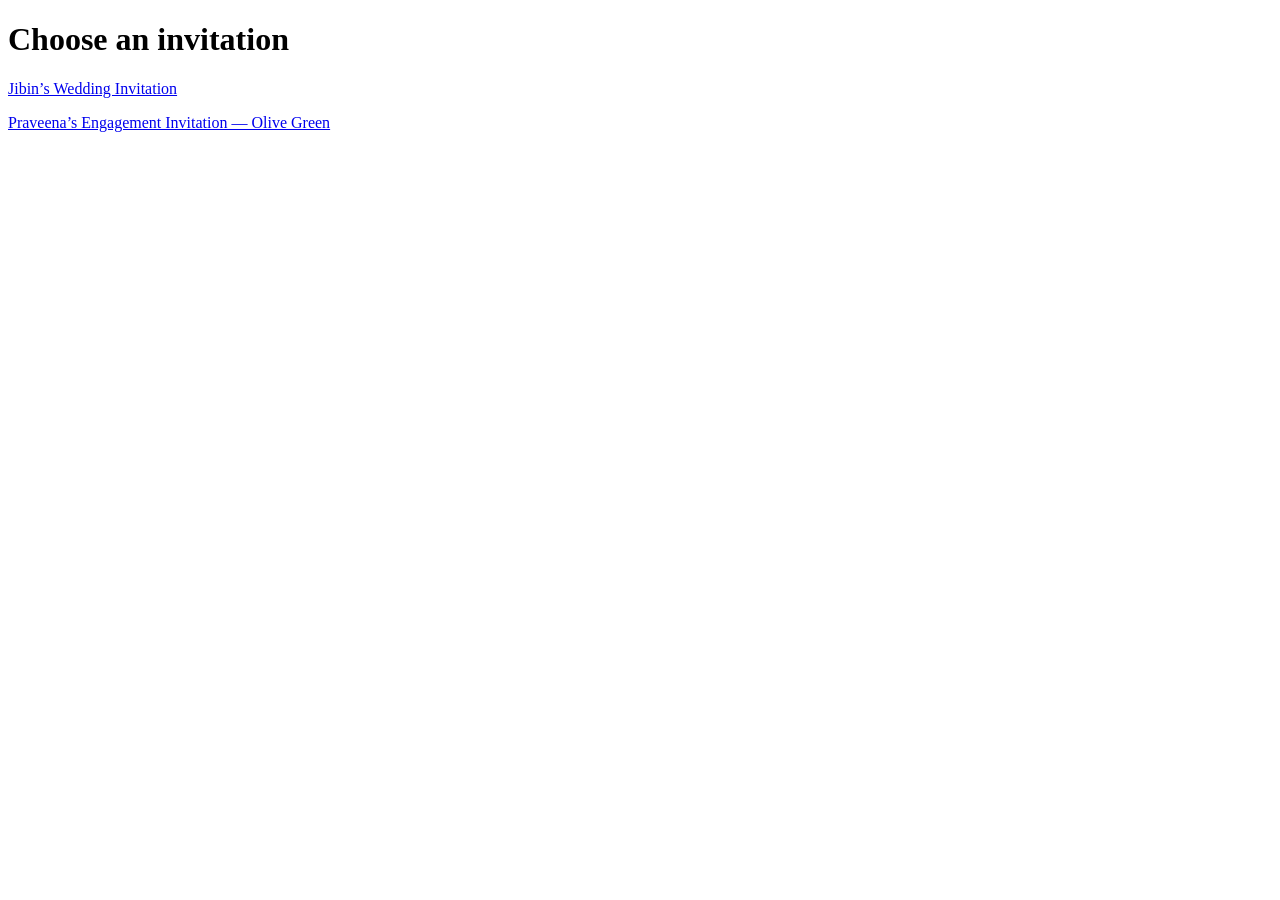
<file: index.html>
<!doctype html>
<html lang="en">
  <head>
    <meta charset="utf-8" />
    <meta name="viewport" content="width=device-width, initial-scale=1" />
    <title>Praveena &amp; Jibin — Invitations</title>
  </head>
  <body>
    <h1>Choose an invitation</h1>
    <!-- <p><a href="./Option%201%20-%20Olive%20green/">Option 1 — Olive Green (will delete. soon if not needed)</a></p> -->
    <!-- <p><a href="./Burgandy%20Bride%20engagement/">Praveena’s Engagement Invitation</a></p> -->
    <p><a href="./Burgandy%20Groom%20wedding/">Jibin’s Wedding Invitation</a></p>
    <p><a href="./Burgandy%20to%20olive%20green%20Bride%20engagement/">Praveena’s Engagement Invitation — Olive Green</a></p>
  </body>
</html>
</file>
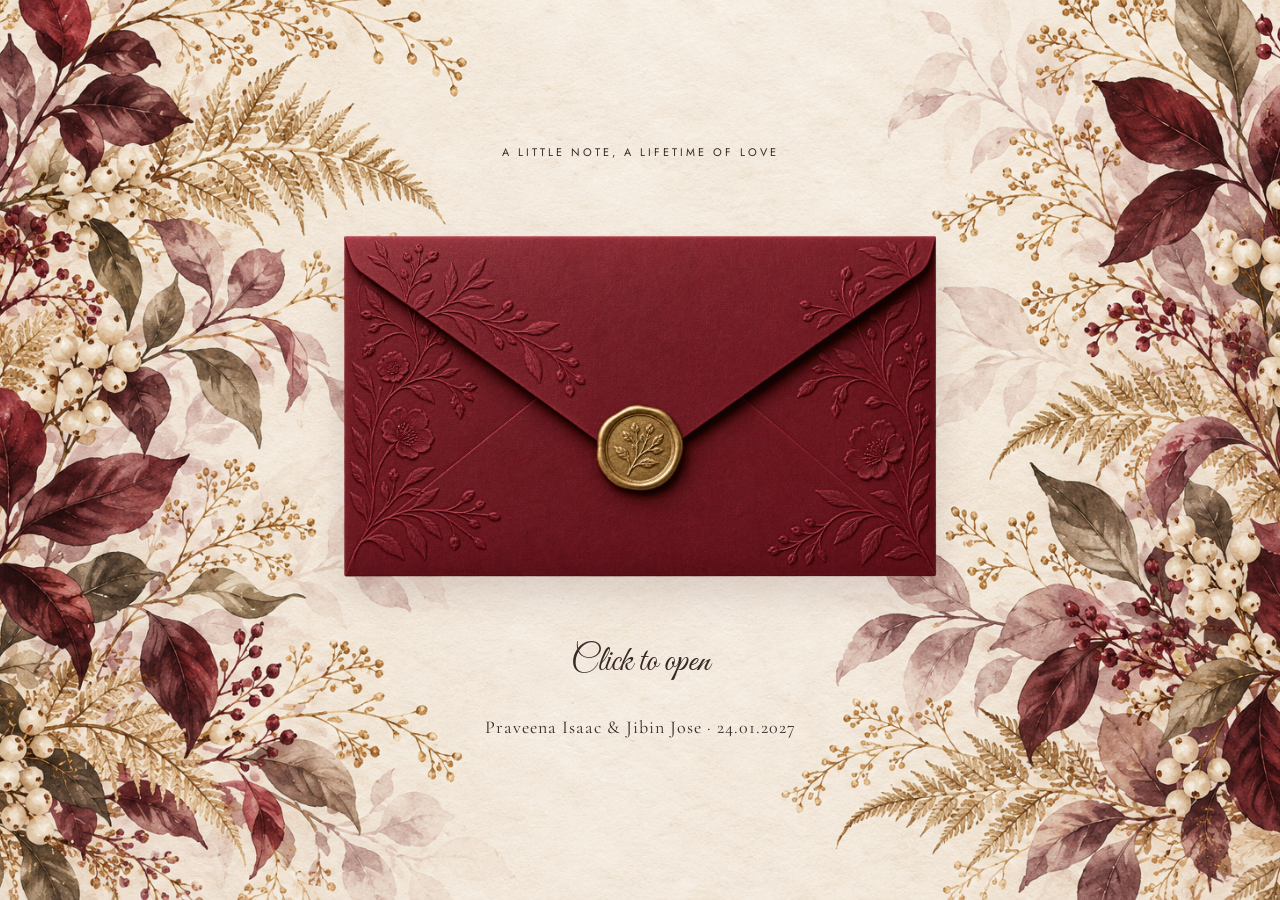
<file: Burgandy Bride engagement/index.html>
<!doctype html>
<html lang="en">
  <head>
    <meta charset="utf-8" />
    <meta name="viewport" content="width=device-width, initial-scale=1" />
    <meta name="theme-color" content="#421a20" />
    <meta
      name="description"
      content="Join Praveena Isaac and Jibin Jose for their engagement, 24 January 2027 at 11 AM IST. Ceremony at Angamaly Basilica Church and lunch at Carnation Convention Centre, Angamaly."
    />
    <title>Praveena Isaac & Jibin Jose · Our Engagement</title>
    <!-- Add you website link here -->
    <!-- Replace https://example.com in all four URL fields below before publishing. -->
    <link rel="canonical" href="https://example.com/" />
    <meta property="og:url" content="https://example.com/" />
    <meta property="og:image" content="https://example.com/assets/engagement-share.jpg" />
    <meta name="twitter:image" content="https://example.com/assets/engagement-share.jpg" />
    <meta property="og:type" content="website" />
    <meta property="og:title" content="Praveena Isaac &amp; Jibin Jose · You're Invited" />
    <meta
      property="og:description"
      content="24 January 2027 · 11 AM IST. Ceremony at Angamaly Basilica Church, followed by lunch at Carnation Convention Centre, Angamaly."
    />
    <meta property="og:image:type" content="image/jpeg" />
    <meta property="og:image:width" content="1200" />
    <meta property="og:image:height" content="630" />
    <meta property="og:image:alt" content="Praveena Isaac and Jibin Jose's engagement invitation, 24 January 2027 at 11 AM IST, Angamaly." />
    <meta name="twitter:card" content="summary_large_image" />
    <meta name="twitter:title" content="Praveena Isaac &amp; Jibin Jose · You're Invited" />
    <meta name="twitter:description" content="24 January 2027 · 11 AM IST · Angamaly. Join us for our engagement and lunch." />
    <link
      rel="icon"
      href="data:image/svg+xml,%3Csvg xmlns='http://www.w3.org/2000/svg' viewBox='0 0 64 64'%3E%3Crect width='64' height='64' rx='32' fill='%23421a20'/%3E%3Ctext x='32' y='43' text-anchor='middle' font-size='39' font-family='serif' fill='%23e5d1a7'%3E%26%3C/text%3E%3C/svg%3E"
    />
    <link rel="preconnect" href="https://fonts.googleapis.com" />
    <link rel="preconnect" href="https://fonts.gstatic.com" crossorigin />
    <link
      href="https://fonts.googleapis.com/css2?family=Cormorant+Garamond:ital,wght@0,400;0,500;0,600;1,400&family=Great+Vibes&family=Jost:wght@300;400;500&display=swap"
      rel="stylesheet"
    />
    <link rel="stylesheet" href="style.css" />
    <link rel="stylesheet" href="../invitation-updates.css" />
    <script src="photos.js" defer></script>
    <script src="script.js" defer></script>
  </head>
  <body>
    <main>
      <section id="cover" class="cover">
        <p class="cover-note">A LITTLE NOTE, A LIFETIME OF LOVE</p>
        <button
          id="open-invitation"
          class="sealed-envelope"
          aria-label="Open Praveena Isaac and Jibin Jose’s engagement invitation"
        >
          <img
            src="assets/burgundy-envelope.png"
            alt="A horizontal burgundy envelope with embossed botanicals and an antique gold wax seal"
            fetchpriority="high"
          />
        </button>
        <p class="script">Click to open</p>
        <p class="cover-names">Praveena Isaac & Jibin Jose · 24.01.2027</p>
      </section>
      <div id="pages" hidden>
        <section
          id="invitation"
          class="page invitation-page"
          aria-label="The invitation"
        >
          <div class="lace-invitation">
            <div class="invitation-copy">
              <blockquote class="invitation-verse">
                <p>“God is love. Whoever lives in love lives in God.”</p>
                <cite>1 John 4:16</cite>
              </blockquote>
              <div class="family-details bride-family">
                <p class="family-parents">Mrs. Anitha Isaac &amp; Mr Isaac Eapen</p>
                <p class="family-address">Karoor House, Angamaly, Ernakulam</p>
              </div>
              <p class="invitation-intro">Solicit your prayers and esteemed presence with family on the auspicious occasion of the betrothal of our daughter</p>
              <h1><span>Praveena Isaac</span><i>with</i><span>Jibin Jose</span></h1>
              <div class="family-details groom-family">
                <p>Son of</p>
                <p class="family-parents">
                  Mrs. Valsa Jose<br />&amp; Late Mr Jose M L
                </p>
                <p class="family-address">Mechery House, Meloor, Thrissur</p>
              </div>
              <div class="date-art">
                <strong>24</strong>
                <div><em>January</em><span>2027</span></div>
              </div>
              <p>SUNDAY · 11:00 AM</p>
              <p class="invitation-blessing">Requesting your presence and blessings</p>
            </div>
          </div>
          <div class="scrapbook">
            <img class="scrapbook-flower" src="assets/florals.png" alt="" />
            <button
              id="record"
              class="record"
              aria-label="Play background music"
              aria-pressed="false"
            >
              <span>CLICK TO LISTEN</span><i aria-hidden="true">♫</i
              ><small>OUR LOVE SONG</small>
            </button>
            <div class="calendar">
              <span class="script">January</span><span class="year">2027</span>
              <table aria-label="January 2027; engagement on Sunday the 24th">
                <thead>
                  <tr>
                    <th scope="col">S</th>
                    <th scope="col">M</th>
                    <th scope="col">T</th>
                    <th scope="col">W</th>
                    <th scope="col">T</th>
                    <th scope="col">F</th>
                    <th scope="col">S</th>
                  </tr>
                </thead>
                <tbody>
                  <tr>
                    <td></td>
                    <td></td>
                    <td></td>
                    <td></td>
                    <td></td>
                    <td>1</td>
                    <td>2</td>
                  </tr>
                  <tr>
                    <td>3</td>
                    <td>4</td>
                    <td>5</td>
                    <td>6</td>
                    <td>7</td>
                    <td>8</td>
                    <td>9</td>
                  </tr>
                  <tr>
                    <td>10</td>
                    <td>11</td>
                    <td>12</td>
                    <td>13</td>
                    <td>14</td>
                    <td>15</td>
                    <td>16</td>
                  </tr>
                  <tr>
                    <td>17</td>
                    <td>18</td>
                    <td>19</td>
                    <td>20</td>
                    <td>21</td>
                    <td>22</td>
                    <td>23</td>
                  </tr>
                  <tr>
                    <td class="selected-day">24</td>
                    <td>25</td>
                    <td>26</td>
                    <td>27</td>
                    <td>28</td>
                    <td>29</td>
                    <td>30</td>
                  </tr>
                  <tr>
                    <td>31</td>
                    <td></td>
                    <td></td>
                    <td></td>
                    <td></td>
                    <td></td>
                    <td></td>
                  </tr>
                </tbody>
              </table>
              <p>24.01.2027</p>
              <span class="script initials">P | J</span>
            </div>
            <a
              href="#gallery"
              class="portrait-link"
              aria-label="View our moments"
              ><span class="script">P<br /><i>&</i><br />J</span
              ><img src="assets/florals.png" alt=""
            /></a>
            <a class="details-token" href="#details"
              ><span class="script">Details</span><span>& FAQs</span></a
            >
            <div class="polaroids" aria-hidden="true">
              <span class="polaroid one"
                ><i>P & J</i><small>our forever</small></span
              ><span class="polaroid two"
                ><i>24.01.27</i><small>begins here</small></span
              >
            </div>
            <a class="story-heart" href="#story"
              ><span>SEE</span
              ><span class="script">Our<br />Love Story</span></a
            >
          </div>
          <div class="with-love">
            With Love<br /><span class="script">Praveena Isaac and Jibin Jose</span>
          </div>
          <div class="countdown" aria-label="Countdown to the engagement">
            <div><strong id="days">—</strong><span>DAYS</span></div>
            <div><strong id="hours">—</strong><span>HOURS</span></div>
            <div><strong id="minutes">—</strong><span>MINUTES</span></div>
            <div><strong id="seconds">—</strong><span>SECONDS</span></div>
          </div>
          <a class="calendar-download" href="wedding.ics" download
            >ADD TO YOUR CALENDAR</a
          >
        </section>
        <section id="story" class="page story-page">
          <h2><span class="script">our</span><br />L♡VE STORY</h2>
          <div class="story-paper">
            <span class="script">We</span>
            <p>
              Some things are simply meant to be.<br />After all the little
              moments that brought us here,<br />we can’t wait to share this one
              with you.
            </p>
            <p>
              Join us for a day filled with love, laughter,<br />and the
              blessings of our family and friends.
            </p>
            <p>Together is a beautiful place to be.</p>
            <span class="script signing">With love, P & J</span>
          </div>
          <a class="back-strip" href="#invitation">‹ BACK TO INVITATION PAGE</a>
        </section>
        <section id="details" class="page details-page">
          <div class="candle-banner">
            <h2>Our Engagement’s<span class="script">Details</span></h2>
          </div>
          <div class="celebration-details">
            <p class="eyebrow">A DAY TO REMEMBER</p>
            <h2 class="script">The celebration</h2>
            <p>Sunday, 24 January 2027<br /><strong>11:00 AM IST</strong></p>
            <div class="celebration-venues">
              <article class="celebration-venue">
                <svg class="venue-icon" viewBox="0 0 64 64" fill="none" stroke="currentColor" stroke-width="1.5" aria-hidden="true">
                  <path d="M32 3v14m-6-9h12M14 59V32l18-15 18 15v27H14Zm11 0V43a7 7 0 0 1 14 0v16M20 33h4m16 0h4" />
                  <circle cx="32" cy="29" r="4" />
                </svg>
                <h3>The ceremony</h3>
                <p class="venue-name">Angamaly Basilica Church</p>
                <p>Angamaly, Ernakulam</p>
              </article>
              <article class="celebration-venue">
                <svg class="venue-icon" viewBox="0 0 64 64" fill="none" stroke="currentColor" stroke-width="1.5" aria-hidden="true">
                  <circle cx="34" cy="32" r="19" /><circle cx="34" cy="32" r="14" />
                  <path d="M7 9v15c0 6 8 6 8 0V9m-4 0v48M58 9v48m0-48c-7 8-7 24 0 24" />
                </svg>
                <h3>Lunch</h3>
                <p class="venue-name">Carnation Convention Centre</p>
                <p>Angamaly, Ernakulam</p>
              </article>
            </div>
            <p class="venue-distance">The church and lunch venue are approximately 100 metres apart.</p>
            <p>
              With our families by our side,<br />we would be delighted to have
              you join us.
            </p>
            <a class="gold-button" href="#location">DIRECTIONS TO LUNCH</a>
          </div>
          <div id="location" class="location">
            <h2 class="script">Join us for lunch</h2>
            <h3>Carnation Convention Centre</h3>
            <p>
              Near St. Mary’s Jacobite Syrian Soonoro Cathedral<br />Angamaly,
              Kerala 683572
            </p>
            <iframe
              title="Map of Carnation Convention Centre, Angamaly"
              src="https://maps.google.com/maps?q=Carnation%20Convention%20Centre%2C%20Angamaly%2C%20Kerala&amp;z=15&amp;output=embed"
              loading="lazy"
              referrerpolicy="no-referrer-when-downgrade"
              allowfullscreen
            ></iframe
            ><a
              class="gold-button"
              href="https://www.google.com/maps/dir/?api=1&amp;destination=Carnation%20Convention%20Centre%2C%20Angamaly%2C%20Kerala%20683572&amp;travelmode=driving&amp;dir_action=navigate"
              target="_blank"
              rel="noopener"
              >GET DIRECTIONS</a
            >
            <p class="map-note">
              Opens Google Maps with directions from your current location.<br />If
              location access is unavailable, enter your starting point in Maps.
            </p>
          </div>
          <div class="thin-strip"></div>
          <article class="ceremony-panel">
            <h2 class="script">Our engagement</h2>
            <div class="rings" aria-hidden="true">⚭</div>
            <p>Sunday, 24 January 2027</p>
            <div class="heart-rule">♡</div>
            <p class="ceremony-time">11:00 AM IST</p>
            <p>
              With our families by our side,<br />we would be delighted to have
              you join us.
            </p>
          </article>
          <div class="gift-note">
            <h2 class="script">A note on gifts</h2>
            <p>
              Your presence and blessings are the greatest gifts.<br />We look
              forward to sharing this special day with you.
            </p>
          </div>
          <div class="thin-strip"></div>
          <section id="questions" class="faq">
            <h2 class="script">FAQs</h2>
            <details open>
              <summary>When does the engagement begin?</summary>
              <p>
                Our engagement begins at 11:00 AM IST on Sunday, 24 January
                2027. We look forward to welcoming you.
              </p>
            </details>
            <details open>
              <summary>Where are the ceremony and lunch?</summary>
              <p>
                The ceremony is at Angamaly Basilica Church, followed by lunch
                at Carnation Convention Centre, Angamaly. The venues are
                approximately 100 metres apart. The map and directions above
                take you to the lunch venue.
              </p>
            </details>
          </section>
          <a class="back-strip" href="#invitation">‹ BACK TO INVITATION PAGE</a>
        </section>
        <section id="gallery" class="page gallery-page">
          <h2 class="script">Our moments</h2>
          <div id="gallery-empty" class="gallery-empty">
            <span class="script">Praveena Isaac & Jibin Jose</span>
            <p>Our photographs will be here soon.</p>
          </div>
          <div id="gallery-ready" hidden>
            <button
              id="gallery-open"
              class="gallery-open"
              aria-label="View photograph full size"
            >
              <img id="gallery-image" alt="" />
            </button>
            <div class="gallery-controls">
              <button id="gallery-prev" aria-label="Previous photograph">
                ‹</button
              ><span id="gallery-count"></span
              ><button id="gallery-next" aria-label="Next photograph">›</button
              ><button id="gallery-pause" aria-pressed="false">
                Pause slideshow
              </button>
            </div>
            <p>Tap a photograph to view it on its own.</p>
          </div>
          <a class="back-strip" href="#invitation">‹ BACK TO INVITATION PAGE</a>
        </section>
        <footer>
          <span>24th <i class="script">January</i> 2027</span>
          <p>Praveena Isaac & Jibin Jose</p>
          <address class="invitation-contact" aria-label="Invitation contact">
            <p class="contact-greeting">With love &amp; warm regards</p>
            <p class="contact-name">Pronoy K Isaac</p>
            <p class="contact-phones"><span>Mob :</span> <a href="tel:+919446217222">9446217222</a><span>,</span> <a href="tel:+918330053530">8330053530</a></p>
          </address>
          <button id="close-invitation">Close the invitation</button>
        </footer>
      </div>
    </main>
    <dialog id="photo-viewer" aria-label="Photograph viewer">
      <button id="viewer-close" aria-label="Close photograph">×</button>
      <figure>
        <img id="viewer-image" alt="" />
        <figcaption id="viewer-caption"></figcaption>
      </figure>
      <div class="viewer-controls">
        <button id="viewer-prev" aria-label="Previous photograph">‹</button
        ><button id="viewer-next" aria-label="Next photograph">›</button>
      </div>
    </dialog>
    <audio id="music" src="assets/halo.mp3" loop preload="none"></audio>
  </body>
</html>
</file>
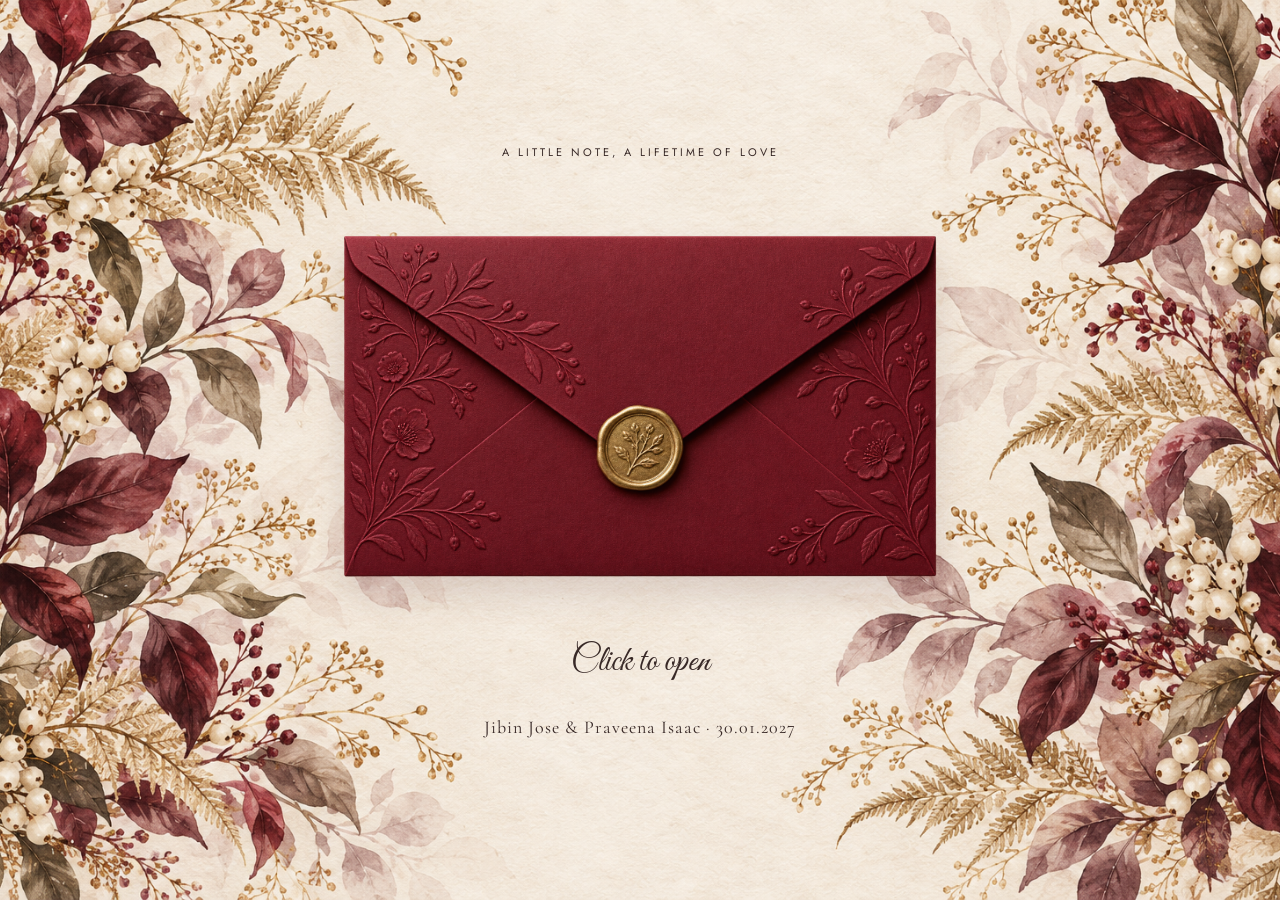
<file: Burgandy Groom wedding/index.html>
<!doctype html>
<html lang="en">
  <head>
    <meta charset="utf-8" />
    <meta name="viewport" content="width=device-width, initial-scale=1" />
    <meta name="theme-color" content="#421a20" />
    <meta
      name="description"
      content="Join Jibin Jose and Praveena Isaac for their wedding, 30 January 2027 at 10:30 AM IST. Ceremony at Sacred Heart Church Thiruhridayakunnu and lunch at Sacred Heart Parish Hall, Meloor."
    />
    <title>Jibin Jose & Praveena Isaac · Our Wedding</title>
    <!-- Add you website link here -->
    <!-- Replace https://example.com in all four URL fields below before publishing. -->
    <link rel="canonical" href="https://example.com/" />
    <meta property="og:url" content="https://example.com/" />
    <meta property="og:image" content="https://example.com/assets/wedding-share.jpg" />
    <meta name="twitter:image" content="https://example.com/assets/wedding-share.jpg" />
    <meta property="og:type" content="website" />
    <meta property="og:title" content="Jibin Jose &amp; Praveena Isaac · You're Invited" />
    <meta
      property="og:description"
      content="30 January 2027 · 10:30 AM IST. Ceremony at Sacred Heart Church Thiruhridayakunnu, followed by lunch at Sacred Heart Parish Hall, Meloor."
    />
    <meta property="og:image:type" content="image/jpeg" />
    <meta property="og:image:width" content="1200" />
    <meta property="og:image:height" content="630" />
    <meta property="og:image:alt" content="Jibin Jose and Praveena Isaac's wedding invitation, 30 January 2027 at 10:30 AM IST, Meloor." />
    <meta name="twitter:card" content="summary_large_image" />
    <meta name="twitter:title" content="Jibin Jose &amp; Praveena Isaac · You're Invited" />
    <meta name="twitter:description" content="30 January 2027 · 10:30 AM IST · Meloor. Join us for our wedding and lunch." />
    <link
      rel="icon"
      href="data:image/svg+xml,%3Csvg xmlns='http://www.w3.org/2000/svg' viewBox='0 0 64 64'%3E%3Crect width='64' height='64' rx='32' fill='%23421a20'/%3E%3Ctext x='32' y='43' text-anchor='middle' font-size='39' font-family='serif' fill='%23e5d1a7'%3E%26%3C/text%3E%3C/svg%3E"
    />
    <link rel="preconnect" href="https://fonts.googleapis.com" />
    <link rel="preconnect" href="https://fonts.gstatic.com" crossorigin />
    <link
      href="https://fonts.googleapis.com/css2?family=Cormorant+Garamond:ital,wght@0,400;0,500;0,600;1,400&family=Great+Vibes&family=Jost:wght@300;400;500&display=swap"
      rel="stylesheet"
    />
    <link rel="stylesheet" href="style.css" />
    <link rel="stylesheet" href="../invitation-updates.css" />
    <script src="photos.js" defer></script>
    <script src="script.js" defer></script>
  </head>
  <body>
    <main>
      <section id="cover" class="cover">
        <p class="cover-note">A LITTLE NOTE, A LIFETIME OF LOVE</p>
        <button
          id="open-invitation"
          class="sealed-envelope"
          aria-label="Open Jibin Jose and Praveena Isaac’s wedding invitation"
        >
          <img
            src="assets/burgundy-envelope.png"
            alt="A horizontal burgundy envelope with embossed botanicals and an antique gold wax seal"
            fetchpriority="high"
          />
        </button>
        <p class="script">Click to open</p>
        <p class="cover-names">Jibin Jose & Praveena Isaac · 30.01.2027</p>
      </section>
      <div id="pages" hidden>
        <section
          id="invitation"
          class="page invitation-page"
          aria-label="The invitation"
        >
          <div class="lace-invitation">
            <div class="invitation-copy">
              <blockquote class="invitation-verse">
                <p>“God is love. Whoever lives in love lives in God.”</p>
                <cite>1 John 4:16</cite>
              </blockquote>
              <div class="family-details groom-family">
                <p class="family-parents">Mrs. Valsa Jose<br />&amp; Late Mr Jose M L</p>
                <p class="family-address">Mechery House, Meloor, Thrissur</p>
              </div>
              <p class="invitation-intro">Solicit your prayers and esteemed presence with family on the auspicious occasion of the marriage of our son</p>
              <h1><span>Jibin Jose</span><i>with</i><span>Praveena Isaac</span></h1>
              <div class="family-details bride-family">
                <p>Daughter of</p>
                <p class="family-parents">Mrs. Anitha Isaac &amp; Mr Isaac Eapen</p>
                <p class="family-address">Karoor House, Angamaly, Ernakulam</p>
              </div>
              <div class="date-art">
                <strong>30</strong>
                <div><em>January</em><span>2027</span></div>
              </div>
              <p>SATURDAY · 10:30 AM</p>
              <p class="invitation-blessing">Requesting your presence and blessings</p>
            </div>
          </div>
          <div class="scrapbook">
            <img class="scrapbook-flower" src="assets/florals.png" alt="" />
            <button
              id="record"
              class="record"
              aria-label="Play background music"
              aria-pressed="false"
            >
              <span>CLICK TO LISTEN</span><i aria-hidden="true">♫</i
              ><small>OUR LOVE SONG</small>
            </button>
            <div class="calendar">
              <span class="script">January</span><span class="year">2027</span>
              <table aria-label="January 2027; wedding on Saturday the 30th">
                <thead>
                  <tr>
                    <th scope="col">S</th>
                    <th scope="col">M</th>
                    <th scope="col">T</th>
                    <th scope="col">W</th>
                    <th scope="col">T</th>
                    <th scope="col">F</th>
                    <th scope="col">S</th>
                  </tr>
                </thead>
                <tbody>
                  <tr>
                    <td></td>
                    <td></td>
                    <td></td>
                    <td></td>
                    <td></td>
                    <td>1</td>
                    <td>2</td>
                  </tr>
                  <tr>
                    <td>3</td>
                    <td>4</td>
                    <td>5</td>
                    <td>6</td>
                    <td>7</td>
                    <td>8</td>
                    <td>9</td>
                  </tr>
                  <tr>
                    <td>10</td>
                    <td>11</td>
                    <td>12</td>
                    <td>13</td>
                    <td>14</td>
                    <td>15</td>
                    <td>16</td>
                  </tr>
                  <tr>
                    <td>17</td>
                    <td>18</td>
                    <td>19</td>
                    <td>20</td>
                    <td>21</td>
                    <td>22</td>
                    <td>23</td>
                  </tr>
                  <tr>
                    <td>24</td>
                    <td>25</td>
                    <td>26</td>
                    <td>27</td>
                    <td>28</td>
                    <td>29</td>
                    <td class="selected-day">30</td>
                  </tr>
                  <tr>
                    <td>31</td>
                    <td></td>
                    <td></td>
                    <td></td>
                    <td></td>
                    <td></td>
                    <td></td>
                  </tr>
                </tbody>
              </table>
              <p>30.01.2027</p>
              <span class="script initials">J | P</span>
            </div>
            <a
              href="#gallery"
              class="portrait-link"
              aria-label="View our moments"
              ><span class="script">P<br /><i>&</i><br />J</span
              ><img src="assets/florals.png" alt=""
            /></a>
            <a class="details-token" href="#details"
              ><span class="script">Details</span><span>& FAQs</span></a
            >
            <div class="polaroids" aria-hidden="true">
              <span class="polaroid one"
                ><i>J & P</i><small>our forever</small></span
              ><span class="polaroid two"
                ><i>30.01.27</i><small>begins here</small></span
              >
            </div>
            <a class="story-heart" href="#story"
              ><span>SEE</span
              ><span class="script">Our<br />Love Story</span></a
            >
          </div>
          <div class="with-love">
            With Love<br /><span class="script">Jibin Jose and Praveena Isaac</span>
          </div>
          <div class="countdown" aria-label="Countdown to the wedding">
            <div><strong id="days">—</strong><span>DAYS</span></div>
            <div><strong id="hours">—</strong><span>HOURS</span></div>
            <div><strong id="minutes">—</strong><span>MINUTES</span></div>
            <div><strong id="seconds">—</strong><span>SECONDS</span></div>
          </div>
          <a class="calendar-download" href="wedding.ics" download
            >ADD TO YOUR CALENDAR</a
          >
        </section>
        <section id="story" class="page story-page">
          <h2><span class="script">our</span><br />L♡VE STORY</h2>
          <div class="story-paper">
            <span class="script">We</span>
            <p>
              Some things are simply meant to be.<br />After all the little
              moments that brought us here,<br />we can’t wait to share this one
              with you.
            </p>
            <p>
              Join us for a day filled with love, laughter,<br />and the
              blessings of our family and friends.
            </p>
            <p>Together is a beautiful place to be.</p>
            <span class="script signing">With love, J & P</span>
          </div>
          <a class="back-strip" href="#invitation">‹ BACK TO INVITATION PAGE</a>
        </section>
        <section id="details" class="page details-page">
          <div class="candle-banner">
            <h2>Our Wedding’s<span class="script">Details</span></h2>
          </div>
          <div class="celebration-details">
            <p class="eyebrow">A DAY TO REMEMBER</p>
            <h2 class="script">The celebration</h2>
            <p>Saturday, 30 January 2027<br /><strong>10:30 AM IST</strong></p>
            <div class="celebration-venues">
              <article class="celebration-venue">
                <svg class="venue-icon" viewBox="0 0 64 64" fill="none" stroke="currentColor" stroke-width="1.5" aria-hidden="true">
                  <path d="M32 3v14m-6-9h12M14 59V32l18-15 18 15v27H14Zm11 0V43a7 7 0 0 1 14 0v16M20 33h4m16 0h4" />
                  <circle cx="32" cy="29" r="4" />
                </svg>
                <h3>The ceremony</h3>
                <p class="venue-name">Sacred Heart Church Thiruhridayakunnu</p>
                <p>Meloor, Thrissur</p>
              </article>
              <article class="celebration-venue">
                <svg class="venue-icon" viewBox="0 0 64 64" fill="none" stroke="currentColor" stroke-width="1.5" aria-hidden="true">
                  <circle cx="34" cy="32" r="19" /><circle cx="34" cy="32" r="14" />
                  <path d="M7 9v15c0 6 8 6 8 0V9m-4 0v48M58 9v48m0-48c-7 8-7 24 0 24" />
                </svg>
                <h3>Lunch</h3>
                <p class="venue-name">Sacred Heart Parish Hall</p>
                <p>Near Sacred Heart Church Thiruhridayakunnu</p>
              </article>
            </div>
            <p class="venue-distance">Lunch follows the ceremony at Sacred Heart Parish Hall, Meloor.</p>
            <p>
              With our families by our side,<br />we would be delighted to have
              you join us.
            </p>
            <a class="gold-button" href="#location">DIRECTIONS TO LUNCH</a>
          </div>
          <div id="location" class="location">
            <h2 class="script">Join us for lunch</h2>
            <h3>Sacred Heart Parish Hall</h3>
            <p>
              Near Sacred Heart Church Thiruhridayakunnu<br />Palappilli Road, Meloor, Kerala 680311
            </p>
            <iframe
              title="Map of Sacred Heart Parish Hall, Meloor"
              src="https://maps.google.com/maps?q=Sacred%20Heart%20Parish%20Hall%2C%2079PF%2B9FJ%2C%20Palappilli%20Road%2C%20Meloor%2C%20Kerala%20680311&amp;z=16&amp;output=embed"
              loading="lazy"
              referrerpolicy="no-referrer-when-downgrade"
              allowfullscreen
            ></iframe
            ><a
              class="gold-button"
              href="https://www.google.com/maps/dir/?api=1&amp;destination=Sacred%20Heart%20Parish%20Hall%2C%2079PF%2B9FJ%2C%20Palappilli%20Road%2C%20Meloor%2C%20Kerala%20680311&amp;travelmode=driving&amp;dir_action=navigate"
              target="_blank"
              rel="noopener"
              >GET DIRECTIONS</a
            >
            <p class="map-note">
              Opens Google Maps with directions from your current location.<br />If
              location access is unavailable, enter your starting point in Maps.
            </p>
          </div>
          <div class="thin-strip"></div>
          <article class="ceremony-panel">
            <h2 class="script">Our wedding</h2>
            <div class="rings" aria-hidden="true">⚭</div>
            <p>Saturday, 30 January 2027</p>
            <div class="heart-rule">♡</div>
            <p class="ceremony-time">10:30 AM IST</p>
            <p>
              With our families by our side,<br />we would be delighted to have
              you join us.
            </p>
          </article>
          <div class="gift-note">
            <h2 class="script">A note on gifts</h2>
            <p>
              Your presence and blessings are the greatest gifts.<br />We look
              forward to sharing this special day with you.
            </p>
          </div>
          <div class="thin-strip"></div>
          <section id="questions" class="faq">
            <h2 class="script">FAQs</h2>
            <details open>
              <summary>When does the wedding begin?</summary>
              <p>
                Our wedding begins at 10:30 AM IST on Saturday, 30 January
                2027. We look forward to welcoming you.
              </p>
            </details>
            <details open>
              <summary>Where are the ceremony and lunch?</summary>
              <p>
                The ceremony is at Sacred Heart Church Thiruhridayakunnu, followed by lunch
                at Sacred Heart Parish Hall, Meloor.  The map and directions above
                take you to the lunch venue.
              </p>
            </details>
          </section>
          <a class="back-strip" href="#invitation">‹ BACK TO INVITATION PAGE</a>
        </section>
        <section id="gallery" class="page gallery-page">
          <h2 class="script">Our moments</h2>
          <div id="gallery-empty" class="gallery-empty">
            <span class="script">Jibin Jose & Praveena Isaac</span>
            <p>Our photographs will be here soon.</p>
          </div>
          <div id="gallery-ready" hidden>
            <button
              id="gallery-open"
              class="gallery-open"
              aria-label="View photograph full size"
            >
              <img id="gallery-image" alt="" />
            </button>
            <div class="gallery-controls">
              <button id="gallery-prev" aria-label="Previous photograph">
                ‹</button
              ><span id="gallery-count"></span
              ><button id="gallery-next" aria-label="Next photograph">›</button
              ><button id="gallery-pause" aria-pressed="false">
                Pause slideshow
              </button>
            </div>
            <p>Tap a photograph to view it on its own.</p>
          </div>
          <a class="back-strip" href="#invitation">‹ BACK TO INVITATION PAGE</a>
        </section>
        <footer>
          <span>30th <i class="script">January</i> 2027</span>
          <p>Jibin Jose & Praveena Isaac</p>
          <address class="invitation-contact" aria-label="Invitation contact">
            <p class="contact-greeting">With love &amp; warm regards</p>
            <p class="contact-name">Pronoy K Isaac</p>
            <p class="contact-phones"><span>Mob :</span> <a href="tel:+919446217222">9446217222</a><span>,</span> <a href="tel:+918330053530">8330053530</a></p>
          </address>
          <button id="close-invitation">Close the invitation</button>
        </footer>
      </div>
    </main>
    <dialog id="photo-viewer" aria-label="Photograph viewer">
      <button id="viewer-close" aria-label="Close photograph">×</button>
      <figure>
        <img id="viewer-image" alt="" />
        <figcaption id="viewer-caption"></figcaption>
      </figure>
      <div class="viewer-controls">
        <button id="viewer-prev" aria-label="Previous photograph">‹</button
        ><button id="viewer-next" aria-label="Next photograph">›</button>
      </div>
    </dialog>
    <audio id="music" src="assets/halo.mp3" loop preload="none"></audio>
  </body>
</html>
</file>
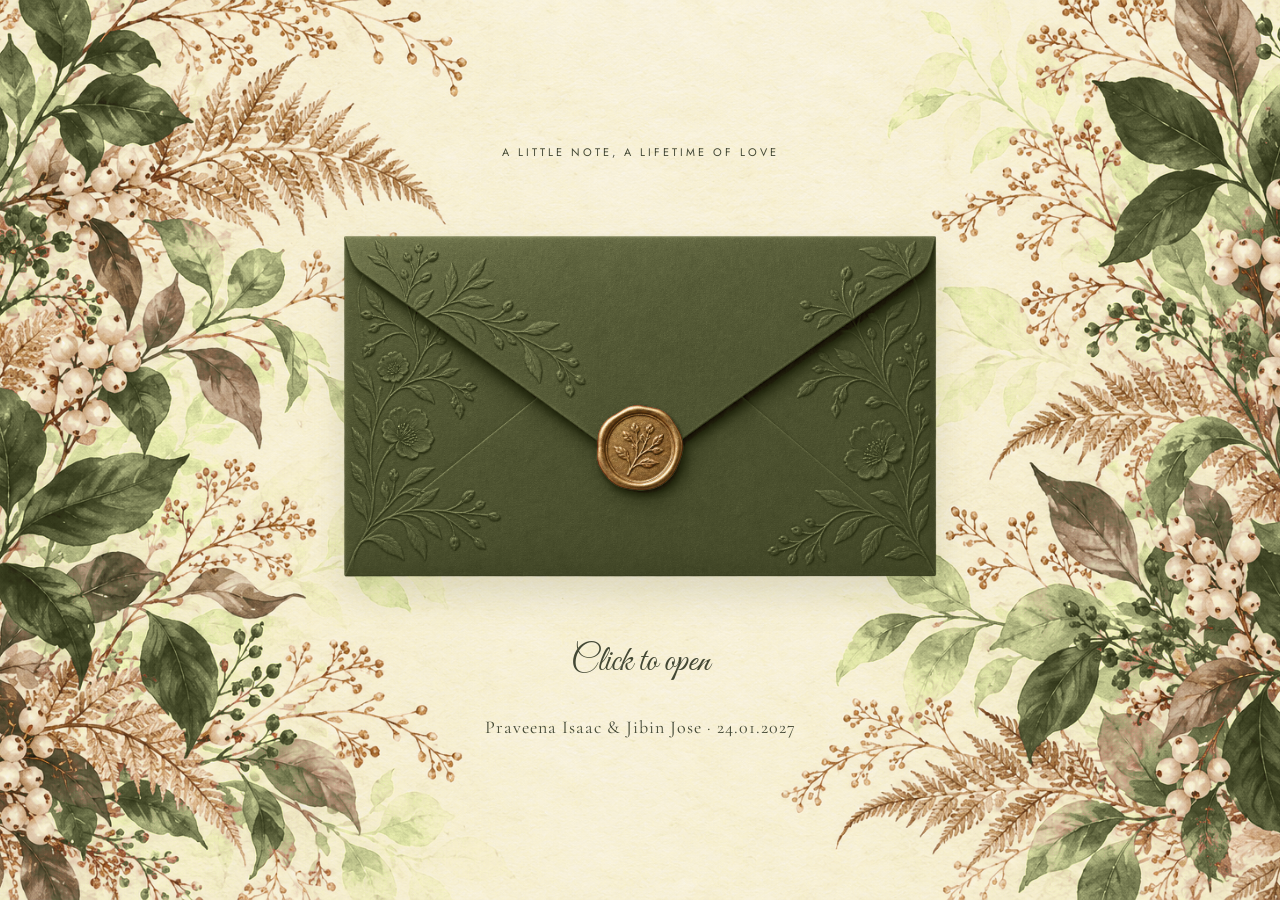
<file: Burgandy to olive green Bride engagement/index.html>
<!doctype html>
<html lang="en">
  <head>
    <meta charset="utf-8" />
    <meta name="viewport" content="width=device-width, initial-scale=1" />
    <meta name="theme-color" content="#626749" />
    <meta
      name="description"
      content="Join Praveena Isaac and Jibin Jose for their engagement, 24 January 2027 at 11 AM IST. Ceremony at Angamaly Basilica Church and lunch at Carnation Convention Centre, Angamaly."
    />
    <title>Praveena Isaac & Jibin Jose · Our Engagement</title>
    <!-- Add you website link here -->
    <!-- Replace https://example.com in all four URL fields below before publishing. -->
    <link rel="canonical" href="https://example.com/" />
    <meta property="og:url" content="https://example.com/" />
    <meta property="og:image" content="https://example.com/assets/engagement-share.jpg" />
    <meta name="twitter:image" content="https://example.com/assets/engagement-share.jpg" />
    <meta property="og:type" content="website" />
    <meta property="og:title" content="Praveena Isaac &amp; Jibin Jose · You're Invited" />
    <meta
      property="og:description"
      content="24 January 2027 · 11 AM IST. Ceremony at Angamaly Basilica Church, followed by lunch at Carnation Convention Centre, Angamaly."
    />
    <meta property="og:image:type" content="image/jpeg" />
    <meta property="og:image:width" content="1200" />
    <meta property="og:image:height" content="630" />
    <meta property="og:image:alt" content="Praveena Isaac and Jibin Jose's engagement invitation, 24 January 2027 at 11 AM IST, Angamaly." />
    <meta name="twitter:card" content="summary_large_image" />
    <meta name="twitter:title" content="Praveena Isaac &amp; Jibin Jose · You're Invited" />
    <meta name="twitter:description" content="24 January 2027 · 11 AM IST · Angamaly. Join us for our engagement and lunch." />
    <link
      rel="icon"
      href="data:image/svg+xml,%3Csvg xmlns='http://www.w3.org/2000/svg' viewBox='0 0 64 64'%3E%3Crect width='64' height='64' rx='32' fill='%23626749'/%3E%3Ctext x='32' y='43' text-anchor='middle' font-size='39' font-family='serif' fill='%23e5d1a7'%3E%26%3C/text%3E%3C/svg%3E"
    />
    <link rel="preconnect" href="https://fonts.googleapis.com" />
    <link rel="preconnect" href="https://fonts.gstatic.com" crossorigin />
    <link
      href="https://fonts.googleapis.com/css2?family=Cormorant+Garamond:ital,wght@0,400;0,500;0,600;1,400&family=Great+Vibes&family=Jost:wght@300;400;500&display=swap"
      rel="stylesheet"
    />
    <link rel="stylesheet" href="style.css" />
    <link rel="stylesheet" href="../invitation-updates.css" />
    <script src="photos.js" defer></script>
    <script src="script.js" defer></script>
  </head>
  <body>
    <!-- Selective burgundy-to-olive recoloring preserves the original artwork. -->
    <svg width="0" height="0" aria-hidden="true" style="position:absolute;pointer-events:none" xmlns="http://www.w3.org/2000/svg">
      <defs>
        <filter id="olive-artwork" color-interpolation-filters="sRGB" x="0" y="0" width="100%" height="100%">
          <feColorMatrix in="SourceGraphic" type="matrix" values="0 0 0 0 1  0 0 0 0 1  0 0 0 0 1  12 -12 0 0 -0.15" result="red-mask" />
          <feColorMatrix in="SourceGraphic" type="matrix" values="0 0 0 0 1  0 0 0 0 1  0 0 0 0 1  0 -20 20 0 2" result="wine-mask" />
          <feComposite in="red-mask" in2="wine-mask" operator="in" result="mask" />
          <feColorMatrix in="SourceGraphic" type="matrix" values="0.31 0.59 0.10 0 0.10  0.31 0.59 0.10 0 0.12  0.25 0.48 0.08 0 0.025  0 0 0 1 0" result="olive" />
          <feComposite in="olive" in2="mask" operator="in" result="tinted" />
          <feComposite in="SourceGraphic" in2="mask" operator="out" result="original" />
          <feComposite in="tinted" in2="original" operator="arithmetic" k1="0" k2="1" k3="1" k4="0" />
        </filter>
      </defs>
    </svg>

    <main>
      <section id="cover" class="cover">
        <p class="cover-note">A LITTLE NOTE, A LIFETIME OF LOVE</p>
        <button
          id="open-invitation"
          class="sealed-envelope"
          aria-label="Open Praveena Isaac and Jibin Jose’s engagement invitation"
        >
          <img
            src="assets/burgundy-envelope.png"
            alt="A horizontal olive green envelope with embossed botanicals and an antique gold wax seal"
            fetchpriority="high"
          />
        </button>
        <p class="script">Click to open</p>
        <p class="cover-names">Praveena Isaac & Jibin Jose · 24.01.2027</p>
      </section>
      <div id="pages" hidden>
        <section
          id="invitation"
          class="page invitation-page"
          aria-label="The invitation"
        >
          <div class="lace-invitation">
            <div class="invitation-copy">
              <blockquote class="invitation-verse">
                <p>“God is love. Whoever lives in love lives in God.”</p>
                <cite>1 John 4:16</cite>
              </blockquote>
              <div class="family-details bride-family">
                <p class="family-parents">Mrs. Anitha Isaac &amp; Mr Isaac Eapen</p>
                <p class="family-address">Karoor House, Angamaly, Ernakulam</p>
              </div>
              <p class="invitation-intro">Solicit your prayers and esteemed presence with family on the auspicious occasion of the betrothal of our daughter</p>
              <h1><span>Praveena Isaac</span><i>with</i><span>Jibin Jose</span></h1>
              <div class="family-details groom-family">
                <p>Son of</p>
                <p class="family-parents">
                  Mrs. Valsa Jose<br />&amp; Late Mr Jose M L
                </p>
                <p class="family-address">Mechery House, Meloor, Thrissur</p>
              </div>
              <div class="date-art">
                <strong>24</strong>
                <div><em>January</em><span>2027</span></div>
              </div>
              <p>SUNDAY · 11:00 AM</p>
              <p class="invitation-blessing">Requesting your presence and blessings</p>
            </div>
          </div>
          <div class="scrapbook">
            <img class="scrapbook-flower" src="assets/florals.png" alt="" />
            <button
              id="record"
              class="record"
              aria-label="Play background music"
              aria-pressed="false"
            >
              <span>CLICK TO LISTEN</span><i aria-hidden="true">♫</i
              ><small>OUR LOVE SONG</small>
            </button>
            <div class="calendar">
              <span class="script">January</span><span class="year">2027</span>
              <table aria-label="January 2027; engagement on Sunday the 24th">
                <thead>
                  <tr>
                    <th scope="col">S</th>
                    <th scope="col">M</th>
                    <th scope="col">T</th>
                    <th scope="col">W</th>
                    <th scope="col">T</th>
                    <th scope="col">F</th>
                    <th scope="col">S</th>
                  </tr>
                </thead>
                <tbody>
                  <tr>
                    <td></td>
                    <td></td>
                    <td></td>
                    <td></td>
                    <td></td>
                    <td>1</td>
                    <td>2</td>
                  </tr>
                  <tr>
                    <td>3</td>
                    <td>4</td>
                    <td>5</td>
                    <td>6</td>
                    <td>7</td>
                    <td>8</td>
                    <td>9</td>
                  </tr>
                  <tr>
                    <td>10</td>
                    <td>11</td>
                    <td>12</td>
                    <td>13</td>
                    <td>14</td>
                    <td>15</td>
                    <td>16</td>
                  </tr>
                  <tr>
                    <td>17</td>
                    <td>18</td>
                    <td>19</td>
                    <td>20</td>
                    <td>21</td>
                    <td>22</td>
                    <td>23</td>
                  </tr>
                  <tr>
                    <td class="selected-day">24</td>
                    <td>25</td>
                    <td>26</td>
                    <td>27</td>
                    <td>28</td>
                    <td>29</td>
                    <td>30</td>
                  </tr>
                  <tr>
                    <td>31</td>
                    <td></td>
                    <td></td>
                    <td></td>
                    <td></td>
                    <td></td>
                    <td></td>
                  </tr>
                </tbody>
              </table>
              <p>24.01.2027</p>
              <span class="script initials">P | J</span>
            </div>
            <a
              href="#gallery"
              class="portrait-link"
              aria-label="View our moments"
              ><span class="script">P<br /><i>&</i><br />J</span
              ><img src="assets/florals.png" alt=""
            /></a>
            <a class="details-token" href="#details"
              ><span class="script">Details</span><span>& FAQs</span></a
            >
            <div class="polaroids" aria-hidden="true">
              <span class="polaroid one"
                ><i>P & J</i><small>our forever</small></span
              ><span class="polaroid two"
                ><i>24.01.27</i><small>begins here</small></span
              >
            </div>
            <a class="story-heart" href="#story"
              ><span>SEE</span
              ><span class="script">Our<br />Love Story</span></a
            >
          </div>
          <div class="with-love">
            With Love<br /><span class="script">Praveena Isaac and Jibin Jose</span>
          </div>
          <div class="countdown" aria-label="Countdown to the engagement">
            <div><strong id="days">—</strong><span>DAYS</span></div>
            <div><strong id="hours">—</strong><span>HOURS</span></div>
            <div><strong id="minutes">—</strong><span>MINUTES</span></div>
            <div><strong id="seconds">—</strong><span>SECONDS</span></div>
          </div>
          <a class="calendar-download" href="wedding.ics" download
            >ADD TO YOUR CALENDAR</a
          >
        </section>
        <section id="story" class="page story-page">
          <h2><span class="script">our</span><br />L♡VE STORY</h2>
          <div class="story-paper">
            <span class="script">We</span>
            <p>
              Some things are simply meant to be.<br />After all the little
              moments that brought us here,<br />we can’t wait to share this one
              with you.
            </p>
            <p>
              Join us for a day filled with love, laughter,<br />and the
              blessings of our family and friends.
            </p>
            <p>Together is a beautiful place to be.</p>
            <span class="script signing">With love, P & J</span>
          </div>
          <a class="back-strip" href="#invitation">‹ BACK TO INVITATION PAGE</a>
        </section>
        <section id="details" class="page details-page">
          <div class="candle-banner">
            <h2>Our Engagement’s<span class="script">Details</span></h2>
          </div>
          <div class="celebration-details">
            <p class="eyebrow">A DAY TO REMEMBER</p>
            <h2 class="script">The celebration</h2>
            <p>Sunday, 24 January 2027<br /><strong>11:00 AM IST</strong></p>
            <div class="celebration-venues">
              <article class="celebration-venue">
                <svg class="venue-icon" viewBox="0 0 64 64" fill="none" stroke="currentColor" stroke-width="1.5" aria-hidden="true">
                  <path d="M32 3v14m-6-9h12M14 59V32l18-15 18 15v27H14Zm11 0V43a7 7 0 0 1 14 0v16M20 33h4m16 0h4" />
                  <circle cx="32" cy="29" r="4" />
                </svg>
                <h3>The ceremony</h3>
                <p class="venue-name">Angamaly Basilica Church</p>
                <p>Angamaly, Ernakulam</p>
              </article>
              <article class="celebration-venue">
                <svg class="venue-icon" viewBox="0 0 64 64" fill="none" stroke="currentColor" stroke-width="1.5" aria-hidden="true">
                  <circle cx="34" cy="32" r="19" /><circle cx="34" cy="32" r="14" />
                  <path d="M7 9v15c0 6 8 6 8 0V9m-4 0v48M58 9v48m0-48c-7 8-7 24 0 24" />
                </svg>
                <h3>Lunch</h3>
                <p class="venue-name">Carnation Convention Centre</p>
                <p>Angamaly, Ernakulam</p>
              </article>
            </div>
            <p class="venue-distance">The church and lunch venue are approximately 100 metres apart.</p>
            <p>
              With our families by our side,<br />we would be delighted to have
              you join us.
            </p>
            <a class="gold-button" href="#location">DIRECTIONS TO LUNCH</a>
          </div>
          <div id="location" class="location">
            <h2 class="script">Join us for lunch</h2>
            <h3>Carnation Convention Centre</h3>
            <p>
              Near St. Mary’s Jacobite Syrian Soonoro Cathedral<br />Angamaly,
              Kerala 683572
            </p>
            <iframe
              title="Map of Carnation Convention Centre, Angamaly"
              src="https://maps.google.com/maps?q=Carnation%20Convention%20Centre%2C%20Angamaly%2C%20Kerala&amp;z=15&amp;output=embed"
              loading="lazy"
              referrerpolicy="no-referrer-when-downgrade"
              allowfullscreen
            ></iframe
            ><a
              class="gold-button"
              href="https://www.google.com/maps/dir/?api=1&amp;destination=Carnation%20Convention%20Centre%2C%20Angamaly%2C%20Kerala%20683572&amp;travelmode=driving&amp;dir_action=navigate"
              target="_blank"
              rel="noopener"
              >GET DIRECTIONS</a
            >
            <p class="map-note">
              Opens Google Maps with directions from your current location.<br />If
              location access is unavailable, enter your starting point in Maps.
            </p>
          </div>
          <div class="thin-strip"></div>
          <article class="ceremony-panel">
            <h2 class="script">Our engagement</h2>
            <div class="rings" aria-hidden="true">⚭</div>
            <p>Sunday, 24 January 2027</p>
            <div class="heart-rule">♡</div>
            <p class="ceremony-time">11:00 AM IST</p>
            <p>
              With our families by our side,<br />we would be delighted to have
              you join us.
            </p>
          </article>
          <div class="gift-note">
            <h2 class="script">A note on gifts</h2>
            <p>
              Your presence and blessings are the greatest gifts.<br />We look
              forward to sharing this special day with you.
            </p>
          </div>
          <div class="thin-strip"></div>
          <section id="questions" class="faq">
            <h2 class="script">FAQs</h2>
            <details open>
              <summary>When does the engagement begin?</summary>
              <p>
                Our engagement begins at 11:00 AM IST on Sunday, 24 January
                2027. We look forward to welcoming you.
              </p>
            </details>
            <details open>
              <summary>Where are the ceremony and lunch?</summary>
              <p>
                The ceremony is at Angamaly Basilica Church, followed by lunch
                at Carnation Convention Centre, Angamaly. The venues are
                approximately 100 metres apart. The map and directions above
                take you to the lunch venue.
              </p>
            </details>
          </section>
          <a class="back-strip" href="#invitation">‹ BACK TO INVITATION PAGE</a>
        </section>
        <section id="gallery" class="page gallery-page">
          <h2 class="script">Our moments</h2>
          <div id="gallery-empty" class="gallery-empty">
            <span class="script">Praveena Isaac & Jibin Jose</span>
            <p>Our photographs will be here soon.</p>
          </div>
          <div id="gallery-ready" hidden>
            <button
              id="gallery-open"
              class="gallery-open"
              aria-label="View photograph full size"
            >
              <img id="gallery-image" alt="" />
            </button>
            <div class="gallery-controls">
              <button id="gallery-prev" aria-label="Previous photograph">
                ‹</button
              ><span id="gallery-count"></span
              ><button id="gallery-next" aria-label="Next photograph">›</button
              ><button id="gallery-pause" aria-pressed="false">
                Pause slideshow
              </button>
            </div>
            <p>Tap a photograph to view it on its own.</p>
          </div>
          <a class="back-strip" href="#invitation">‹ BACK TO INVITATION PAGE</a>
        </section>
        <footer>
          <span>24th <i class="script">January</i> 2027</span>
          <p>Praveena Isaac & Jibin Jose</p>
          <address class="invitation-contact" aria-label="Invitation contact">
            <p class="contact-greeting">With love &amp; warm regards</p>
            <p class="contact-name">Pronoy K Isaac</p>
            <p class="contact-phones"><span>Mob :</span> <a href="tel:+919446217222">9446217222</a><span>,</span> <a href="tel:+918330053530">8330053530</a></p>
          </address>
          <button id="close-invitation">Close the invitation</button>
        </footer>
      </div>
    </main>
    <dialog id="photo-viewer" aria-label="Photograph viewer">
      <button id="viewer-close" aria-label="Close photograph">×</button>
      <figure>
        <img id="viewer-image" alt="" />
        <figcaption id="viewer-caption"></figcaption>
      </figure>
      <div class="viewer-controls">
        <button id="viewer-prev" aria-label="Previous photograph">‹</button
        ><button id="viewer-next" aria-label="Next photograph">›</button>
      </div>
    </dialog>
    <audio id="music" src="assets/halo.mp3" loop preload="none"></audio>
  </body>
</html>
</file>
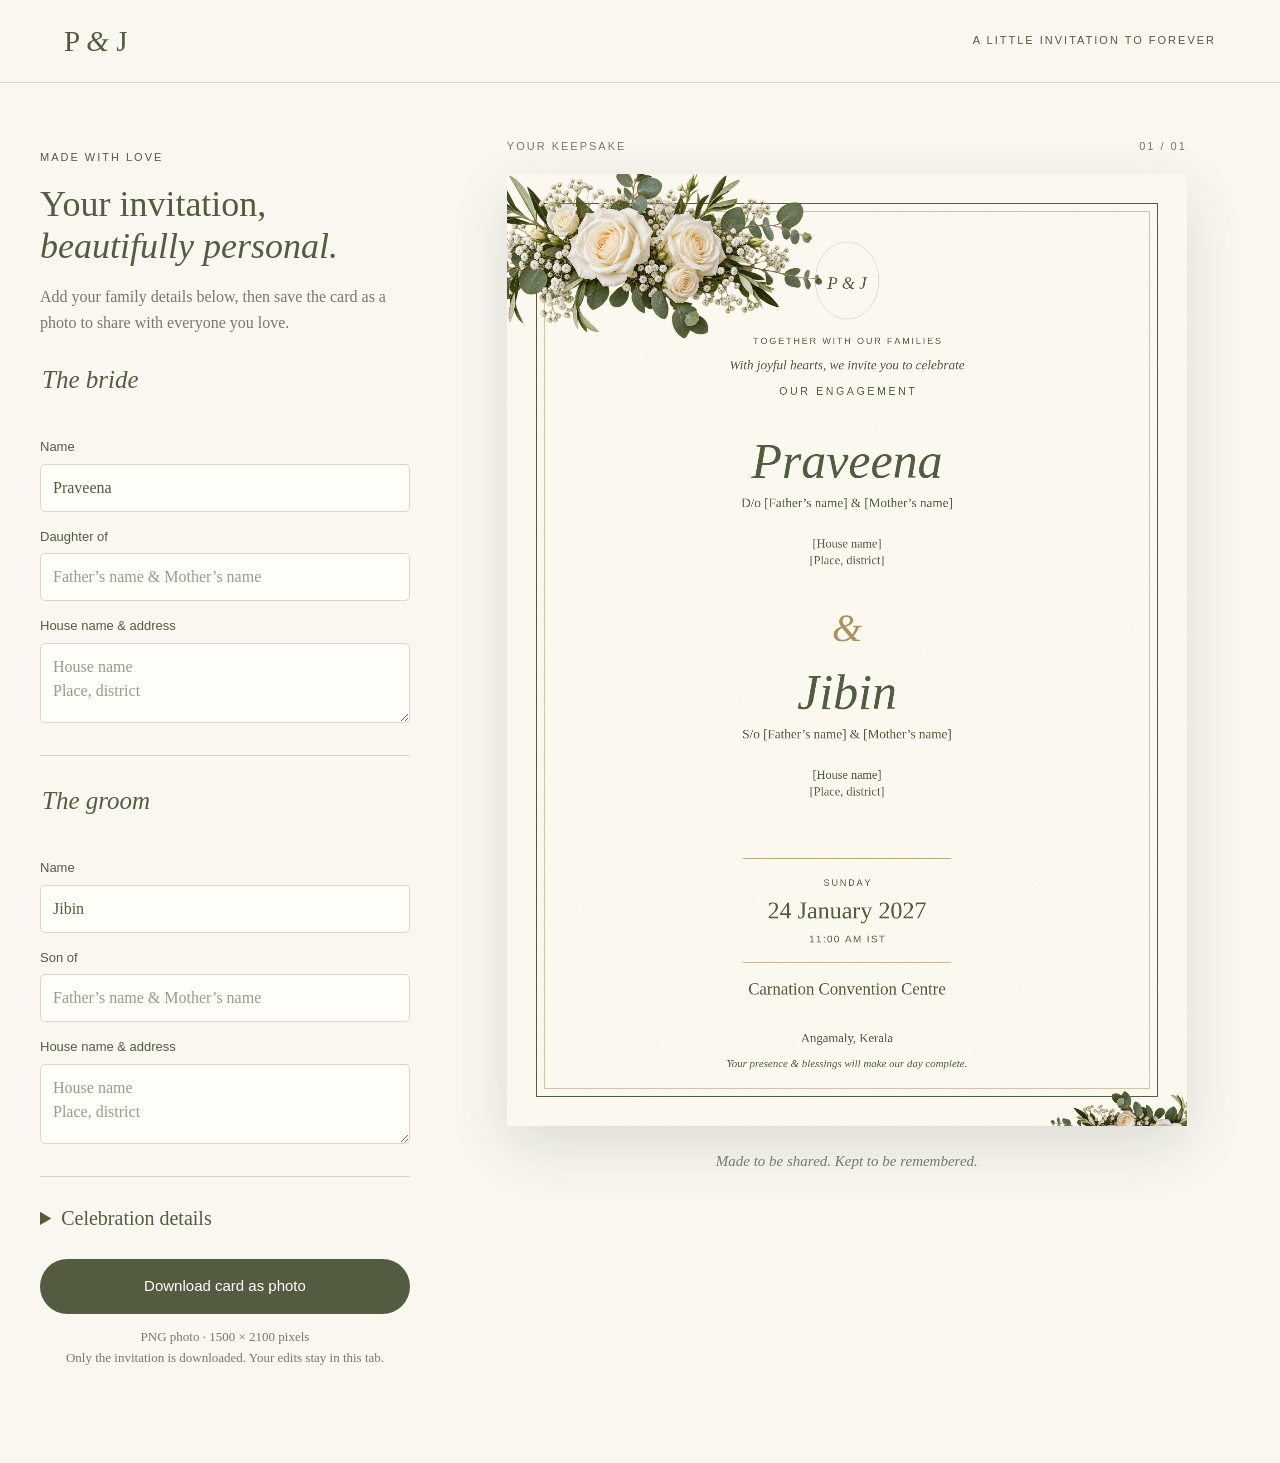
<file: invitation-card/index.html>
<!doctype html>
<html lang="en">
  <head>
    <meta charset="utf-8" />
    <meta name="viewport" content="width=device-width, initial-scale=1" />
    <meta name="theme-color" content="#535c40" />
    <title>Praveena & Jibin · Invitation Card</title>
    <link rel="stylesheet" href="style.css" />
    <script src="florals.js" defer></script>
    <script src="script.js" defer></script>
  </head>
  <body>
    <header>
      <a class="brand" href="#">P <i>&</i> J</a>
      <span>A LITTLE INVITATION TO FOREVER</span>
    </header>
    <main>
      <aside>
        <p class="eyebrow">MADE WITH LOVE</p>
        <h1>Your invitation,<br /><i>beautifully personal.</i></h1>
        <p>
          Add your family details below, then save the card as a photo to share
          with everyone you love.
        </p>
        <form id="card-form">
          <fieldset>
            <legend>The bride</legend>
            <label for="bride">Name</label>
            <input
              id="bride"
              name="bride"
              value="Praveena"
              maxlength="45"
              required
            />
            <label for="brideParents">Daughter of</label>
            <input
              id="brideParents"
              name="brideParents"
              placeholder="Father’s name & Mother’s name"
              maxlength="100"
            />
            <label for="brideAddress">House name & address</label>
            <textarea
              id="brideAddress"
              name="brideAddress"
              rows="2"
              maxlength="160"
              placeholder="House name&#10;Place, district"
            ></textarea>
          </fieldset>
          <fieldset>
            <legend>The groom</legend>
            <label for="groom">Name</label>
            <input
              id="groom"
              name="groom"
              value="Jibin"
              maxlength="45"
              required
            />
            <label for="groomParents">Son of</label>
            <input
              id="groomParents"
              name="groomParents"
              placeholder="Father’s name & Mother’s name"
              maxlength="100"
            />
            <label for="groomAddress">House name & address</label>
            <textarea
              id="groomAddress"
              name="groomAddress"
              rows="2"
              maxlength="160"
              placeholder="House name&#10;Place, district"
            ></textarea>
          </fieldset>
          <details>
            <summary>Celebration details</summary>
            <label for="occasion">Invitation for</label>
            <select id="occasion" name="occasion">
              <option value="engagement">Engagement</option>
              <option value="wedding">Wedding</option>
            </select>
            <label for="date">Date</label>
            <input
              id="date"
              name="date"
              type="date"
              value="2027-01-24"
              required
            />
            <label for="time">Time (IST)</label>
            <input id="time" name="time" type="time" value="11:00" required />
            <label for="venue">Venue</label>
            <input
              id="venue"
              name="venue"
              value="Carnation Convention Centre"
              maxlength="100"
              required
            />
            <label for="location">Location</label>
            <input
              id="location"
              name="location"
              value="Angamaly, Kerala"
              maxlength="100"
              required
            />
          </details>
          <button id="download" type="submit" disabled>Preparing card…</button>
          <p class="note">
            PNG photo · 1500 × 2100 pixels<br />Only the invitation is
            downloaded. Your edits stay in this tab.
          </p>
          <p id="status" role="status"></p>
        </form>
      </aside>
      <section class="preview" aria-label="Invitation card preview">
        <div class="preview-caption">
          <span>YOUR KEEPSAKE</span><span>01 / 01</span>
        </div>
        <canvas
          id="card"
          width="1500"
          height="2100"
          role="img"
          aria-label="Praveena and Jibin engagement invitation"
        ></canvas>
        <p>Made to be shared. Kept to be remembered.</p>
      </section>
    </main>
  </body>
</html>
</file>
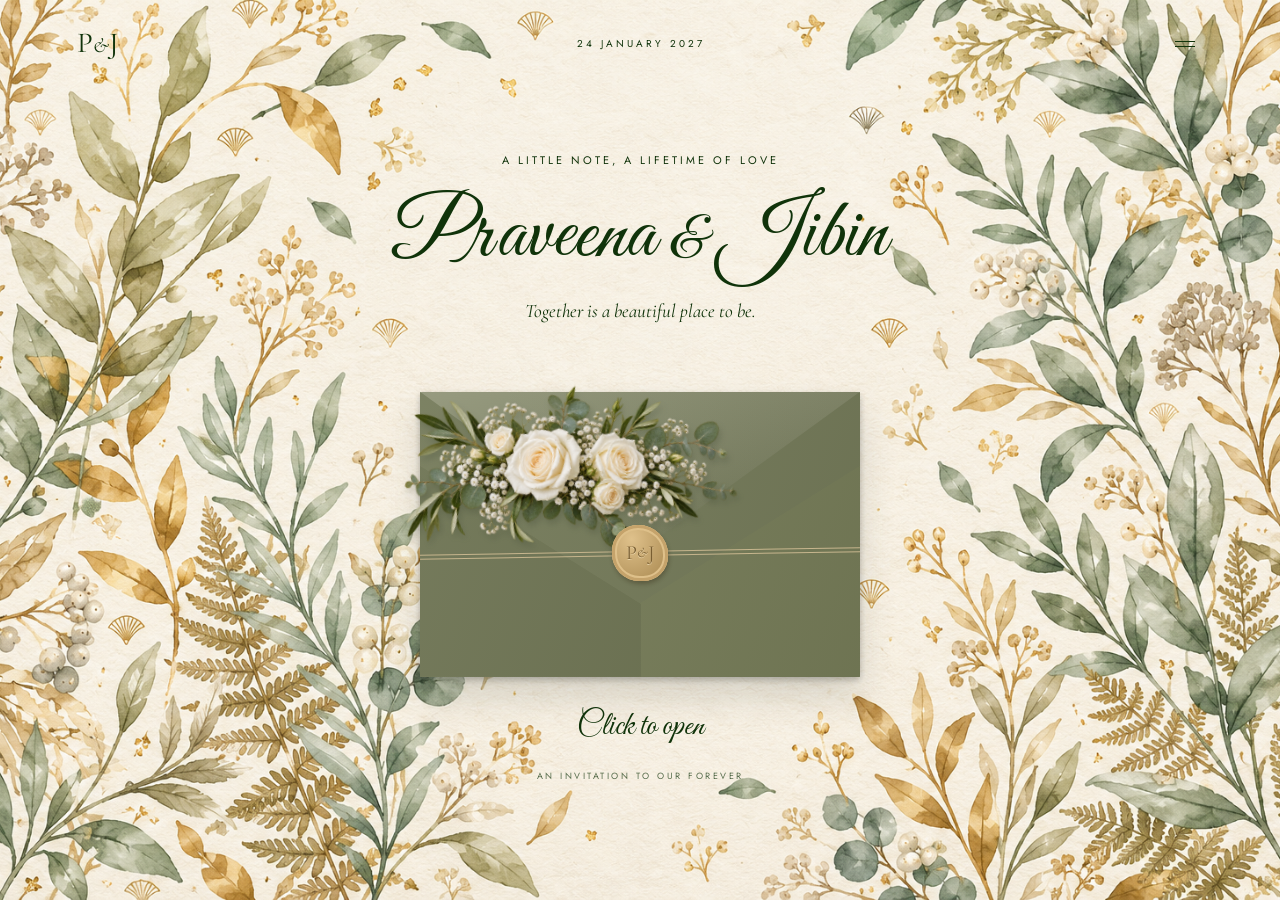
<file: Option 1 - Olive green/index.html>
<!doctype html>
<html lang="en">
  <head>
    <meta charset="utf-8" />
    <meta name="viewport" content="width=device-width, initial-scale=1" />
    <meta name="theme-color" content="#626749" />
    <meta
      name="description"
      content="Together with our families, Praveena and Jibin invite you to celebrate their engagement on 24 January 2027."
    />
    <title>Praveena & Jibin · The Engagement</title>
    <!-- When changing domains, update the canonical, og:url, og:image, and twitter:image URLs below. -->
    <link rel="canonical" href="https://pkreturns.github.io/wedding-website-veena-jibin/" />
    <meta property="og:url" content="https://pkreturns.github.io/wedding-website-veena-jibin/" />
    <meta
      property="og:image"
      content="https://pkreturns.github.io/wedding-website-veena-jibin/assets/engagement-share.jpg"
    />
    <meta property="og:image:type" content="image/jpeg" />
    <meta property="og:image:width" content="1200" />
    <meta property="og:image:height" content="630" />
    <meta
      property="og:image:alt"
      content="Praveena and Jibin's engagement, 24 January 2027 at 11 AM. Ceremony at Angamaly Basilica Church and lunch at Carnation Convention Centre."
    />
    <meta
      name="twitter:image"
      content="https://pkreturns.github.io/wedding-website-veena-jibin/assets/engagement-share.jpg"
    />
    <meta property="og:title" content="Praveena &amp; Jibin · You're Invited" />
    <meta
      property="og:description"
      content="Celebrate our engagement on Sunday, 24 January 2027 at 11 AM IST. Ceremony at Angamaly Basilica Church, followed by lunch at Carnation Convention Centre, Angamaly."
    />
    <meta property="og:type" content="website" />
    <meta property="og:site_name" content="Praveena &amp; Jibin" />
    <meta name="twitter:card" content="summary_large_image" />
    <meta name="twitter:title" content="Praveena &amp; Jibin · You're Invited" />
    <meta
      name="twitter:description"
      content="24 January 2027 · 11 AM IST · Angamaly Basilica Church. Lunch at Carnation Convention Centre, Angamaly."
    />

    <link
      rel="icon"
      href="data:image/svg+xml,%3Csvg xmlns='http://www.w3.org/2000/svg' viewBox='0 0 64 64'%3E%3Crect width='64' height='64' rx='32' fill='%23626749'/%3E%3Ctext x='32' y='43' text-anchor='middle' font-size='39' font-family='serif' fill='%23faf7ed'%3E%26%3C/text%3E%3C/svg%3E"
    />
    <link rel="preconnect" href="https://fonts.googleapis.com" />
    <link rel="preconnect" href="https://fonts.gstatic.com" crossorigin />
    <link
      href="https://fonts.googleapis.com/css2?family=Cormorant+Garamond:ital,wght@0,400;0,500;0,600;1,400&family=Great+Vibes&family=Jost:wght@300;400;500&display=swap"
      rel="stylesheet"
    />
    <link rel="stylesheet" href="style.css" />
    <link rel="stylesheet" href="../invitation-updates.css" />
    <script src="photos.js" defer></script>
    <script src="script.js" defer></script>
  </head>
  <body class="sealed">
    <header>
      <a class="monogram" href="#home" aria-label="Praveena and Jibin home"
        >P<span>&</span>J</a
      ><span class="header-date">24 JANUARY 2027</span
      ><button
        id="menu-toggle"
        aria-label="Open navigation"
        aria-expanded="false"
        aria-controls="navigation"
      >
        <span></span><span></span>
      </button>
      <nav id="navigation" hidden>
        <a href="#invitation">The invitation</a
        ><a href="#details">The celebration</a
        ><a href="#questions">Your questions</a
        ><a href="#gallery">Our moments</a><a href="#location">The venue</a>
      </nav>
    </header>
    <main>
      <section class="cover" id="home">
        <p class="eyebrow">A LITTLE NOTE, A LIFETIME OF LOVE</p>
        <h1>Praveena <span>&</span> Jibin</h1>
        <p class="cover-intro">Together is a beautiful place to be.</p>
        <button
          class="envelope-button"
          id="open-invitation"
          aria-label="Open your engagement invitation"
        >
          <span class="envelope"
            ><span class="letter"
              ><span class="letter-border"
                >P | J<small>24 · 01 · 2027</small></span
              ></span
            ><span class="envelope-pocket"></span
            ><span class="envelope-flap"></span><span class="twine"></span
            ><img
              class="envelope-flowers"
              src="assets/florals.png"
              alt=""
              onerror="this.style.visibility = 'hidden'"
            /><span class="wax-seal">P<span>&</span>J</span></span
          >
        </button>
        <p class="open-caption">Click to open</p>
        <p class="tiny">AN INVITATION TO OUR FOREVER</p>
      </section>
      <div id="invitation-content" hidden>
        <section class="invitation section" id="invitation">
          <div class="stationery">
            <div class="olive-backing"></div>
            <img
              class="stationery-florals"
              src="assets/florals.png"
              alt="Ivory roses and olive foliage"
            />
            <article class="invitation-card">
              <div class="double-border">
                <blockquote class="invitation-verse">
                <p>“God is love. Whoever lives in love lives in God.”</p>
                <cite>1 John 4:16</cite>
              </blockquote>
              <div class="family-details bride-family">
                  <p class="family-parents">Mrs.Anitha Isaac  &amp; Mr Isaac Eapen</p>
                  <p class="family-address">Karoor House, Angamaly, Ernakulam</p>
                </div>
                <p class="invitation-intro">Solicit your prayers and esteemed presence with family on the auspicious occasion of the betrothal of our daughter</p>
                <h2 class="couple-names"><span>Praveena</span><i>with</i><span>Jibin</span></h2>
                <div class="family-details groom-family">
                  <p class="family-relation">Son of</p>
                  <p class="family-parents">Mrs.Valsa Iyyanam Lonappan <br />&amp; Late Mr Jose Mechery Lonappan </p>
                  <p class="family-address">Mechery House, Meloor, Thrissur</p>
                </div>
                <div class="date-art">
                  <strong>24</strong>
                  <div><em>January</em><span>2027</span></div>
                </div>
                <p >SUNDAY · 11:00 AM</p>
                <p class="invitation-blessing"> &ensp;&ensp;&ensp;&ensp;&ensp; Requesting your presence and blessings</p>
                <!-- <a class="pill" href="#details">CEREMONY &amp; LUNCH</a> -->
              </div>
            </article>
            <div class="little-card">
              <span class="script">Save the date</span
              ><span>FOR OUR NEXT CHAPTER</span>
            </div>
            <button
              class="record"
              id="record"
              aria-label="Play background music"
              aria-pressed="false"
            >
              <span class="record-label">OUR LOVE SONG</span
              ><span class="record-center">♫</span
              ><small>CLICK TO LISTEN</small>
            </button>
          </div>
        </section>
        <section class="welcome section">
          <span class="eyebrow">THE BEST IS YET TO COME</span>
          <h2 class="script">We’re getting engaged</h2>
          <p>
            Some things are simply meant to be.<br />After all the little
            moments that brought us here,<br />we can’t wait to share this one
            with you.
          </p>
          <p>
            Join us for a day filled with love, laughter,<br />and the blessings
            of our family and friends.
          </p>
          <span class="signature script">With love, P & J</span>
          <div class="countdown" aria-label="Countdown to the engagement">
            <div><strong id="days">—</strong><span>DAYS</span></div>
            <b>:</b>
            <div><strong id="hours">—</strong><span>HOURS</span></div>
            <b>:</b>
            <div><strong id="minutes">—</strong><span>MINUTES</span></div>
            <b>:</b>
            <div><strong id="seconds">—</strong><span>SECONDS</span></div>
          </div>
          <a class="text-link" href="wedding.ics" download
            >ADD TO YOUR CALENDAR</a
          >
        </section>
        <div class="olive-band"><span>P</span><i>&</i><span>J</span></div>
        <section class="section celebration" id="details">
          <p class="eyebrow">A DAY TO REMEMBER</p>
          <h2 class="script">The celebration</h2>
          <div class="engagement-details">
            <p>Sunday, 24 January 2027<br /><strong>11:00 AM IST</strong></p>
            <div class="celebration-venues">
              <article class="celebration-venue">
                <svg class="venue-icon" viewBox="0 0 64 64" fill="none" stroke="currentColor" stroke-width="1.5" aria-hidden="true">
                  <path d="M32 3v14m-6-9h12M14 59V32l18-15 18 15v27H14Zm11 0V43a7 7 0 0 1 14 0v16M20 33h4m16 0h4" />
                  <circle cx="32" cy="29" r="4" />
                </svg>
                <h3>The ceremony</h3>
                <p class="venue-name">Angamaly Basilica Church</p>
                <p>Angamaly, Ernakulam</p>
              </article>
              <article class="celebration-venue">
                <svg class="venue-icon" viewBox="0 0 64 64" fill="none" stroke="currentColor" stroke-width="1.5" aria-hidden="true">
                  <circle cx="34" cy="32" r="19" /><circle cx="34" cy="32" r="14" />
                  <path d="M7 9v15c0 6 8 6 8 0V9m-4 0v48M58 9v48m0-48c-7 8-7 24 0 24" />
                </svg>
                <h3>Lunch</h3>
                <p class="venue-name">Carnation Convention Centre</p>
                <p>Angamaly, Ernakulam</p>
              </article>
            </div>
            <p class="venue-distance">The church and lunch venue are approximately 100 metres apart.</p>
            <p>
              With our families by our side,<br />we would be delighted to have
              you join us.
            </p>
            <a class="pill outline" href="#location">DIRECTIONS TO LUNCH</a>
          </div>
        </section>
        <section class="section faq" id="questions">
          <p class="eyebrow">A FEW LITTLE DETAILS</p>
          <h2 class="script">You might be wondering</h2>
          <div class="faq-list">
            <details>
              <summary>When does the engagement begin?</summary>
              <p>
                Our engagement begins at 11:00 AM IST on Sunday, 24 January
                2027. We look forward to welcoming you.
              </p>
            </details>
            <details>
              <summary>Where are the ceremony and lunch?</summary>
              <p>
                The ceremony is at Angamaly Basilica Church, followed by lunch
                at Carnation Convention Centre, Angamaly. The venues are
                approximately 100 metres apart. The map and directions below
                take you to the lunch venue.
              </p>
            </details>
            <details>
              <summary>A note on gifts</summary>
              <p>
                Your presence and blessings are the greatest gifts. We look
                forward to sharing this special day with you.
              </p>
            </details>
          </div>
        </section>
        <section
          class="section gallery"
          id="gallery"
          aria-label="Praveena and Jibin photo gallery"
        >
          <p class="eyebrow">LITTLE MOMENTS, LASTING MEMORIES</p>
          <h2 class="script">Our moments</h2>
          <div class="gallery-empty" id="gallery-empty">
            <span class="script">Praveena & Jibin</span>
            <p>Our photographs will be here soon.</p>
          </div>
          <div id="gallery-ready" hidden>
            <div class="photo-stage">
              <button
                id="gallery-open"
                aria-label="View current photograph full size"
              >
                <img id="gallery-image" alt="" />
              </button>
            </div>
            <div class="gallery-controls">
              <button id="gallery-prev" aria-label="Previous photograph">
                ‹</button
              ><span id="gallery-count" aria-live="off"></span
              ><button id="gallery-next" aria-label="Next photograph">›</button
              ><button id="gallery-pause" aria-pressed="false">
                Pause slideshow
              </button>
            </div>
            <p class="gallery-hint">Tap a photograph to view it on its own.</p>
          </div>
        </section>
        <section class="section location" id="location">
          <p class="eyebrow">WE’LL SEE YOU HERE</p>
          <h2 class="script">Join us for lunch</h2>
          <h3>Carnation Convention Centre</h3>
          <p>
            Near St. Mary’s Jacobite Syrian Soonoro Cathedral<br />Angamaly,
            Kerala 683572
          </p>
          <div class="map-frame">
            <iframe
              title="Map of Carnation Convention Centre, Angamaly"
              src="https://maps.google.com/maps?q=Carnation%20Convention%20Centre%2C%20Angamaly%2C%20Kerala&amp;z=15&amp;output=embed"
              loading="lazy"
              referrerpolicy="no-referrer-when-downgrade"
              allowfullscreen
            ></iframe>
          </div>
          <a
            class="pill"
            href="https://www.google.com/maps/dir/?api=1&amp;destination=Carnation%20Convention%20Centre%2C%20Angamaly%2C%20Kerala%20683572&amp;travelmode=driving&amp;dir_action=navigate"
            target="_blank"
            rel="noopener"
            >GET DIRECTIONS</a
          >
          <p class="map-note">
            Opens Google Maps with directions from your current location.<br />If
            location access is unavailable, enter your starting point in Maps.
          </p>
        </section>
        <dialog id="photo-viewer" aria-label="Photograph viewer">
          <button id="viewer-close" aria-label="Close photograph">×</button>
          <figure>
            <img id="viewer-image" alt="" />
            <figcaption id="viewer-caption"></figcaption>
          </figure>
          <div class="viewer-controls">
            <button id="viewer-prev" aria-label="Previous photograph">‹</button
            ><button id="viewer-next" aria-label="Next photograph">›</button>
          </div>
        </dialog>
        <footer>
          <p class="script">Forever starts here.</p>
          <span>PRAVEENA & JIBIN · 24.01.2027</span
          ><address class="invitation-contact" aria-label="Invitation contact">
            <p class="contact-greeting">With love &amp; warm regards</p>
            <p class="contact-name">Pronoy K Isaac</p>
            <p class="contact-phones"><span>Mob :</span> <a href="tel:+919446217222">9446217222</a><span>,</span> <a href="tel:+918330053530">8330053530</a></p>
          </address>
          <button id="close-invitation">Close the invitation</button>
        </footer>
      </div>
    </main>
    <audio id="music" src="assets/halo.mp3" loop preload="none"></audio>
  </body>
</html>
</file>
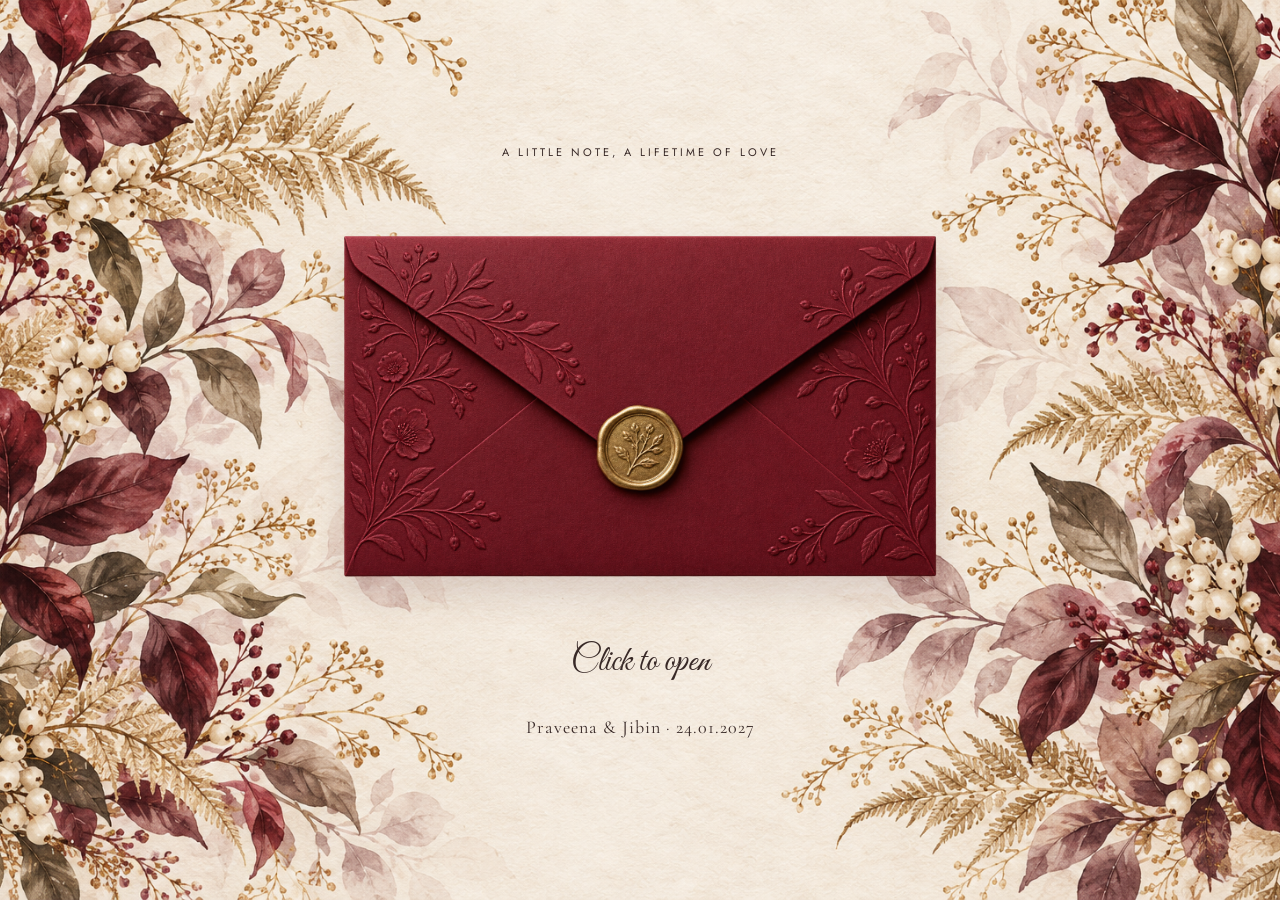
<file: option 2- Burgandy/index.html>
<!doctype html>
<html lang="en">
  <head>
    <meta charset="utf-8" />
    <meta name="viewport" content="width=device-width, initial-scale=1" />
    <meta name="theme-color" content="#421a20" />
    <meta
      name="description"
      content="Join Praveena and Jibin for their engagement, 24 January 2027 at 11 AM IST. Ceremony at Angamaly Basilica Church and lunch at Carnation Convention Centre, Angamaly."
    />
    <title>Praveena & Jibin · Our Engagement</title>
    <!-- Add you website link here -->
    <!-- Replace https://example.com in all four URL fields below before publishing. -->
    <link rel="canonical" href="https://example.com/" />
    <meta property="og:url" content="https://example.com/" />
    <meta property="og:image" content="https://example.com/assets/engagement-share.jpg" />
    <meta name="twitter:image" content="https://example.com/assets/engagement-share.jpg" />
    <meta property="og:type" content="website" />
    <meta property="og:title" content="Praveena &amp; Jibin · You're Invited" />
    <meta
      property="og:description"
      content="24 January 2027 · 11 AM IST. Ceremony at Angamaly Basilica Church, followed by lunch at Carnation Convention Centre, Angamaly."
    />
    <meta property="og:image:type" content="image/jpeg" />
    <meta property="og:image:width" content="1200" />
    <meta property="og:image:height" content="630" />
    <meta property="og:image:alt" content="Praveena and Jibin's engagement invitation, 24 January 2027 at 11 AM IST, Angamaly." />
    <meta name="twitter:card" content="summary_large_image" />
    <meta name="twitter:title" content="Praveena &amp; Jibin · You're Invited" />
    <meta name="twitter:description" content="24 January 2027 · 11 AM IST · Angamaly. Join us for our engagement and lunch." />
    <link
      rel="icon"
      href="data:image/svg+xml,%3Csvg xmlns='http://www.w3.org/2000/svg' viewBox='0 0 64 64'%3E%3Crect width='64' height='64' rx='32' fill='%23421a20'/%3E%3Ctext x='32' y='43' text-anchor='middle' font-size='39' font-family='serif' fill='%23e5d1a7'%3E%26%3C/text%3E%3C/svg%3E"
    />
    <link rel="preconnect" href="https://fonts.googleapis.com" />
    <link rel="preconnect" href="https://fonts.gstatic.com" crossorigin />
    <link
      href="https://fonts.googleapis.com/css2?family=Cormorant+Garamond:ital,wght@0,400;0,500;0,600;1,400&family=Great+Vibes&family=Jost:wght@300;400;500&display=swap"
      rel="stylesheet"
    />
    <link rel="stylesheet" href="style.css" />
    <script src="photos.js" defer></script>
    <script src="script.js" defer></script>
  </head>
  <body>
    <main>
      <section id="cover" class="cover">
        <p class="cover-note">A LITTLE NOTE, A LIFETIME OF LOVE</p>
        <button
          id="open-invitation"
          class="sealed-envelope"
          aria-label="Open Praveena and Jibin’s engagement invitation"
        >
          <img
            src="assets/burgundy-envelope.png"
            alt="A horizontal burgundy envelope with embossed botanicals and an antique gold wax seal"
            fetchpriority="high"
          />
        </button>
        <p class="script">Click to open</p>
        <p class="cover-names">Praveena & Jibin · 24.01.2027</p>
      </section>
      <div id="pages" hidden>
        <section
          id="invitation"
          class="page invitation-page"
          aria-label="The invitation"
        >
          <div class="lace-invitation">
            <div class="invitation-copy">
              <div class="family-details bride-family">
                <p class="family-parents">Mrs. Anitha Isaac &amp; Mr Isaac Eapen</p>
                <p class="family-address">Karoor House, Angamaly, Ernakulam</p>
              </div>
              <p class="invitation-intro">
                Joyfully invite you to celebrate<br />the engagement of their daughter
              </p>
              <h1><span>Praveena</span><i>with</i><span>Jibin</span></h1>
              <div class="family-details groom-family">
                <p>Son of</p>
                <p class="family-parents">
                  Mrs. Valsa Iyyanam Lonappan<br />&amp; Late Mr Jose Mechery Lonappan
                </p>
                <p class="family-address">Mechery House, Meloor, Thrissur</p>
              </div>
              <div class="date-art">
                <strong>24</strong>
                <div><em>January</em><span>2027</span></div>
              </div>
              <p>SUNDAY · 11:00 AM</p>
              <p class="invitation-blessing">Requesting your presence and blessings</p>
            </div>
          </div>
          <div class="scrapbook">
            <img class="scrapbook-flower" src="assets/florals.png" alt="" />
            <button
              id="record"
              class="record"
              aria-label="Play background music"
              aria-pressed="false"
            >
              <span>CLICK TO LISTEN</span><i aria-hidden="true">♫</i
              ><small>OUR LOVE SONG</small>
            </button>
            <div class="calendar">
              <span class="script">January</span><span class="year">2027</span>
              <table aria-label="January 2027; engagement on Sunday the 24th">
                <thead>
                  <tr>
                    <th scope="col">S</th>
                    <th scope="col">M</th>
                    <th scope="col">T</th>
                    <th scope="col">W</th>
                    <th scope="col">T</th>
                    <th scope="col">F</th>
                    <th scope="col">S</th>
                  </tr>
                </thead>
                <tbody>
                  <tr>
                    <td></td>
                    <td></td>
                    <td></td>
                    <td></td>
                    <td></td>
                    <td>1</td>
                    <td>2</td>
                  </tr>
                  <tr>
                    <td>3</td>
                    <td>4</td>
                    <td>5</td>
                    <td>6</td>
                    <td>7</td>
                    <td>8</td>
                    <td>9</td>
                  </tr>
                  <tr>
                    <td>10</td>
                    <td>11</td>
                    <td>12</td>
                    <td>13</td>
                    <td>14</td>
                    <td>15</td>
                    <td>16</td>
                  </tr>
                  <tr>
                    <td>17</td>
                    <td>18</td>
                    <td>19</td>
                    <td>20</td>
                    <td>21</td>
                    <td>22</td>
                    <td>23</td>
                  </tr>
                  <tr>
                    <td class="selected-day">24</td>
                    <td>25</td>
                    <td>26</td>
                    <td>27</td>
                    <td>28</td>
                    <td>29</td>
                    <td>30</td>
                  </tr>
                  <tr>
                    <td>31</td>
                    <td></td>
                    <td></td>
                    <td></td>
                    <td></td>
                    <td></td>
                    <td></td>
                  </tr>
                </tbody>
              </table>
              <p>24.01.2027</p>
              <span class="script initials">P | J</span>
            </div>
            <a
              href="#gallery"
              class="portrait-link"
              aria-label="View our moments"
              ><span class="script">P<br /><i>&</i><br />J</span
              ><img src="assets/florals.png" alt=""
            /></a>
            <a class="details-token" href="#details"
              ><span class="script">Details</span><span>& FAQs</span></a
            >
            <div class="polaroids" aria-hidden="true">
              <span class="polaroid one"
                ><i>P & J</i><small>our forever</small></span
              ><span class="polaroid two"
                ><i>24.01.27</i><small>begins here</small></span
              >
            </div>
            <a class="story-heart" href="#story"
              ><span>SEE</span
              ><span class="script">Our<br />Love Story</span></a
            >
          </div>
          <div class="with-love">
            With Love<br /><span class="script">Praveena and Jibin</span>
          </div>
          <div class="countdown" aria-label="Countdown to the engagement">
            <div><strong id="days">—</strong><span>DAYS</span></div>
            <div><strong id="hours">—</strong><span>HOURS</span></div>
            <div><strong id="minutes">—</strong><span>MINUTES</span></div>
            <div><strong id="seconds">—</strong><span>SECONDS</span></div>
          </div>
          <a class="calendar-download" href="wedding.ics" download
            >ADD TO YOUR CALENDAR</a
          >
        </section>
        <section id="story" class="page story-page">
          <h2><span class="script">our</span><br />L♡VE STORY</h2>
          <div class="story-paper">
            <span class="script">We</span>
            <p>
              Some things are simply meant to be.<br />After all the little
              moments that brought us here,<br />we can’t wait to share this one
              with you.
            </p>
            <p>
              Join us for a day filled with love, laughter,<br />and the
              blessings of our family and friends.
            </p>
            <p>Together is a beautiful place to be.</p>
            <span class="script signing">With love, P & J</span>
          </div>
          <a class="back-strip" href="#invitation">‹ BACK TO INVITATION PAGE</a>
        </section>
        <section id="details" class="page details-page">
          <div class="candle-banner">
            <h2>Our Engagement’s<span class="script">Details</span></h2>
          </div>
          <div class="celebration-details">
            <p class="eyebrow">A DAY TO REMEMBER</p>
            <h2 class="script">The celebration</h2>
            <p>Sunday, 24 January 2027<br /><strong>11:00 AM IST</strong></p>
            <div class="celebration-venues">
              <article class="celebration-venue">
                <svg class="venue-icon" viewBox="0 0 64 64" fill="none" stroke="currentColor" stroke-width="1.5" aria-hidden="true">
                  <path d="M32 3v14m-6-9h12M14 59V32l18-15 18 15v27H14Zm11 0V43a7 7 0 0 1 14 0v16M20 33h4m16 0h4" />
                  <circle cx="32" cy="29" r="4" />
                </svg>
                <h3>The ceremony</h3>
                <p class="venue-name">Angamaly Basilica Church</p>
                <p>Angamaly, Ernakulam</p>
              </article>
              <article class="celebration-venue">
                <svg class="venue-icon" viewBox="0 0 64 64" fill="none" stroke="currentColor" stroke-width="1.5" aria-hidden="true">
                  <circle cx="34" cy="32" r="19" /><circle cx="34" cy="32" r="14" />
                  <path d="M7 9v15c0 6 8 6 8 0V9m-4 0v48M58 9v48m0-48c-7 8-7 24 0 24" />
                </svg>
                <h3>Lunch</h3>
                <p class="venue-name">Carnation Convention Centre</p>
                <p>Angamaly, Ernakulam</p>
              </article>
            </div>
            <p class="venue-distance">The church and lunch venue are approximately 100 metres apart.</p>
            <p>
              With our families by our side,<br />we would be delighted to have
              you join us.
            </p>
            <a class="gold-button" href="#location">DIRECTIONS TO LUNCH</a>
          </div>
          <div id="location" class="location">
            <h2 class="script">Join us for lunch</h2>
            <h3>Carnation Convention Centre</h3>
            <p>
              Near St. Mary’s Jacobite Syrian Soonoro Cathedral<br />Angamaly,
              Kerala 683572
            </p>
            <iframe
              title="Map of Carnation Convention Centre, Angamaly"
              src="https://maps.google.com/maps?q=Carnation%20Convention%20Centre%2C%20Angamaly%2C%20Kerala&amp;z=15&amp;output=embed"
              loading="lazy"
              referrerpolicy="no-referrer-when-downgrade"
              allowfullscreen
            ></iframe
            ><a
              class="gold-button"
              href="https://www.google.com/maps/dir/?api=1&amp;destination=Carnation%20Convention%20Centre%2C%20Angamaly%2C%20Kerala%20683572&amp;travelmode=driving&amp;dir_action=navigate"
              target="_blank"
              rel="noopener"
              >GET DIRECTIONS</a
            >
            <p class="map-note">
              Opens Google Maps with directions from your current location.<br />If
              location access is unavailable, enter your starting point in Maps.
            </p>
          </div>
          <div class="thin-strip"></div>
          <article class="ceremony-panel">
            <h2 class="script">Our engagement</h2>
            <div class="rings" aria-hidden="true">⚭</div>
            <p>Sunday, 24 January 2027</p>
            <div class="heart-rule">♡</div>
            <p class="ceremony-time">11:00 AM IST</p>
            <p>
              With our families by our side,<br />we would be delighted to have
              you join us.
            </p>
          </article>
          <div class="gift-note">
            <h2 class="script">A note on gifts</h2>
            <p>
              Your presence and blessings are the greatest gifts.<br />We look
              forward to sharing this special day with you.
            </p>
          </div>
          <div class="thin-strip"></div>
          <section id="questions" class="faq">
            <h2 class="script">FAQs</h2>
            <details open>
              <summary>When does the engagement begin?</summary>
              <p>
                Our engagement begins at 11:00 AM IST on Sunday, 24 January
                2027. We look forward to welcoming you.
              </p>
            </details>
            <details open>
              <summary>Where are the ceremony and lunch?</summary>
              <p>
                The ceremony is at Angamaly Basilica Church, followed by lunch
                at Carnation Convention Centre, Angamaly. The venues are
                approximately 100 metres apart. The map and directions above
                take you to the lunch venue.
              </p>
            </details>
          </section>
          <a class="back-strip" href="#invitation">‹ BACK TO INVITATION PAGE</a>
        </section>
        <section id="gallery" class="page gallery-page">
          <h2 class="script">Our moments</h2>
          <div id="gallery-empty" class="gallery-empty">
            <span class="script">Praveena & Jibin</span>
            <p>Our photographs will be here soon.</p>
          </div>
          <div id="gallery-ready" hidden>
            <button
              id="gallery-open"
              class="gallery-open"
              aria-label="View photograph full size"
            >
              <img id="gallery-image" alt="" />
            </button>
            <div class="gallery-controls">
              <button id="gallery-prev" aria-label="Previous photograph">
                ‹</button
              ><span id="gallery-count"></span
              ><button id="gallery-next" aria-label="Next photograph">›</button
              ><button id="gallery-pause" aria-pressed="false">
                Pause slideshow
              </button>
            </div>
            <p>Tap a photograph to view it on its own.</p>
          </div>
          <a class="back-strip" href="#invitation">‹ BACK TO INVITATION PAGE</a>
        </section>
        <footer>
          <span>24th <i class="script">January</i> 2027</span>
          <p>Praveena & Jibin</p>
          <button id="close-invitation">Close the invitation</button>
        </footer>
      </div>
    </main>
    <dialog id="photo-viewer" aria-label="Photograph viewer">
      <button id="viewer-close" aria-label="Close photograph">×</button>
      <figure>
        <img id="viewer-image" alt="" />
        <figcaption id="viewer-caption"></figcaption>
      </figure>
      <div class="viewer-controls">
        <button id="viewer-prev" aria-label="Previous photograph">‹</button
        ><button id="viewer-next" aria-label="Next photograph">›</button>
      </div>
    </dialog>
    <audio id="music" src="assets/halo.mp3" loop preload="none"></audio>
  </body>
</html>
</file>
<file: Burgandy Bride engagement/style.css>
:root {
  --wine: #421a20;
  --cream: #eee5cf;
  --gold: #bda775;
  --script: "Great Vibes", "Brush Script MT", cursive;
  --serif: "Cormorant Garamond", Georgia, serif;
  --sans: "Jost", Arial, sans-serif;
  --grain: url("data:image/svg+xml,%3Csvg xmlns='http://www.w3.org/2000/svg' width='140' height='140'%3E%3Cfilter id='n'%3E%3CfeTurbulence type='fractalNoise' baseFrequency='.07' numOctaves='4' stitchTiles='stitch'/%3E%3C/filter%3E%3Crect width='100%25' height='100%25' filter='url(%23n)' opacity='.19'/%3E%3C/svg%3E");
}
* {
  box-sizing: border-box;
}
html {
  scroll-behavior: smooth;
}
body {
  margin: 0;
  position: relative;
  isolation: isolate;
  background: #ded5c3;
  color: #382927;
  font: 17px/1.55 var(--sans);
}
body::before {
  content: "";
  position: fixed;
  inset: 0;
  z-index: -1;
  pointer-events: none;
  background: #f6eee4 url("assets/burgundy-botanical-background.png") center / cover no-repeat;
}
a {
  color: inherit;
}
button {
  cursor: pointer;
  font: inherit;
}
button,
a {
  touch-action: manipulation;
  -webkit-tap-highlight-color: transparent;
}
[hidden] {
  display: none !important;
}
:focus-visible {
  outline: 3px solid #a18144;
  outline-offset: 5px;
}
.script {
  font-family: var(--script);
  font-weight: 400;
}
.cover {
  min-height: 100svh;
  display: flex;
  flex-direction: column;
  justify-content: center;
  align-items: center;
  padding: 35px 0;
  background: #eee7dc;
}
.cover-note {
  font-size: 11px;
  letter-spacing: 3px;
  margin: 0 20px 24px;
  text-align: center;
}
.sealed-envelope {
  border: 0;
  background: transparent;
  padding: 0;
  width: min(82vw, 620px);
  margin: 28px 0 12px;
  transition:
    transform 0.8s,
    opacity 0.8s;
}
.sealed-envelope img {
  display: block;
  width: 100%;
  height: auto;
  filter: drop-shadow(0 18px 18px #421a2026);
}
.sealed-envelope:hover {
  transform: scale(1.015);
}
.cover > .script {
  margin: 22px 0 8px;
  font-size: 35px;
}
.cover-names {
  font: 18px var(--serif);
  letter-spacing: 1px;
}
.opening .sealed-envelope {
  transform: scale(1.12);
  opacity: 0;
}
#pages {
  max-width: 760px;
  margin: auto;
  box-shadow: 0 0 70px #2c14151c;
  background: var(--grain), #f4eedc;
}
.page {
  text-align: center;
  position: relative;
  overflow: hidden;
}
.lace-invitation {
  position: relative;
  width: 100%;
  aspect-ratio: 1;
  background: url("assets/lace-invitation.png") center / 100% 100% no-repeat;
}
.invitation-copy {
  position: absolute;
  inset: 16% 30% 18%;
  display: flex;
  flex-direction: column;
  justify-content: center;
}
.invitation-copy p {
  margin: 9px 0;
  font: 500 clamp(12px, 2.2vw, 18px)/1.4 var(--serif);
}
h1 {
  font: 400 clamp(39px, 7vw, 65px)/1.15 var(--script);
  margin: 17px 0;
}
h1 span,
h1 i {
  display: block;
}
h1 i {
  font: 30px var(--serif);
  margin: 10px;
}
.scrapbook {
  height: 870px;
  position: relative;
  margin-top: -7px;
}
.scrapbook-flower {
  position: absolute;
  left: -7%;
  top: -9%;
  width: 56%;
  z-index: 3;
  filter: sepia(0.6) saturate(0.25);
  transform: rotate(-22deg);
  pointer-events: none;
}
.record {
  position: absolute;
  right: 4%;
  top: -6%;
  width: 40%;
  aspect-ratio: 1;
  border-radius: 50%;
  background: repeating-radial-gradient(#171716 0 2px, #292726 3px 4px);
  border: 7px solid #151514;
  color: #f3ead6;
  display: flex;
  flex-direction: column;
  align-items: center;
  justify-content: space-around;
  padding: 16px 8px;
  z-index: 4;
  transform: rotate(16deg);
  box-shadow: 0 5px 9px #0003;
}
.record > span {
  font: 21px var(--sans);
  letter-spacing: 1px;
}
.record > i {
  display: grid;
  place-items: center;
  width: 32%;
  aspect-ratio: 1;
  background: #030303;
  border-radius: 50%;
  font-style: normal;
  font-size: 27px;
}
.record > small {
  font: 10px var(--sans);
  letter-spacing: 2px;
}
.record.playing {
  animation: spin 12s linear infinite;
}
@keyframes spin {
  to {
    transform: rotate(376deg);
  }
}
.calendar {
  position: absolute;
  left: 5%;
  top: 12%;
  width: 54%;
  min-height: 410px;
  padding: 66px 22px 28px;
  color: #ead9bb;
  background: var(--grain), var(--wine);
  border-radius: 48% 48% 10px 10px / 25% 25% 10px 10px;
}
.calendar > .script {
  font-size: 48px;
  line-height: 1;
}
.year {
  display: block;
  letter-spacing: 4px;
  font-size: 13px;
  margin: 15px 0;
}
.calendar table {
  width: 100%;
  table-layout: fixed;
  font: 24px var(--serif);
  border-spacing: 0 8px;
}
.calendar th {
  font: 12px var(--sans);
}
.calendar td {
  height: 30px;
}
.selected-day {
  border: 1px solid #ebd9bd;
  border-radius: 50%;
}
.calendar p {
  margin: 18px 0;
  font: 21px var(--serif);
}
.calendar > .initials {
  font-size: 34px;
}
.portrait-link {
  position: absolute;
  right: 6%;
  top: 31%;
  width: 30%;
  height: 280px;
  display: grid;
  place-items: center;
  border: 13px ridge #b39a65;
  outline: 4px double #8b723f;
  outline-offset: 3px;
  border-radius: 50%;
  background: #302827;
  color: #d9c497;
  text-decoration: none;
  box-shadow: 0 8px 15px #0003;
}
.portrait-link > .script {
  font-size: 41px;
  line-height: 1;
}
.portrait-link i {
  font-size: 25px;
}
.portrait-link img {
  position: absolute;
  width: 160%;
  bottom: -40%;
  right: -30%;
  transform: rotate(83deg);
  filter: saturate(0.15) sepia(0.15);
  pointer-events: none;
}
.details-token {
  position: absolute;
  left: 8%;
  top: 69%;
  width: 35%;
  aspect-ratio: 1;
  border: 13px double #7b4544;
  outline: 4px dotted #7b4544;
  border-radius: 50%;
  background: var(--wine);
  color: #d9bd90;
  transform: rotate(-16deg);
  text-decoration: none;
  display: flex;
  flex-direction: column;
  justify-content: center;
}
.details-token .script {
  font-size: 45px;
}
.details-token > span:last-child {
  font: 20px var(--serif);
}
.polaroids {
  position: absolute;
  left: 3%;
  top: 95%;
  width: 47%;
  height: 220px;
}
.polaroid {
  position: absolute;
  width: 58%;
  aspect-ratio: 4/5;
  padding: 10px 10px 27px;
  background: #fffaf0;
  box-shadow: 0 4px 10px #0003;
  transform: rotate(-17deg);
}
.polaroid i {
  display: grid;
  height: 100%;
  place-items: center;
  background: #b1a493;
  color: white;
  font: 35px var(--script);
}
.polaroid small {
  font: 11px var(--serif);
}
.polaroid.two {
  left: 46%;
  top: 35px;
  transform: rotate(17deg);
}
.story-heart {
  position: absolute;
  right: 7%;
  top: 91%;
  width: 34%;
  aspect-ratio: 1;
  background: #e8dcc5;
  color: #6e493b;
  border: 8px dotted #fbf7e9;
  outline: 2px solid #ad9470;
  border-radius: 50% 50% 45% 45%;
  transform: rotate(13deg);
  display: flex;
  flex-direction: column;
  align-items: center;
  justify-content: center;
  text-decoration: none;
  box-shadow: 10px 15px 0 #73534b;
}
.story-heart > span:first-child {
  font-size: 12px;
}
.story-heart .script {
  font-size: 37px;
  line-height: 1.1;
}
.with-love {
  padding: 220px 20px 45px;
  font-size: 21px;
}
.with-love .script {
  font-size: 39px;
}
.countdown {
  display: flex;
  justify-content: space-evenly;
  background: var(--grain), var(--wine);
  color: #ead7b8;
  padding: 32px 20px;
  border-block: 1px solid #a38457;
}
.countdown div {
  display: flex;
  flex-direction: column;
}
.countdown strong {
  font: 36px var(--serif);
  font-variant-numeric: tabular-nums;
}
.countdown span {
  font-size: 10px;
  margin-top: 10px;
}
.calendar-download {
  display: block;
  font-size: 11px;
  padding: 17px;
  letter-spacing: 2px;
  text-underline-offset: 4px;
}
.story-page h2 {
  font: 30px/1.1 var(--sans);
  margin: 55px 0 40px;
}
.story-page h2 .script {
  font-size: 47px;
}
.story-paper {
  position: relative;
  max-width: 530px;
  width: 79%;
  margin: 0 auto 65px;
  padding: 35px 37px 45px;
  color: #e6d5bd;
  background: var(--wine);
  border: 5px dotted var(--cream);
  outline: 6px solid var(--wine);
  border-radius: 18px;
  transform: rotate(4deg);
}
.story-paper > .script {
  font-size: 53px;
  display: block;
  text-align: left;
}
.story-paper p {
  font-size: 16px;
  margin: 22px 0;
}
.story-paper .signing {
  font-size: 32px;
  text-align: center;
}
.back-strip {
  display: block;
  background: var(--wine);
  color: #e4d5bd;
  text-decoration: none;
  padding: 10px;
  font: 11px var(--serif);
}
.candle-banner {
  margin-top: 25px;
  min-height: 350px;
  background: url("assets/details-reference.jpg") center/cover;
  display: grid;
  place-items: center;
}
.candle-banner h2 {
  margin: 0;
  background: #4b2828;
  width: 96%;
  padding: 40px 15px;
  color: #e6d2a7;
  font: 32px var(--sans);
}
.candle-banner .script {
  display: block;
  font-size: 76px;
}
.venue-frame {
  width: 87%;
  max-width: 590px;
  aspect-ratio: 2/3;
  background: url("assets/gold-frame.png") center/100% 100% no-repeat;
  display: grid;
  place-items: center;
  margin: 35px auto 20px;
}
.venue-frame > div {
  width: 61%;
  color: #ead9b8;
}
.venue-frame h2 {
  font-size: 40px;
  line-height: 1.1;
}
.venue-frame h3 {
  font-size: 43px;
  margin: 38px 0 12px;
}
.venue-frame p {
  font-size: 19px;
}
.gold-button {
  display: inline-block;
  padding: 8px 22px;
  border-radius: 30px;
  background: #b5a376;
  color: #fffdf5;
  font-size: 14px;
  text-decoration: none;
}
.gold-button:hover {
  background: #8c7749;
}
.location {
  padding: 10px 40px 35px;
}
.location p {
  font-size: 16px;
  margin: 25px 0;
}
.location iframe {
  display: block;
  width: 100%;
  height: 360px;
  border: 0;
  margin: 25px 0;
}
.location .map-note {
  font-size: 13px;
}
.thin-strip {
  height: 20px;
  background: var(--wine);
}
.ceremony-panel {
  width: 80%;
  margin: 45px auto;
  padding: 45px 25px;
  background: var(--grain), var(--wine);
  color: #ebd5b4;
}
.ceremony-panel h2 {
  font-size: 52px;
  margin: 0 0 35px;
}
.rings {
  font: 80px Georgia;
  line-height: 1;
}
.heart-rule {
  display: flex;
  justify-content: center;
  align-items: center;
  gap: 8px;
  font-size: 32px;
}
.heart-rule::before,
.heart-rule::after {
  content: "";
  width: 60px;
  height: 1px;
  background: #cfb98e;
}
.ceremony-time {
  font-size: 26px;
}
.ceremony-panel > p:last-child {
  margin-top: 40px;
}
.gift-note {
  padding: 15px 35px 50px;
}
.gift-note h2,
.faq h2,
.gallery-page h2 {
  font-size: 54px;
  margin: 18px 0;
}
.faq {
  padding: 30px 50px 50px;
}
.faq details {
  padding: 22px 0;
}
.faq summary {
  cursor: pointer;
  font-weight: 500;
  list-style: none;
}
.faq summary::after {
  content: " +";
}
.faq details[open] summary::after {
  content: " −";
}
.faq p {
  font-size: 16px;
}
.gallery-page h2 {
  margin-top: 40px;
}
.gallery-empty {
  margin: 30px auto 50px;
  width: 75%;
  padding: 80px 30px;
  color: #dfc79e;
  background: var(--wine);
  border: 9px double var(--gold);
}
.gallery-empty .script {
  font-size: 43px;
}
#gallery-ready {
  padding: 25px;
}
.gallery-open {
  width: 100%;
  padding: 10px;
  background: var(--wine);
  border: 8px double var(--gold);
  cursor: zoom-in;
}
.gallery-open img {
  display: block;
  width: 100%;
  height: 450px;
  object-fit: contain;
}
.gallery-controls,
.viewer-controls {
  display: flex;
  justify-content: center;
  gap: 14px;
  align-items: center;
  margin-top: 20px;
}
.gallery-controls button,
.viewer-controls button {
  background: none;
  color: inherit;
  border: 1px solid var(--gold);
  min-width: 44px;
  min-height: 44px;
  font-size: 25px;
}
#gallery-pause {
  font-size: 14px;
  padding: 7px;
}
footer {
  text-align: center;
  padding: 35px;
  color: #e5cc9f;
  background: var(--wine);
  font: 20px var(--serif);
}
footer p {
  margin: 9px;
}
footer button {
  color: inherit;
  background: none;
  border: 0;
  text-decoration: underline;
  font-size: 14px;
  padding: 12px;
}
#photo-viewer {
  width: 100vw;
  height: 100svh;
  max-width: 100vw;
  max-height: 100svh;
  border: 0;
  background: #251013f5;
  color: white;
  padding: 55px 20px 20px;
}
#photo-viewer::backdrop {
  background: #251013;
}
#photo-viewer figure {
  margin: 0;
  height: calc(100% - 70px);
  display: flex;
  flex-direction: column;
  align-items: center;
  gap: 10px;
}
#viewer-image {
  max-width: 100%;
  height: calc(100% - 35px);
  object-fit: contain;
}
#viewer-close {
  position: absolute;
  top: 10px;
  right: 15px;
  background: none;
  border: 0;
  color: white;
  font-size: 32px;
}
.viewing-photo {
  overflow: hidden;
}
@media (max-width: 600px) {
  .cover {
    min-height: 100svh;
  }
  .sealed-envelope {
    width: 90%;
    overflow: visible;
  }
  .sealed-envelope img {
    width: 100%;
    max-width: 100%;
    margin-left: 0;
  }
  .invitation-copy {
    inset: 16% 29% 18%;
  }
  .invitation-copy p {
    font-size: 10px;
    margin: 5px 0;
  }
  h1 {
    font-size: 36px;
    margin: 7px 0;
  }
  h1 i {
    font-size: 18px;
    margin: 2px;
  }
  .scrapbook {
    height: 600px;
  }
  .scrapbook-flower {
    top: -5%;
  }
  .record {
    width: 42%;
    top: -3%;
    border-width: 4px;
    padding: 10px 5px;
  }
  .record > span {
    font-size: 12px;
  }
  .record > small {
    font-size: 7px;
  }
  .calendar {
    top: 13%;
    padding: 43px 11px 20px;
    min-height: 0;
  }
  .calendar > .script {
    font-size: 34px;
  }
  .year {
    font-size: 11px;
    margin: 12px 0 6px;
  }
  .calendar table {
    font-size: 18px;
    border-spacing: 0 3px;
  }
  .calendar td {
    height: 22px;
  }
  .calendar th {
    font-size: 9px;
  }
  .calendar p {
    margin: 14px 0;
    font-size: 17px;
  }
  .calendar > .initials {
    font-size: 27px;
  }
  .portrait-link {
    top: 36%;
    height: 180px;
    border-width: 9px;
  }
  .portrait-link > .script {
    font-size: 28px;
  }
  .portrait-link i {
    font-size: 18px;
  }
  .details-token {
    top: 74%;
    border-width: 8px;
  }
  .details-token .script {
    font-size: 29px;
  }
  .details-token > span:last-child {
    font-size: 15px;
  }
  .polaroids {
    top: 103%;
  }
  .polaroid i {
    font-size: 22px;
  }
  .polaroid small {
    font-size: 9px;
  }
  .story-heart {
    top: 98%;
    border-width: 5px;
  }
  .story-heart .script {
    font-size: 25px;
  }
  .with-love {
    padding-top: 180px;
  }
  .story-paper {
    padding: 25px 22px 30px;
  }
  .story-paper p {
    font-size: 14px;
  }
  .candle-banner {
    min-height: 220px;
  }
  .candle-banner h2 {
    font-size: 25px;
    padding: 22px 12px;
  }
  .candle-banner .script {
    font-size: 60px;
  }
  .venue-frame h2 {
    font-size: 29px;
  }
  .venue-frame h3 {
    font-size: 32px;
    margin-top: 22px;
  }
  .venue-frame p {
    font-size: 15px;
  }
  .location {
    padding: 10px 24px 25px;
  }
  .location iframe {
    height: 300px;
  }
  .ceremony-panel h2 {
    font-size: 42px;
  }
  .ceremony-panel p {
    font-size: 16px;
  }
  .faq {
    padding: 25px 35px;
  }
  .gallery-empty .script {
    font-size: 33px;
  }
  .gallery-empty {
    width: 85%;
    padding: 60px 15px;
  }
  .gallery-open img {
    height: 340px;
  }
}
@media (max-width: 360px) {
  h1 {
    font-size: 30px;
  }
  .invitation-copy p {
    font-size: 9px;
  }
  .scrapbook {
    height: 560px;
  }
  .venue-frame p {
    font-size: 13px;
  }
}
@media (prefers-reduced-motion: reduce) {
  html {
    scroll-behavior: auto;
  }
  *,
  *::before,
  *::after {
    animation: none !important;
    transition: none !important;
  }
}

/* Praveena's invitation: family details and coordinated botanical stationery. */
.cover {
  background: transparent;
}
#pages {
  background: #f8f2e8ed;
}
.lace-invitation {
  aspect-ratio: auto;
  min-height: 830px;
  background-size: 180% 100%;
}
.invitation-copy {
  position: relative;
  inset: auto;
  width: 70%;
  margin: auto;
  padding: 135px 0 155px;
}
.invitation-copy p {
  font: 500 18px/1.35 var(--serif);
  margin: 6px 0;
}
.invitation-copy .family-parents {
  font-weight: 600;
}
.invitation-copy .family-address {
  font-size: 16px;
}
.invitation-copy .invitation-intro {
  margin: 17px 0 8px;
}
.invitation-copy h1 {
  font-size: 62px;
  margin: 12px 0;
}
.invitation-copy h1 i {
  font: 28px var(--script);
  margin: 5px 0;
}
.date-art {
  display: flex;
  align-items: center;
  justify-content: center;
  gap: 12px;
  margin: 18px 0 8px;
  font-family: var(--serif);
}
.date-art strong {
  font-size: 78px;
  font-weight: 400;
  line-height: 1;
}
.date-art div {
  display: flex;
  flex-direction: column;
  line-height: 1.1;
}
.date-art em {
  font: 34px var(--script);
}
.date-art span {
  font-size: 30px;
}
.invitation-copy .invitation-blessing {
  font-size: 16px;
  margin-top: 13px;
}
.celebration-details {
  margin: 40px 24px;
  padding: 35px 22px;
  background: var(--wine);
  color: var(--cream);
  border: 1px solid var(--gold);
  outline: 1px solid var(--gold);
  outline-offset: -9px;
}
.eyebrow {
  font: 10px var(--sans);
  letter-spacing: 3px;
}
.celebration-details h2,
.location h2 {
  font-size: 48px;
  margin: 18px 0;
}
.celebration-venues {
  display: grid;
  grid-template-columns: 1fr 1fr;
  margin: 30px 0;
}
.celebration-venue {
  padding: 10px 15px;
}
.celebration-venue + .celebration-venue {
  border-left: 1px solid #bda77566;
}
.venue-icon {
  width: 56px;
  height: 56px;
  color: var(--gold);
}
.celebration-venue h3 {
  font: 34px var(--script);
  margin: 14px 0;
}
.celebration-venue p {
  font: 21px/1.35 var(--serif);
}
.venue-distance {
  font: italic 17px/1.4 var(--serif);
}
/* Translates preserve the rotations of the scrapbook pieces. */
.scroll-reveal {
  opacity: 0;
  translate: 0 90px;
  transition: opacity 450ms ease, translate 1500ms cubic-bezier(.22, 1, .36, 1);
  transition-delay: var(--reveal-delay, 0ms);
}
.lace-invitation.scroll-reveal {
  translate: 0 clamp(300px, 65vh, 650px);
  transition-duration: 500ms, 1800ms;
}
.scrapbook > .scroll-reveal {
  translate: 0 220px;
}
.scroll-reveal.is-revealed {
  opacity: 1;
  translate: 0 0;
}
@media (max-width: 600px) {
  body::before {
    background-size: 100% auto;
    background-repeat: repeat-y;
  }
  #pages {
    margin: 0 10px;
  }
  .lace-invitation {
    min-height: 720px;
    background-size: 210% 100%;
  }
  .invitation-copy {
    width: 80%;
    padding: 115px 0 165px;
  }
  .invitation-copy p {
    font-size: 15px;
  }
  .invitation-copy .family-address {
    font-size: clamp(11px, 3.25vw, 15px);
    white-space: nowrap;
  }
  .invitation-copy h1 {
    font-size: 47px;
  }
  .invitation-copy .invitation-blessing {
    font-size: 14px;
  }
  .celebration-details {
    margin: 30px 14px;
    padding: 30px 17px;
  }
  .celebration-venues {
    grid-template-columns: 1fr;
  }
  .celebration-venue + .celebration-venue {
    border-left: 0;
    border-top: 1px solid #bda77566;
    margin-top: 15px;
    padding-top: 25px;
  }
}
@media (prefers-reduced-motion: reduce), print {
  .scroll-reveal,
  .lace-invitation.scroll-reveal,
  .scrapbook > .scroll-reveal {
    opacity: 1;
    translate: none;
    transition: none;
  }
}

/* Full names fit the invitation without changing the stationery layout. */
.invitation-copy h1 {
  font-size: clamp(38px, 6.5vw, 56px);
}
@media (max-width: 600px) {
  .invitation-copy h1 {
    font-size: clamp(30px, 9vw, 43px);
  }
}
</file>
<file: invitation-updates.css>
/* Shared invitation wording and contact details, matched to each design's colours. */
.invitation-copy {
  padding-top: 175px;
  padding-bottom: 205px;
}

@media (max-width: 600px) {
  .invitation-copy {
    padding-top: 165px;
    padding-bottom: 215px;
  }
}

.invitation-copy .invitation-verse,
.invitation-card .invitation-verse {
  width: 100%;
  max-width: 30rem;
  margin: 0 auto 1.4rem;
  padding: 0;
  border: 0;
  color: inherit;
  text-align: center;
}

.invitation-copy .invitation-verse p,
.invitation-card .invitation-verse p {
  margin: 0;
  font: italic 400 1.125rem/1.45 "Cormorant Garamond", Georgia, serif;
  text-wrap: pretty;
}

.invitation-verse cite {
  display: block;
  margin-top: .5rem;
  font: 400 .875rem/1.5 "Cormorant Garamond", Georgia, serif;
  letter-spacing: .08em;
}

.invitation-copy .invitation-intro,
.invitation-card .invitation-intro {
  max-width: 30rem;
  margin: 1rem auto .75rem;
  font-size: clamp(1rem, 2.2vw, 1.125rem);
  line-height: 1.5;
  text-wrap: pretty;
}

footer .invitation-contact {
  max-width: 34rem;
  margin: 1.75rem auto 1rem;
  font-family: "Cormorant Garamond", Georgia, serif;
  font-style: normal;
  color: var(--cream, #eee9d8);
}

footer .invitation-contact p {
  margin: .4rem 0;
}

footer .invitation-contact .contact-greeting {
  font-size: 1.375rem;
  font-style: italic;
  line-height: 1.5;
}

footer .invitation-contact .contact-name {
  font-size: 1.375rem;
  font-weight: 600;
  line-height: 1.5;
}

footer .invitation-contact .contact-phones {
  display: flex;
  flex-wrap: wrap;
  align-items: baseline;
  justify-content: center;
  gap: .25rem .4rem;
  margin-top: .7rem;
  font: 400 1rem/1.7 "Jost", Arial, sans-serif;
}

footer .invitation-contact a {
  color: inherit;
  white-space: nowrap;
  text-decoration: underline;
  text-underline-offset: .2em;
}

footer .invitation-contact a:focus-visible {
  outline: 2px solid currentColor;
  outline-offset: 4px;
}
</file>
<file: Burgandy Groom wedding/style.css>
:root {
  --wine: #421a20;
  --cream: #eee5cf;
  --gold: #bda775;
  --script: "Great Vibes", "Brush Script MT", cursive;
  --serif: "Cormorant Garamond", Georgia, serif;
  --sans: "Jost", Arial, sans-serif;
  --grain: url("data:image/svg+xml,%3Csvg xmlns='http://www.w3.org/2000/svg' width='140' height='140'%3E%3Cfilter id='n'%3E%3CfeTurbulence type='fractalNoise' baseFrequency='.07' numOctaves='4' stitchTiles='stitch'/%3E%3C/filter%3E%3Crect width='100%25' height='100%25' filter='url(%23n)' opacity='.19'/%3E%3C/svg%3E");
}
* {
  box-sizing: border-box;
}
html {
  scroll-behavior: smooth;
}
body {
  margin: 0;
  position: relative;
  isolation: isolate;
  background: #ded5c3;
  color: #382927;
  font: 17px/1.55 var(--sans);
}
body::before {
  content: "";
  position: fixed;
  inset: 0;
  z-index: -1;
  pointer-events: none;
  background: #f6eee4 url("assets/burgundy-botanical-background.png") center / cover no-repeat;
}
a {
  color: inherit;
}
button {
  cursor: pointer;
  font: inherit;
}
button,
a {
  touch-action: manipulation;
  -webkit-tap-highlight-color: transparent;
}
[hidden] {
  display: none !important;
}
:focus-visible {
  outline: 3px solid #a18144;
  outline-offset: 5px;
}
.script {
  font-family: var(--script);
  font-weight: 400;
}
.cover {
  min-height: 100svh;
  display: flex;
  flex-direction: column;
  justify-content: center;
  align-items: center;
  padding: 35px 0;
  background: #eee7dc;
}
.cover-note {
  font-size: 11px;
  letter-spacing: 3px;
  margin: 0 20px 24px;
  text-align: center;
}
.sealed-envelope {
  border: 0;
  background: transparent;
  padding: 0;
  width: min(82vw, 620px);
  margin: 28px 0 12px;
  transition:
    transform 0.8s,
    opacity 0.8s;
}
.sealed-envelope img {
  display: block;
  width: 100%;
  height: auto;
  filter: drop-shadow(0 18px 18px #421a2026);
}
.sealed-envelope:hover {
  transform: scale(1.015);
}
.cover > .script {
  margin: 22px 0 8px;
  font-size: 35px;
}
.cover-names {
  font: 18px var(--serif);
  letter-spacing: 1px;
}
.opening .sealed-envelope {
  transform: scale(1.12);
  opacity: 0;
}
#pages {
  max-width: 760px;
  margin: auto;
  box-shadow: 0 0 70px #2c14151c;
  background: var(--grain), #f4eedc;
}
.page {
  text-align: center;
  position: relative;
  overflow: hidden;
}
.lace-invitation {
  position: relative;
  width: 100%;
  aspect-ratio: 1;
  background: url("assets/lace-invitation.png") center / 100% 100% no-repeat;
}
.invitation-copy {
  position: absolute;
  inset: 16% 30% 18%;
  display: flex;
  flex-direction: column;
  justify-content: center;
}
.invitation-copy p {
  margin: 9px 0;
  font: 500 clamp(12px, 2.2vw, 18px)/1.4 var(--serif);
}
h1 {
  font: 400 clamp(39px, 7vw, 65px)/1.15 var(--script);
  margin: 17px 0;
}
h1 span,
h1 i {
  display: block;
}
h1 i {
  font: 30px var(--serif);
  margin: 10px;
}
.scrapbook {
  height: 870px;
  position: relative;
  margin-top: -7px;
}
.scrapbook-flower {
  position: absolute;
  left: -7%;
  top: -9%;
  width: 56%;
  z-index: 3;
  filter: sepia(0.6) saturate(0.25);
  transform: rotate(-22deg);
  pointer-events: none;
}
.record {
  position: absolute;
  right: 4%;
  top: -6%;
  width: 40%;
  aspect-ratio: 1;
  border-radius: 50%;
  background: repeating-radial-gradient(#171716 0 2px, #292726 3px 4px);
  border: 7px solid #151514;
  color: #f3ead6;
  display: flex;
  flex-direction: column;
  align-items: center;
  justify-content: space-around;
  padding: 16px 8px;
  z-index: 4;
  transform: rotate(16deg);
  box-shadow: 0 5px 9px #0003;
}
.record > span {
  font: 21px var(--sans);
  letter-spacing: 1px;
}
.record > i {
  display: grid;
  place-items: center;
  width: 32%;
  aspect-ratio: 1;
  background: #030303;
  border-radius: 50%;
  font-style: normal;
  font-size: 27px;
}
.record > small {
  font: 10px var(--sans);
  letter-spacing: 2px;
}
.record.playing {
  animation: spin 12s linear infinite;
}
@keyframes spin {
  to {
    transform: rotate(376deg);
  }
}
.calendar {
  position: absolute;
  left: 5%;
  top: 12%;
  width: 54%;
  min-height: 410px;
  padding: 66px 22px 28px;
  color: #ead9bb;
  background: var(--grain), var(--wine);
  border-radius: 48% 48% 10px 10px / 25% 25% 10px 10px;
}
.calendar > .script {
  font-size: 48px;
  line-height: 1;
}
.year {
  display: block;
  letter-spacing: 4px;
  font-size: 13px;
  margin: 15px 0;
}
.calendar table {
  width: 100%;
  table-layout: fixed;
  font: 24px var(--serif);
  border-spacing: 0 8px;
}
.calendar th {
  font: 12px var(--sans);
}
.calendar td {
  height: 30px;
}
.selected-day {
  border: 1px solid #ebd9bd;
  border-radius: 50%;
}
.calendar p {
  margin: 18px 0;
  font: 21px var(--serif);
}
.calendar > .initials {
  font-size: 34px;
}
.portrait-link {
  position: absolute;
  right: 6%;
  top: 31%;
  width: 30%;
  height: 280px;
  display: grid;
  place-items: center;
  border: 13px ridge #b39a65;
  outline: 4px double #8b723f;
  outline-offset: 3px;
  border-radius: 50%;
  background: #302827;
  color: #d9c497;
  text-decoration: none;
  box-shadow: 0 8px 15px #0003;
}
.portrait-link > .script {
  font-size: 41px;
  line-height: 1;
}
.portrait-link i {
  font-size: 25px;
}
.portrait-link img {
  position: absolute;
  width: 160%;
  bottom: -40%;
  right: -30%;
  transform: rotate(83deg);
  filter: saturate(0.15) sepia(0.15);
  pointer-events: none;
}
.details-token {
  position: absolute;
  left: 8%;
  top: 69%;
  width: 35%;
  aspect-ratio: 1;
  border: 13px double #7b4544;
  outline: 4px dotted #7b4544;
  border-radius: 50%;
  background: var(--wine);
  color: #d9bd90;
  transform: rotate(-16deg);
  text-decoration: none;
  display: flex;
  flex-direction: column;
  justify-content: center;
}
.details-token .script {
  font-size: 45px;
}
.details-token > span:last-child {
  font: 20px var(--serif);
}
.polaroids {
  position: absolute;
  left: 3%;
  top: 95%;
  width: 47%;
  height: 220px;
}
.polaroid {
  position: absolute;
  width: 58%;
  aspect-ratio: 4/5;
  padding: 10px 10px 27px;
  background: #fffaf0;
  box-shadow: 0 4px 10px #0003;
  transform: rotate(-17deg);
}
.polaroid i {
  display: grid;
  height: 100%;
  place-items: center;
  background: #b1a493;
  color: white;
  font: 35px var(--script);
}
.polaroid small {
  font: 11px var(--serif);
}
.polaroid.two {
  left: 46%;
  top: 35px;
  transform: rotate(17deg);
}
.story-heart {
  position: absolute;
  right: 7%;
  top: 91%;
  width: 34%;
  aspect-ratio: 1;
  background: #e8dcc5;
  color: #6e493b;
  border: 8px dotted #fbf7e9;
  outline: 2px solid #ad9470;
  border-radius: 50% 50% 45% 45%;
  transform: rotate(13deg);
  display: flex;
  flex-direction: column;
  align-items: center;
  justify-content: center;
  text-decoration: none;
  box-shadow: 10px 15px 0 #73534b;
}
.story-heart > span:first-child {
  font-size: 12px;
}
.story-heart .script {
  font-size: 37px;
  line-height: 1.1;
}
.with-love {
  padding: 220px 20px 45px;
  font-size: 21px;
}
.with-love .script {
  font-size: 39px;
}
.countdown {
  display: flex;
  justify-content: space-evenly;
  background: var(--grain), var(--wine);
  color: #ead7b8;
  padding: 32px 20px;
  border-block: 1px solid #a38457;
}
.countdown div {
  display: flex;
  flex-direction: column;
}
.countdown strong {
  font: 36px var(--serif);
  font-variant-numeric: tabular-nums;
}
.countdown span {
  font-size: 10px;
  margin-top: 10px;
}
.calendar-download {
  display: block;
  font-size: 11px;
  padding: 17px;
  letter-spacing: 2px;
  text-underline-offset: 4px;
}
.story-page h2 {
  font: 30px/1.1 var(--sans);
  margin: 55px 0 40px;
}
.story-page h2 .script {
  font-size: 47px;
}
.story-paper {
  position: relative;
  max-width: 530px;
  width: 79%;
  margin: 0 auto 65px;
  padding: 35px 37px 45px;
  color: #e6d5bd;
  background: var(--wine);
  border: 5px dotted var(--cream);
  outline: 6px solid var(--wine);
  border-radius: 18px;
  transform: rotate(4deg);
}
.story-paper > .script {
  font-size: 53px;
  display: block;
  text-align: left;
}
.story-paper p {
  font-size: 16px;
  margin: 22px 0;
}
.story-paper .signing {
  font-size: 32px;
  text-align: center;
}
.back-strip {
  display: block;
  background: var(--wine);
  color: #e4d5bd;
  text-decoration: none;
  padding: 10px;
  font: 11px var(--serif);
}
.candle-banner {
  margin-top: 25px;
  min-height: 350px;
  background: url("assets/details-reference.jpg") center/cover;
  display: grid;
  place-items: center;
}
.candle-banner h2 {
  margin: 0;
  background: #4b2828;
  width: 96%;
  padding: 40px 15px;
  color: #e6d2a7;
  font: 32px var(--sans);
}
.candle-banner .script {
  display: block;
  font-size: 76px;
}
.venue-frame {
  width: 87%;
  max-width: 590px;
  aspect-ratio: 2/3;
  background: url("assets/gold-frame.png") center/100% 100% no-repeat;
  display: grid;
  place-items: center;
  margin: 35px auto 20px;
}
.venue-frame > div {
  width: 61%;
  color: #ead9b8;
}
.venue-frame h2 {
  font-size: 40px;
  line-height: 1.1;
}
.venue-frame h3 {
  font-size: 43px;
  margin: 38px 0 12px;
}
.venue-frame p {
  font-size: 19px;
}
.gold-button {
  display: inline-block;
  padding: 8px 22px;
  border-radius: 30px;
  background: #b5a376;
  color: #fffdf5;
  font-size: 14px;
  text-decoration: none;
}
.gold-button:hover {
  background: #8c7749;
}
.location {
  padding: 10px 40px 35px;
}
.location p {
  font-size: 16px;
  margin: 25px 0;
}
.location iframe {
  display: block;
  width: 100%;
  height: 360px;
  border: 0;
  margin: 25px 0;
}
.location .map-note {
  font-size: 13px;
}
.thin-strip {
  height: 20px;
  background: var(--wine);
}
.ceremony-panel {
  width: 80%;
  margin: 45px auto;
  padding: 45px 25px;
  background: var(--grain), var(--wine);
  color: #ebd5b4;
}
.ceremony-panel h2 {
  font-size: 52px;
  margin: 0 0 35px;
}
.rings {
  font: 80px Georgia;
  line-height: 1;
}
.heart-rule {
  display: flex;
  justify-content: center;
  align-items: center;
  gap: 8px;
  font-size: 32px;
}
.heart-rule::before,
.heart-rule::after {
  content: "";
  width: 60px;
  height: 1px;
  background: #cfb98e;
}
.ceremony-time {
  font-size: 26px;
}
.ceremony-panel > p:last-child {
  margin-top: 40px;
}
.gift-note {
  padding: 15px 35px 50px;
}
.gift-note h2,
.faq h2,
.gallery-page h2 {
  font-size: 54px;
  margin: 18px 0;
}
.faq {
  padding: 30px 50px 50px;
}
.faq details {
  padding: 22px 0;
}
.faq summary {
  cursor: pointer;
  font-weight: 500;
  list-style: none;
}
.faq summary::after {
  content: " +";
}
.faq details[open] summary::after {
  content: " −";
}
.faq p {
  font-size: 16px;
}
.gallery-page h2 {
  margin-top: 40px;
}
.gallery-empty {
  margin: 30px auto 50px;
  width: 75%;
  padding: 80px 30px;
  color: #dfc79e;
  background: var(--wine);
  border: 9px double var(--gold);
}
.gallery-empty .script {
  font-size: 43px;
}
#gallery-ready {
  padding: 25px;
}
.gallery-open {
  width: 100%;
  padding: 10px;
  background: var(--wine);
  border: 8px double var(--gold);
  cursor: zoom-in;
}
.gallery-open img {
  display: block;
  width: 100%;
  height: 450px;
  object-fit: contain;
}
.gallery-controls,
.viewer-controls {
  display: flex;
  justify-content: center;
  gap: 14px;
  align-items: center;
  margin-top: 20px;
}
.gallery-controls button,
.viewer-controls button {
  background: none;
  color: inherit;
  border: 1px solid var(--gold);
  min-width: 44px;
  min-height: 44px;
  font-size: 25px;
}
#gallery-pause {
  font-size: 14px;
  padding: 7px;
}
footer {
  text-align: center;
  padding: 35px;
  color: #e5cc9f;
  background: var(--wine);
  font: 20px var(--serif);
}
footer p {
  margin: 9px;
}
footer button {
  color: inherit;
  background: none;
  border: 0;
  text-decoration: underline;
  font-size: 14px;
  padding: 12px;
}
#photo-viewer {
  width: 100vw;
  height: 100svh;
  max-width: 100vw;
  max-height: 100svh;
  border: 0;
  background: #251013f5;
  color: white;
  padding: 55px 20px 20px;
}
#photo-viewer::backdrop {
  background: #251013;
}
#photo-viewer figure {
  margin: 0;
  height: calc(100% - 70px);
  display: flex;
  flex-direction: column;
  align-items: center;
  gap: 10px;
}
#viewer-image {
  max-width: 100%;
  height: calc(100% - 35px);
  object-fit: contain;
}
#viewer-close {
  position: absolute;
  top: 10px;
  right: 15px;
  background: none;
  border: 0;
  color: white;
  font-size: 32px;
}
.viewing-photo {
  overflow: hidden;
}
@media (max-width: 600px) {
  .cover {
    min-height: 100svh;
  }
  .sealed-envelope {
    width: 90%;
    overflow: visible;
  }
  .sealed-envelope img {
    width: 100%;
    max-width: 100%;
    margin-left: 0;
  }
  .invitation-copy {
    inset: 16% 29% 18%;
  }
  .invitation-copy p {
    font-size: 10px;
    margin: 5px 0;
  }
  h1 {
    font-size: 36px;
    margin: 7px 0;
  }
  h1 i {
    font-size: 18px;
    margin: 2px;
  }
  .scrapbook {
    height: 600px;
  }
  .scrapbook-flower {
    top: -5%;
  }
  .record {
    width: 42%;
    top: -3%;
    border-width: 4px;
    padding: 10px 5px;
  }
  .record > span {
    font-size: 12px;
  }
  .record > small {
    font-size: 7px;
  }
  .calendar {
    top: 13%;
    padding: 43px 11px 20px;
    min-height: 0;
  }
  .calendar > .script {
    font-size: 34px;
  }
  .year {
    font-size: 11px;
    margin: 12px 0 6px;
  }
  .calendar table {
    font-size: 18px;
    border-spacing: 0 3px;
  }
  .calendar td {
    height: 22px;
  }
  .calendar th {
    font-size: 9px;
  }
  .calendar p {
    margin: 14px 0;
    font-size: 17px;
  }
  .calendar > .initials {
    font-size: 27px;
  }
  .portrait-link {
    top: 36%;
    height: 180px;
    border-width: 9px;
  }
  .portrait-link > .script {
    font-size: 28px;
  }
  .portrait-link i {
    font-size: 18px;
  }
  .details-token {
    top: 74%;
    border-width: 8px;
  }
  .details-token .script {
    font-size: 29px;
  }
  .details-token > span:last-child {
    font-size: 15px;
  }
  .polaroids {
    top: 103%;
  }
  .polaroid i {
    font-size: 22px;
  }
  .polaroid small {
    font-size: 9px;
  }
  .story-heart {
    top: 98%;
    border-width: 5px;
  }
  .story-heart .script {
    font-size: 25px;
  }
  .with-love {
    padding-top: 180px;
  }
  .story-paper {
    padding: 25px 22px 30px;
  }
  .story-paper p {
    font-size: 14px;
  }
  .candle-banner {
    min-height: 220px;
  }
  .candle-banner h2 {
    font-size: 25px;
    padding: 22px 12px;
  }
  .candle-banner .script {
    font-size: 60px;
  }
  .venue-frame h2 {
    font-size: 29px;
  }
  .venue-frame h3 {
    font-size: 32px;
    margin-top: 22px;
  }
  .venue-frame p {
    font-size: 15px;
  }
  .location {
    padding: 10px 24px 25px;
  }
  .location iframe {
    height: 300px;
  }
  .ceremony-panel h2 {
    font-size: 42px;
  }
  .ceremony-panel p {
    font-size: 16px;
  }
  .faq {
    padding: 25px 35px;
  }
  .gallery-empty .script {
    font-size: 33px;
  }
  .gallery-empty {
    width: 85%;
    padding: 60px 15px;
  }
  .gallery-open img {
    height: 340px;
  }
}
@media (max-width: 360px) {
  h1 {
    font-size: 30px;
  }
  .invitation-copy p {
    font-size: 9px;
  }
  .scrapbook {
    height: 560px;
  }
  .venue-frame p {
    font-size: 13px;
  }
}
@media (prefers-reduced-motion: reduce) {
  html {
    scroll-behavior: auto;
  }
  *,
  *::before,
  *::after {
    animation: none !important;
    transition: none !important;
  }
}

/* Praveena's invitation: family details and coordinated botanical stationery. */
.cover {
  background: transparent;
}
#pages {
  background: #f8f2e8ed;
}
.lace-invitation {
  aspect-ratio: auto;
  min-height: 830px;
  background-size: 180% 100%;
}
.invitation-copy {
  position: relative;
  inset: auto;
  width: 70%;
  margin: auto;
  padding: 135px 0 155px;
}
.invitation-copy p {
  font: 500 18px/1.35 var(--serif);
  margin: 6px 0;
}
.invitation-copy .family-parents {
  font-weight: 600;
}
.invitation-copy .family-address {
  font-size: 16px;
}
.invitation-copy .invitation-intro {
  margin: 17px 0 8px;
}
.invitation-copy h1 {
  font-size: 62px;
  margin: 12px 0;
}
.invitation-copy h1 i {
  font: 28px var(--script);
  margin: 5px 0;
}
.date-art {
  display: flex;
  align-items: center;
  justify-content: center;
  gap: 12px;
  margin: 18px 0 8px;
  font-family: var(--serif);
}
.date-art strong {
  font-size: 78px;
  font-weight: 400;
  line-height: 1;
}
.date-art div {
  display: flex;
  flex-direction: column;
  line-height: 1.1;
}
.date-art em {
  font: 34px var(--script);
}
.date-art span {
  font-size: 30px;
}
.invitation-copy .invitation-blessing {
  font-size: 16px;
  margin-top: 13px;
}
.celebration-details {
  margin: 40px 24px;
  padding: 35px 22px;
  background: var(--wine);
  color: var(--cream);
  border: 1px solid var(--gold);
  outline: 1px solid var(--gold);
  outline-offset: -9px;
}
.eyebrow {
  font: 10px var(--sans);
  letter-spacing: 3px;
}
.celebration-details h2,
.location h2 {
  font-size: 48px;
  margin: 18px 0;
}
.celebration-venues {
  display: grid;
  grid-template-columns: 1fr 1fr;
  margin: 30px 0;
}
.celebration-venue {
  padding: 10px 15px;
}
.celebration-venue + .celebration-venue {
  border-left: 1px solid #bda77566;
}
.venue-icon {
  width: 56px;
  height: 56px;
  color: var(--gold);
}
.celebration-venue h3 {
  font: 34px var(--script);
  margin: 14px 0;
}
.celebration-venue p {
  font: 21px/1.35 var(--serif);
}
.venue-distance {
  font: italic 17px/1.4 var(--serif);
}
/* Translates preserve the rotations of the scrapbook pieces. */
.scroll-reveal {
  opacity: 0;
  translate: 0 90px;
  transition: opacity 450ms ease, translate 1500ms cubic-bezier(.22, 1, .36, 1);
  transition-delay: var(--reveal-delay, 0ms);
}
.lace-invitation.scroll-reveal {
  translate: 0 clamp(300px, 65vh, 650px);
  transition-duration: 500ms, 1800ms;
}
.scrapbook > .scroll-reveal {
  translate: 0 220px;
}
.scroll-reveal.is-revealed {
  opacity: 1;
  translate: 0 0;
}
@media (max-width: 600px) {
  body::before {
    background-size: 100% auto;
    background-repeat: repeat-y;
  }
  #pages {
    margin: 0 10px;
  }
  .lace-invitation {
    min-height: 720px;
    background-size: 210% 100%;
  }
  .invitation-copy {
    width: 80%;
    padding: 115px 0 165px;
  }
  .invitation-copy p {
    font-size: 15px;
  }
  .invitation-copy .family-address {
    font-size: clamp(11px, 3.25vw, 15px);
    white-space: nowrap;
  }
  .invitation-copy h1 {
    font-size: 47px;
  }
  .invitation-copy .invitation-blessing {
    font-size: 14px;
  }
  .celebration-details {
    margin: 30px 14px;
    padding: 30px 17px;
  }
  .celebration-venues {
    grid-template-columns: 1fr;
  }
  .celebration-venue + .celebration-venue {
    border-left: 0;
    border-top: 1px solid #bda77566;
    margin-top: 15px;
    padding-top: 25px;
  }
}
@media (prefers-reduced-motion: reduce), print {
  .scroll-reveal,
  .lace-invitation.scroll-reveal,
  .scrapbook > .scroll-reveal {
    opacity: 1;
    translate: none;
    transition: none;
  }
}

/* Full names fit the invitation without changing the stationery layout. */
.invitation-copy h1 {
  font-size: clamp(38px, 6.5vw, 56px);
}
@media (max-width: 600px) {
  .invitation-copy h1 {
    font-size: clamp(30px, 9vw, 43px);
  }
}
</file>
<file: Burgandy to olive green Bride engagement/style.css>
:root {
  --wine: #626749;
  --cream: #eee5cf;
  --gold: #bda775;
  --script: "Great Vibes", "Brush Script MT", cursive;
  --serif: "Cormorant Garamond", Georgia, serif;
  --sans: "Jost", Arial, sans-serif;
  --grain: url("data:image/svg+xml,%3Csvg xmlns='http://www.w3.org/2000/svg' width='140' height='140'%3E%3Cfilter id='n'%3E%3CfeTurbulence type='fractalNoise' baseFrequency='.07' numOctaves='4' stitchTiles='stitch'/%3E%3C/filter%3E%3Crect width='100%25' height='100%25' filter='url(%23n)' opacity='.19'/%3E%3C/svg%3E");
}
* {
  box-sizing: border-box;
}
html {
  scroll-behavior: smooth;
}
body {
  margin: 0;
  position: relative;
  isolation: isolate;
  background: #ded5c3;
  color: #434835;
  font: 17px/1.55 var(--sans);
}
body::before {
  content: "";
  position: fixed;
  inset: 0;
  z-index: -1;
  pointer-events: none;
  background: #f6eee4 url("assets/burgundy-botanical-background.png") center / cover no-repeat;
}
a {
  color: inherit;
}
button {
  cursor: pointer;
  font: inherit;
}
button,
a {
  touch-action: manipulation;
  -webkit-tap-highlight-color: transparent;
}
[hidden] {
  display: none !important;
}
:focus-visible {
  outline: 3px solid #a18144;
  outline-offset: 5px;
}
.script {
  font-family: var(--script);
  font-weight: 400;
}
.cover {
  min-height: 100svh;
  display: flex;
  flex-direction: column;
  justify-content: center;
  align-items: center;
  padding: 35px 0;
  background: #eee7dc;
}
.cover-note {
  font-size: 11px;
  letter-spacing: 3px;
  margin: 0 20px 24px;
  text-align: center;
}
.sealed-envelope {
  border: 0;
  background: transparent;
  padding: 0;
  width: min(82vw, 620px);
  margin: 28px 0 12px;
  transition:
    transform 0.8s,
    opacity 0.8s;
}
.sealed-envelope img {
  display: block;
  width: 100%;
  height: auto;
  filter: drop-shadow(0 18px 18px #62674926);
}
.sealed-envelope:hover {
  transform: scale(1.015);
}
.cover > .script {
  margin: 22px 0 8px;
  font-size: 35px;
}
.cover-names {
  font: 18px var(--serif);
  letter-spacing: 1px;
}
.opening .sealed-envelope {
  transform: scale(1.12);
  opacity: 0;
}
#pages {
  max-width: 760px;
  margin: auto;
  box-shadow: 0 0 70px #3038241c;
  background: var(--grain), #f4eedc;
}
.page {
  text-align: center;
  position: relative;
  overflow: hidden;
}
.lace-invitation {
  position: relative;
  width: 100%;
  aspect-ratio: 1;
  background: url("assets/lace-invitation.png") center / 100% 100% no-repeat;
}
.invitation-copy {
  position: absolute;
  inset: 16% 30% 18%;
  display: flex;
  flex-direction: column;
  justify-content: center;
}
.invitation-copy p {
  margin: 9px 0;
  font: 500 clamp(12px, 2.2vw, 18px)/1.4 var(--serif);
}
h1 {
  font: 400 clamp(39px, 7vw, 65px)/1.15 var(--script);
  margin: 17px 0;
}
h1 span,
h1 i {
  display: block;
}
h1 i {
  font: 30px var(--serif);
  margin: 10px;
}
.scrapbook {
  height: 870px;
  position: relative;
  margin-top: -7px;
}
.scrapbook-flower {
  position: absolute;
  left: -7%;
  top: -9%;
  width: 56%;
  z-index: 3;
  filter: sepia(0.6) saturate(0.25);
  transform: rotate(-22deg);
  pointer-events: none;
}
.record {
  position: absolute;
  right: 4%;
  top: -6%;
  width: 40%;
  aspect-ratio: 1;
  border-radius: 50%;
  background: repeating-radial-gradient(#171716 0 2px, #292726 3px 4px);
  border: 7px solid #151514;
  color: #f3ead6;
  display: flex;
  flex-direction: column;
  align-items: center;
  justify-content: space-around;
  padding: 16px 8px;
  z-index: 4;
  transform: rotate(16deg);
  box-shadow: 0 5px 9px #0003;
}
.record > span {
  font: 21px var(--sans);
  letter-spacing: 1px;
}
.record > i {
  display: grid;
  place-items: center;
  width: 32%;
  aspect-ratio: 1;
  background: #030303;
  border-radius: 50%;
  font-style: normal;
  font-size: 27px;
}
.record > small {
  font: 10px var(--sans);
  letter-spacing: 2px;
}
.record.playing {
  animation: spin 12s linear infinite;
}
@keyframes spin {
  to {
    transform: rotate(376deg);
  }
}
.calendar {
  position: absolute;
  left: 5%;
  top: 12%;
  width: 54%;
  min-height: 410px;
  padding: 66px 22px 28px;
  color: #ead9bb;
  background: var(--grain), var(--wine);
  border-radius: 48% 48% 10px 10px / 25% 25% 10px 10px;
}
.calendar > .script {
  font-size: 48px;
  line-height: 1;
}
.year {
  display: block;
  letter-spacing: 4px;
  font-size: 13px;
  margin: 15px 0;
}
.calendar table {
  width: 100%;
  table-layout: fixed;
  font: 24px var(--serif);
  border-spacing: 0 8px;
}
.calendar th {
  font: 12px var(--sans);
}
.calendar td {
  height: 30px;
}
.selected-day {
  border: 1px solid #ebd9bd;
  border-radius: 50%;
}
.calendar p {
  margin: 18px 0;
  font: 21px var(--serif);
}
.calendar > .initials {
  font-size: 34px;
}
.portrait-link {
  position: absolute;
  right: 6%;
  top: 31%;
  width: 30%;
  height: 280px;
  display: grid;
  place-items: center;
  border: 13px ridge #b39a65;
  outline: 4px double #8b723f;
  outline-offset: 3px;
  border-radius: 50%;
  background: #363d2c;
  color: #d9c497;
  text-decoration: none;
  box-shadow: 0 8px 15px #0003;
}
.portrait-link > .script {
  font-size: 41px;
  line-height: 1;
}
.portrait-link i {
  font-size: 25px;
}
.portrait-link img {
  position: absolute;
  width: 160%;
  bottom: -40%;
  right: -30%;
  transform: rotate(83deg);
  filter: saturate(0.15) sepia(0.15);
  pointer-events: none;
}
.details-token {
  position: absolute;
  left: 8%;
  top: 69%;
  width: 35%;
  aspect-ratio: 1;
  border: 13px double #808565;
  outline: 4px dotted #808565;
  border-radius: 50%;
  background: var(--wine);
  color: #d9bd90;
  transform: rotate(-16deg);
  text-decoration: none;
  display: flex;
  flex-direction: column;
  justify-content: center;
}
.details-token .script {
  font-size: 45px;
}
.details-token > span:last-child {
  font: 20px var(--serif);
}
.polaroids {
  position: absolute;
  left: 3%;
  top: 95%;
  width: 47%;
  height: 220px;
}
.polaroid {
  position: absolute;
  width: 58%;
  aspect-ratio: 4/5;
  padding: 10px 10px 27px;
  background: #fffaf0;
  box-shadow: 0 4px 10px #0003;
  transform: rotate(-17deg);
}
.polaroid i {
  display: grid;
  height: 100%;
  place-items: center;
  background: #b1a493;
  color: white;
  font: 35px var(--script);
}
.polaroid small {
  font: 11px var(--serif);
}
.polaroid.two {
  left: 46%;
  top: 35px;
  transform: rotate(17deg);
}
.story-heart {
  position: absolute;
  right: 7%;
  top: 91%;
  width: 34%;
  aspect-ratio: 1;
  background: #e8dcc5;
  color: #626749;
  border: 8px dotted #fbf7e9;
  outline: 2px solid #ad9470;
  border-radius: 50% 50% 45% 45%;
  transform: rotate(13deg);
  display: flex;
  flex-direction: column;
  align-items: center;
  justify-content: center;
  text-decoration: none;
  box-shadow: 10px 15px 0 #767c5d;
}
.story-heart > span:first-child {
  font-size: 12px;
}
.story-heart .script {
  font-size: 37px;
  line-height: 1.1;
}
.with-love {
  padding: 220px 20px 45px;
  font-size: 21px;
}
.with-love .script {
  font-size: 39px;
}
.countdown {
  display: flex;
  justify-content: space-evenly;
  background: var(--grain), var(--wine);
  color: #ead7b8;
  padding: 32px 20px;
  border-block: 1px solid #a38457;
}
.countdown div {
  display: flex;
  flex-direction: column;
}
.countdown strong {
  font: 36px var(--serif);
  font-variant-numeric: tabular-nums;
}
.countdown span {
  font-size: 10px;
  margin-top: 10px;
}
.calendar-download {
  display: block;
  font-size: 11px;
  padding: 17px;
  letter-spacing: 2px;
  text-underline-offset: 4px;
}
.story-page h2 {
  font: 30px/1.1 var(--sans);
  margin: 55px 0 40px;
}
.story-page h2 .script {
  font-size: 47px;
}
.story-paper {
  position: relative;
  max-width: 530px;
  width: 79%;
  margin: 0 auto 65px;
  padding: 35px 37px 45px;
  color: #e6d5bd;
  background: var(--wine);
  border: 5px dotted var(--cream);
  outline: 6px solid var(--wine);
  border-radius: 18px;
  transform: rotate(4deg);
}
.story-paper > .script {
  font-size: 53px;
  display: block;
  text-align: left;
}
.story-paper p {
  font-size: 16px;
  margin: 22px 0;
}
.story-paper .signing {
  font-size: 32px;
  text-align: center;
}
.back-strip {
  display: block;
  background: var(--wine);
  color: #e4d5bd;
  text-decoration: none;
  padding: 10px;
  font: 11px var(--serif);
}
.candle-banner {
  margin-top: 25px;
  min-height: 350px;
  background: url("assets/details-reference.jpg") center/cover;
  display: grid;
  place-items: center;
}
.candle-banner h2 {
  margin: 0;
  background: #50573b;
  width: 96%;
  padding: 40px 15px;
  color: #e6d2a7;
  font: 32px var(--sans);
}
.candle-banner .script {
  display: block;
  font-size: 76px;
}
.venue-frame {
  width: 87%;
  max-width: 590px;
  aspect-ratio: 2/3;
  background: url("assets/gold-frame.png") center/100% 100% no-repeat;
  display: grid;
  place-items: center;
  margin: 35px auto 20px;
}
.venue-frame > div {
  width: 61%;
  color: #ead9b8;
}
.venue-frame h2 {
  font-size: 40px;
  line-height: 1.1;
}
.venue-frame h3 {
  font-size: 43px;
  margin: 38px 0 12px;
}
.venue-frame p {
  font-size: 19px;
}
.gold-button {
  display: inline-block;
  padding: 8px 22px;
  border-radius: 30px;
  background: #b5a376;
  color: #fffdf5;
  font-size: 14px;
  text-decoration: none;
}
.gold-button:hover {
  background: #8c7749;
}
.location {
  padding: 10px 40px 35px;
}
.location p {
  font-size: 16px;
  margin: 25px 0;
}
.location iframe {
  display: block;
  width: 100%;
  height: 360px;
  border: 0;
  margin: 25px 0;
}
.location .map-note {
  font-size: 13px;
}
.thin-strip {
  height: 20px;
  background: var(--wine);
}
.ceremony-panel {
  width: 80%;
  margin: 45px auto;
  padding: 45px 25px;
  background: var(--grain), var(--wine);
  color: #ebd5b4;
}
.ceremony-panel h2 {
  font-size: 52px;
  margin: 0 0 35px;
}
.rings {
  font: 80px Georgia;
  line-height: 1;
}
.heart-rule {
  display: flex;
  justify-content: center;
  align-items: center;
  gap: 8px;
  font-size: 32px;
}
.heart-rule::before,
.heart-rule::after {
  content: "";
  width: 60px;
  height: 1px;
  background: #cfb98e;
}
.ceremony-time {
  font-size: 26px;
}
.ceremony-panel > p:last-child {
  margin-top: 40px;
}
.gift-note {
  padding: 15px 35px 50px;
}
.gift-note h2,
.faq h2,
.gallery-page h2 {
  font-size: 54px;
  margin: 18px 0;
}
.faq {
  padding: 30px 50px 50px;
}
.faq details {
  padding: 22px 0;
}
.faq summary {
  cursor: pointer;
  font-weight: 500;
  list-style: none;
}
.faq summary::after {
  content: " +";
}
.faq details[open] summary::after {
  content: " −";
}
.faq p {
  font-size: 16px;
}
.gallery-page h2 {
  margin-top: 40px;
}
.gallery-empty {
  margin: 30px auto 50px;
  width: 75%;
  padding: 80px 30px;
  color: #dfc79e;
  background: var(--wine);
  border: 9px double var(--gold);
}
.gallery-empty .script {
  font-size: 43px;
}
#gallery-ready {
  padding: 25px;
}
.gallery-open {
  width: 100%;
  padding: 10px;
  background: var(--wine);
  border: 8px double var(--gold);
  cursor: zoom-in;
}
.gallery-open img {
  display: block;
  width: 100%;
  height: 450px;
  object-fit: contain;
}
.gallery-controls,
.viewer-controls {
  display: flex;
  justify-content: center;
  gap: 14px;
  align-items: center;
  margin-top: 20px;
}
.gallery-controls button,
.viewer-controls button {
  background: none;
  color: inherit;
  border: 1px solid var(--gold);
  min-width: 44px;
  min-height: 44px;
  font-size: 25px;
}
#gallery-pause {
  font-size: 14px;
  padding: 7px;
}
footer {
  text-align: center;
  padding: 35px;
  color: #e5cc9f;
  background: var(--wine);
  font: 20px var(--serif);
}
footer p {
  margin: 9px;
}
footer button {
  color: inherit;
  background: none;
  border: 0;
  text-decoration: underline;
  font-size: 14px;
  padding: 12px;
}
#photo-viewer {
  width: 100vw;
  height: 100svh;
  max-width: 100vw;
  max-height: 100svh;
  border: 0;
  background: #242c1ef5;
  color: white;
  padding: 55px 20px 20px;
}
#photo-viewer::backdrop {
  background: #242c1e;
}
#photo-viewer figure {
  margin: 0;
  height: calc(100% - 70px);
  display: flex;
  flex-direction: column;
  align-items: center;
  gap: 10px;
}
#viewer-image {
  max-width: 100%;
  height: calc(100% - 35px);
  object-fit: contain;
}
#viewer-close {
  position: absolute;
  top: 10px;
  right: 15px;
  background: none;
  border: 0;
  color: white;
  font-size: 32px;
}
.viewing-photo {
  overflow: hidden;
}
@media (max-width: 600px) {
  .cover {
    min-height: 100svh;
  }
  .sealed-envelope {
    width: 90%;
    overflow: visible;
  }
  .sealed-envelope img {
    width: 100%;
    max-width: 100%;
    margin-left: 0;
  }
  .invitation-copy {
    inset: 16% 29% 18%;
  }
  .invitation-copy p {
    font-size: 10px;
    margin: 5px 0;
  }
  h1 {
    font-size: 36px;
    margin: 7px 0;
  }
  h1 i {
    font-size: 18px;
    margin: 2px;
  }
  .scrapbook {
    height: 600px;
  }
  .scrapbook-flower {
    top: -5%;
  }
  .record {
    width: 42%;
    top: -3%;
    border-width: 4px;
    padding: 10px 5px;
  }
  .record > span {
    font-size: 12px;
  }
  .record > small {
    font-size: 7px;
  }
  .calendar {
    top: 13%;
    padding: 43px 11px 20px;
    min-height: 0;
  }
  .calendar > .script {
    font-size: 34px;
  }
  .year {
    font-size: 11px;
    margin: 12px 0 6px;
  }
  .calendar table {
    font-size: 18px;
    border-spacing: 0 3px;
  }
  .calendar td {
    height: 22px;
  }
  .calendar th {
    font-size: 9px;
  }
  .calendar p {
    margin: 14px 0;
    font-size: 17px;
  }
  .calendar > .initials {
    font-size: 27px;
  }
  .portrait-link {
    top: 36%;
    height: 180px;
    border-width: 9px;
  }
  .portrait-link > .script {
    font-size: 28px;
  }
  .portrait-link i {
    font-size: 18px;
  }
  .details-token {
    top: 74%;
    border-width: 8px;
  }
  .details-token .script {
    font-size: 29px;
  }
  .details-token > span:last-child {
    font-size: 15px;
  }
  .polaroids {
    top: 103%;
  }
  .polaroid i {
    font-size: 22px;
  }
  .polaroid small {
    font-size: 9px;
  }
  .story-heart {
    top: 98%;
    border-width: 5px;
  }
  .story-heart .script {
    font-size: 25px;
  }
  .with-love {
    padding-top: 180px;
  }
  .story-paper {
    padding: 25px 22px 30px;
  }
  .story-paper p {
    font-size: 14px;
  }
  .candle-banner {
    min-height: 220px;
  }
  .candle-banner h2 {
    font-size: 25px;
    padding: 22px 12px;
  }
  .candle-banner .script {
    font-size: 60px;
  }
  .venue-frame h2 {
    font-size: 29px;
  }
  .venue-frame h3 {
    font-size: 32px;
    margin-top: 22px;
  }
  .venue-frame p {
    font-size: 15px;
  }
  .location {
    padding: 10px 24px 25px;
  }
  .location iframe {
    height: 300px;
  }
  .ceremony-panel h2 {
    font-size: 42px;
  }
  .ceremony-panel p {
    font-size: 16px;
  }
  .faq {
    padding: 25px 35px;
  }
  .gallery-empty .script {
    font-size: 33px;
  }
  .gallery-empty {
    width: 85%;
    padding: 60px 15px;
  }
  .gallery-open img {
    height: 340px;
  }
}
@media (max-width: 360px) {
  h1 {
    font-size: 30px;
  }
  .invitation-copy p {
    font-size: 9px;
  }
  .scrapbook {
    height: 560px;
  }
  .venue-frame p {
    font-size: 13px;
  }
}
@media (prefers-reduced-motion: reduce) {
  html {
    scroll-behavior: auto;
  }
  *,
  *::before,
  *::after {
    animation: none !important;
    transition: none !important;
  }
}

/* Praveena's invitation: family details and coordinated botanical stationery. */
.cover {
  background: transparent;
}
#pages {
  background: #f8f2e8ed;
}
.lace-invitation {
  aspect-ratio: auto;
  min-height: 830px;
  background-size: 180% 100%;
}
.invitation-copy {
  position: relative;
  inset: auto;
  width: 70%;
  margin: auto;
  padding: 135px 0 155px;
}
.invitation-copy p {
  font: 500 18px/1.35 var(--serif);
  margin: 6px 0;
}
.invitation-copy .family-parents {
  font-weight: 600;
}
.invitation-copy .family-address {
  font-size: 16px;
}
.invitation-copy .invitation-intro {
  margin: 17px 0 8px;
}
.invitation-copy h1 {
  font-size: 62px;
  margin: 12px 0;
}
.invitation-copy h1 i {
  font: 28px var(--script);
  margin: 5px 0;
}
.date-art {
  display: flex;
  align-items: center;
  justify-content: center;
  gap: 12px;
  margin: 18px 0 8px;
  font-family: var(--serif);
}
.date-art strong {
  font-size: 78px;
  font-weight: 400;
  line-height: 1;
}
.date-art div {
  display: flex;
  flex-direction: column;
  line-height: 1.1;
}
.date-art em {
  font: 34px var(--script);
}
.date-art span {
  font-size: 30px;
}
.invitation-copy .invitation-blessing {
  font-size: 16px;
  margin-top: 13px;
}
.celebration-details {
  margin: 40px 24px;
  padding: 35px 22px;
  background: var(--wine);
  color: var(--cream);
  border: 1px solid var(--gold);
  outline: 1px solid var(--gold);
  outline-offset: -9px;
}
.eyebrow {
  font: 10px var(--sans);
  letter-spacing: 3px;
}
.celebration-details h2,
.location h2 {
  font-size: 48px;
  margin: 18px 0;
}
.celebration-venues {
  display: grid;
  grid-template-columns: 1fr 1fr;
  margin: 30px 0;
}
.celebration-venue {
  padding: 10px 15px;
}
.celebration-venue + .celebration-venue {
  border-left: 1px solid #bda77566;
}
.venue-icon {
  width: 56px;
  height: 56px;
  color: var(--gold);
}
.celebration-venue h3 {
  font: 34px var(--script);
  margin: 14px 0;
}
.celebration-venue p {
  font: 21px/1.35 var(--serif);
}
.venue-distance {
  font: italic 17px/1.4 var(--serif);
}
/* Translates preserve the rotations of the scrapbook pieces. */
.scroll-reveal {
  opacity: 0;
  translate: 0 90px;
  transition: opacity 450ms ease, translate 1500ms cubic-bezier(.22, 1, .36, 1);
  transition-delay: var(--reveal-delay, 0ms);
}
.lace-invitation.scroll-reveal {
  translate: 0 clamp(300px, 65vh, 650px);
  transition-duration: 500ms, 1800ms;
}
.scrapbook > .scroll-reveal {
  translate: 0 220px;
}
.scroll-reveal.is-revealed {
  opacity: 1;
  translate: 0 0;
}
@media (max-width: 600px) {
  body::before {
    background-size: 100% auto;
    background-repeat: repeat-y;
  }
  #pages {
    margin: 0 10px;
  }
  .lace-invitation {
    min-height: 720px;
    background-size: 210% 100%;
  }
  .invitation-copy {
    width: 80%;
    padding: 115px 0 165px;
  }
  .invitation-copy p {
    font-size: 15px;
  }
  .invitation-copy .family-address {
    font-size: clamp(11px, 3.25vw, 15px);
    white-space: nowrap;
  }
  .invitation-copy h1 {
    font-size: 47px;
  }
  .invitation-copy .invitation-blessing {
    font-size: 14px;
  }
  .celebration-details {
    margin: 30px 14px;
    padding: 30px 17px;
  }
  .celebration-venues {
    grid-template-columns: 1fr;
  }
  .celebration-venue + .celebration-venue {
    border-left: 0;
    border-top: 1px solid #bda77566;
    margin-top: 15px;
    padding-top: 25px;
  }
}
@media (prefers-reduced-motion: reduce), print {
  .scroll-reveal,
  .lace-invitation.scroll-reveal,
  .scrapbook > .scroll-reveal {
    opacity: 1;
    translate: none;
    transition: none;
  }
}

/* Full names fit the invitation without changing the stationery layout. */
.invitation-copy h1 {
  font-size: clamp(38px, 6.5vw, 56px);
}
@media (max-width: 600px) {
  .invitation-copy h1 {
    font-size: clamp(30px, 9vw, 43px);
  }
}

/* Palette-only variant: recolor existing art without changing its geometry. */
body::before,
.lace-invitation,
.candle-banner,
.venue-frame {
  filter: url("#olive-artwork");
}
.sealed-envelope img {
  filter: url("#olive-artwork") drop-shadow(0 18px 18px #42483226);
}
</file>
<file: invitation-card/style.css>
:root {
  color-scheme: light;
  --olive: #535c40;
  --cream: #f9f7f0;
  --muted: #76796b;
  --line: #d5d8ca;
}

* {
  box-sizing: border-box;
}

body {
  margin: 0;
  background: var(--cream);
  color: var(--olive);
  font:
    16px/1.6 Georgia,
    "Times New Roman",
    serif;
}

header {
  display: flex;
  align-items: center;
  justify-content: space-between;
  padding: 18px 5%;
  border-bottom: 1px solid var(--line);
}

.brand {
  font-size: 29px;
  text-decoration: none;
  color: inherit;
}
header > span,
.eyebrow,
.preview-caption {
  font:
    11px/1.6 Arial,
    sans-serif;
  letter-spacing: 2px;
}

main {
  display: grid;
  grid-template-columns: minmax(280px, 370px) minmax(0, 720px);
  gap: clamp(30px, 6vw, 100px);
  max-width: 1300px;
  margin: auto;
  padding: 55px 40px 80px;
  align-items: start;
}

h1 {
  font-size: 36px;
  font-weight: normal;
  line-height: 1.18;
  margin: 16px 0;
}
h1 i {
  font-weight: normal;
}
aside > p:not(.eyebrow) {
  color: var(--muted);
}
fieldset {
  padding: 22px 0 25px;
  margin: 25px 0;
  border: 0;
  border-bottom: 1px solid var(--line);
}
legend {
  font-size: 25px;
  font-style: italic;
}
label {
  display: block;
  font:
    13px/1.5 Arial,
    sans-serif;
  margin: 15px 0 7px;
}
input,
textarea,
select {
  width: 100%;
  padding: 11px 12px;
  border: 1px solid var(--line);
  border-radius: 5px;
  font:
    16px/1.5 Georgia,
    serif;
  color: var(--olive);
  background: #fffdf8;
}
textarea {
  resize: vertical;
  min-height: 80px;
}
input::placeholder,
textarea::placeholder {
  color: #989b8e;
}
:focus-visible {
  outline: 2px solid #a98c55;
  outline-offset: 4px;
}
summary {
  cursor: pointer;
  font-size: 20px;
}
details {
  margin: 25px 0;
}
button {
  cursor: pointer;
  width: 100%;
  border: 0;
  border-radius: 30px;
  padding: 16px;
  background: var(--olive);
  color: white;
  font:
    15px/1.5 Arial,
    sans-serif;
}
button:hover {
  background: #39422c;
}
button:disabled {
  cursor: wait;
  opacity: 0.7;
}
.note {
  color: var(--muted);
  font-size: 13px;
  text-align: center;
}
#status {
  font-size: 15px;
}
.preview {
  position: sticky;
  top: 24px;
  padding: 0 20px;
}
.preview-caption {
  display: flex;
  justify-content: space-between;
  margin-bottom: 18px;
  color: var(--muted);
}
canvas {
  display: block;
  width: 100%;
  height: auto;
  box-shadow: 0 20px 55px #35402a24;
  background: #f9f7ee;
}
.preview > p {
  font-size: 15px;
  font-style: italic;
  text-align: center;
  color: var(--muted);
  margin: 23px 0;
}

@media (max-width: 800px) {
  main {
    display: flex;
    flex-direction: column;
    padding: 30px 20px 50px;
    gap: 30px;
  }
  .preview {
    position: static;
    order: -1;
    width: 100%;
    max-width: 500px;
    margin: auto;
    padding: 0;
  }
  aside {
    width: 100%;
    max-width: 500px;
    margin: auto;
  }
  header > span {
    font-size: 8px;
    letter-spacing: 1px;
  }
  h1 {
    font-size: 32px;
  }
}
</file>
<file: Option 1 - Olive green/style.css>
:root {
  --olive: #626749;
  --deep: #424832;
  --paper: #fbfaf5;
  --ink: #10330a;
  --gold: #b79a60;
  --line: #d9d9c9;
}
* {
  box-sizing: border-box;
}
html {
  scroll-behavior: smooth;
  scroll-padding-top: 90px;
}
body {
  position: relative;
  isolation: isolate;
  margin: 0;
  background: var(--paper);
  color: var(--ink);
  font-family: "Cormorant Garamond", Georgia, serif;
  font-size: 19px;
  line-height: 1.6;
  background-image: url("data:image/svg+xml,%3Csvg viewBox='0 0 180 180' xmlns='http://www.w3.org/2000/svg'%3E%3Cfilter id='n'%3E%3CfeTurbulence type='fractalNoise' baseFrequency='.7' numOctaves='3' stitchTiles='stitch'/%3E%3C/filter%3E%3Crect width='100%25' height='100%25' opacity='.035' filter='url(%23n)'/%3E%3C/svg%3E");
}
/* Watercolor botanical wallpaper; the invitation layout stays independent. */
body::before {
  content: "";
  position: fixed;
  inset: 0;
  z-index: -1;
  pointer-events: none;
  background: #f8f4e8 url("assets/watercolor-botanical-background.png") center / cover no-repeat;
}
@media (max-width: 600px) {
  body::before {
    background-size: 100% auto;
    background-repeat: repeat-y;
  }
}
button,
a,
input,
select,
textarea {
  -webkit-tap-highlight-color: transparent;
}
button,
input,
select,
textarea {
  font: inherit;
}
button,
a {
  touch-action: manipulation;
}
button {
  cursor: pointer;
}
a {
  color: inherit;
}
button:focus-visible,
a:focus-visible,
summary:focus-visible {
  outline: 2px solid var(--gold);
  outline-offset: 6px;
}
[hidden] {
  display: none !important;
}
header {
  height: 87px;
  max-width: 1400px;
  padding: 0 6%;
  margin: auto;
  display: flex;
  align-items: center;
  justify-content: space-between;
  position: relative;
  z-index: 10;
  border-bottom: 1px solid #62674920;
}
.monogram {
  text-decoration: none;
  font-size: 29px;
  letter-spacing: -4px;
}
.monogram span {
  font-size: 21px;
  font-style: italic;
  margin: 0 4px;
}
.header-date,
.eyebrow,
.tiny,
.pill,
.text-link,
footer > span {
  font-family: Jost, sans-serif;
  font-weight: 400;
  font-size: 11px;
  letter-spacing: 3px;
}
.header-date {
  font-size: 10px;
}
#menu-toggle {
  width: 36px;
  height: 36px;
  background: none;
  border: 0;
  padding: 8px;
}
#menu-toggle span {
  display: block;
  height: 1px;
  margin: 4px 0;
  background: var(--ink);
}
nav {
  position: absolute;
  right: 5%;
  top: 74px;
  background: var(--paper);
  padding: 25px 35px;
  box-shadow: 0 8px 30px #3332;
  border: 1px solid var(--line);
}
nav a {
  display: block;
  text-decoration: none;
  padding: 7px 0;
}
.cover {
  text-align: center;
  min-height: calc(100svh - 87px);
  padding: 55px 24px 28px;
  overflow: hidden;
}
.eyebrow {
  margin: 0 0 17px;
}
h1 {
  font-family: "Great Vibes", cursive;
  font-weight: 400;
  font-size: clamp(48px, 6.5vw, 84px);
  line-height: 1.2;
  margin: 0;
}
h1 span {
  font-size: 0.7em;
}
p {
  margin: 16px 0;
}
.cover-intro {
  font-size: 19px;
  font-style: italic;
  margin: 10px 0 0;
}
.envelope-button {
  display: block;
  position: relative;
  width: min(440px, 83vw);
  height: 285px;
  margin: 64px auto 22px;
  border: 0;
  background: none;
  perspective: 1200px;
  color: var(--ink);
}
.envelope {
  display: block;
  position: absolute;
  inset: 0;
  background: #727757;
  box-shadow:
    0 20px 35px #343c322b,
    0 3px 6px #2224;
  border-radius: 3px;
}
.envelope:after {
  content: "";
  position: absolute;
  inset: 0;
  pointer-events: none;
  background: linear-gradient(110deg, #fff1, #0001);
  z-index: 5;
}
.envelope-pocket {
  position: absolute;
  inset: 0;
  z-index: 3;
  background:
    linear-gradient(32deg, #6c7251 49.8%, transparent 50%) left/50.2% 100%
      no-repeat,
    linear-gradient(-32deg, #767c58 49.8%, transparent 50%) right/50.2% 100%
      no-repeat;
  clip-path: polygon(0 0, 50% 48%, 100% 0, 100% 100%, 0 100%);
  background-color: #737958;
}
.envelope-flap {
  position: absolute;
  inset: 0;
  clip-path: polygon(0 0, 100% 0, 50% 56%);
  background: linear-gradient(168deg, #909477, #686e4e 75%);
  transform-origin: top;
  z-index: 4;
  transition:
    transform 1s,
    filter 1s;
  filter: drop-shadow(0 4px 2px #0007);
}
.letter {
  position: absolute;
  inset: 15px 25px;
  background: #f4f0e3;
  padding: 13px;
  transition: transform 1s 0.25s;
  box-shadow: 0 0 9px #0002;
}
.letter-border {
  border: 1px solid #b7b7a1;
  display: flex;
  flex-direction: column;
  justify-content: center;
  height: 100%;
  font-size: 35px;
}
.letter small {
  font-size: 13px;
  letter-spacing: 3px;
}
.twine {
  position: absolute;
  left: 0;
  right: 0;
  top: 56%;
  height: 5px;
  border-top: 1px solid #c6b58d;
  border-bottom: 1px solid #c6b58d;
  z-index: 6;
  transform: rotate(-1deg);
}
.wax-seal {
  position: absolute;
  z-index: 8;
  left: calc(50% - 28px);
  top: calc(56% - 26px);
  width: 56px;
  height: 56px;
  display: flex;
  align-items: center;
  justify-content: center;
  border-radius: 46% 53% 44% 49%;
  color: #795e32;
  background: radial-gradient(ellipse at 35% 25%, #dfc18b, #b7975f 70%);
  box-shadow:
    inset 0 0 0 3px #c5a36b,
    inset 0 0 0 5px #dec08a,
    1px 3px 4px #30240e55;
  font-size: 20px;
  text-shadow: 0 1px #ead7af;
}
.wax-seal span {
  font-style: italic;
  font-size: 14px;
}
.envelope-flowers {
  position: absolute;
  z-index: 7;
  width: 77%;
  left: -7%;
  top: -14%;
  transform: rotate(-14deg);
  pointer-events: none;
  filter: drop-shadow(1px 5px 3px #28332333);
}
.open-caption {
  font-family: "Great Vibes", cursive;
  font-size: 32px;
  margin: 25px 0 4px;
}
.tiny {
  font-size: 9px;
  letter-spacing: 2.5px;
  opacity: 0.7;
}
.envelope-button:hover .envelope {
  box-shadow: 0 25px 40px #343c323b;
}
.opening .envelope-flap {
  transform: rotateX(180deg);
  filter: none;
  z-index: 0;
}
.opening .letter {
  transform: translateY(-95px);
}
.opening .envelope-flowers,
.opening .wax-seal,
.opening .twine {
  opacity: 0;
  transition: opacity 0.4s;
}
.opening .cover {
  opacity: 0;
  transition: opacity 0.6s 1s;
}
.section {
  text-align: center;
  padding: 90px 25px;
  max-width: 1000px;
  margin: auto;
}
.invitation {
  padding-top: 60px;
  padding-bottom: 30px;
}
.stationery {
  position: relative;
  max-width: 670px;
  margin: 20px auto 45px;
  padding: 45px 70px 80px;
}
.olive-backing {
  position: absolute;
  background: #74795b;
  inset: 65px 50px 60px;
  transform: rotate(-5deg);
  box-shadow: 5px 8px 15px #373e2626;
}
.invitation-card {
  position: relative;
  background: #f9f7ed;
  padding: 13px;
  box-shadow: 0 10px 25px #2e371b2e;
  transform: rotate(2deg);
  z-index: 2;
}
.double-border {
  border: 1px solid #8e9376;
  outline: 1px solid #c5c6b3;
  outline-offset: -6px;
  padding: 55px 22px 42px;
}
.invitation-card h2 {
  font-family: "Great Vibes", cursive;
  font-size: 60px;
  font-weight: 400;
  line-height: 1.05;
  margin: 25px 0;
}
.invitation-card h2 i {
  display: block;
  font-size: 35px;
  margin: 10px;
}
.invitation-card p {
  font-size: 18px;
}
.invitation-card .eyebrow {
  font-size: 9px;
  letter-spacing: 2px;
}
.date-art {
  display: flex;
  justify-content: center;
  align-items: center;
  gap: 10px;
  margin: 25px 0;
}
.date-art strong {
  font-size: 90px;
  font-weight: 400;
  line-height: 1;
}
.date-art div {
  display: flex;
  flex-direction: column;
  line-height: 1.15;
}
.date-art em {
  font-family: "Great Vibes";
  font-size: 34px;
}
.date-art span {
  font-size: 36px;
}
.ornament {
  font-size: 33px;
  margin: 10px;
}
.venue-name {
  font-size: 24px !important;
}
.pill {
  display: inline-block;
  border: 1px solid var(--olive);
  background: var(--olive);
  color: var(--paper);
  border-radius: 30px;
  padding: 12px 26px;
  text-decoration: none;
  font-size: 10px;
  letter-spacing: 2px;
  transition: background 0.2s;
}
.pill:hover {
  background: var(--deep);
}
.stationery-florals {
  position: absolute;
  z-index: 3;
  width: 62%;
  right: -13%;
  top: -52px;
  transform: rotate(30deg);
  pointer-events: none;
}
.little-card {
  position: absolute;
  z-index: 4;
  bottom: 18px;
  left: 0;
  background: var(--olive);
  color: #f0ecd9;
  border: 1px solid #a2a889;
  outline: 5px solid var(--olive);
  border-radius: 38px 8px 38px 8px;
  padding: 30px;
  transform: rotate(-8deg);
  box-shadow: 2px 5px 9px #0002;
  display: flex;
  flex-direction: column;
}
.little-card .script {
  font-size: 37px;
}
.little-card > span:last-child {
  font: 8px Jost;
  letter-spacing: 2px;
}
.record {
  position: absolute;
  z-index: 5;
  width: 123px;
  height: 123px;
  right: 0;
  bottom: 35px;
  background: repeating-radial-gradient(#24231f 0 1px, #10100f 2px 4px);
  border-radius: 50%;
  color: #d6c99f;
  border: 2px solid #25251f;
  box-shadow: 3px 5px 8px #0003;
  display: flex;
  align-items: center;
  justify-content: center;
}
.record-label {
  position: absolute;
  top: 14px;
  font: 8px Jost;
  letter-spacing: 1px;
}
.record-center {
  background: #bca471;
  color: #27271f;
  border-radius: 50%;
  height: 46px;
  width: 46px;
  line-height: 46px;
  font-size: 25px;
}
.record small {
  position: absolute;
  bottom: 14px;
  font: 7px Jost;
  letter-spacing: 1px;
}
.record.playing {
  animation: spin 12s linear infinite;
}
@keyframes spin {
  to {
    transform: rotate(360deg);
  }
}
.script {
  font-family: "Great Vibes", cursive;
  font-weight: 400;
}
.section h2.script {
  font-size: 58px;
  line-height: 1.2;
  margin: 15px 0 30px;
}
.welcome {
  padding-top: 45px;
  padding-bottom: 80px;
}
.welcome p {
  font-size: 22px;
}
.signature {
  display: block;
  font-size: 35px;
  margin-top: 35px;
}
.countdown {
  display: flex;
  justify-content: center;
  align-items: start;
  gap: 20px;
  margin: 45px auto 25px;
}
.countdown div {
  display: flex;
  flex-direction: column;
  min-width: 52px;
}
.countdown strong {
  font-size: 42px;
  font-weight: 400;
  line-height: 1.2;
  font-variant-numeric: tabular-nums;
}
.countdown span {
  font: 9px Jost;
  letter-spacing: 2px;
  margin-top: 10px;
}
.countdown b {
  font-weight: 400;
  font-size: 28px;
}
.text-link {
  font-size: 10px;
  text-underline-offset: 6px;
}
.olive-band {
  height: 60px;
  background: var(--deep);
  color: #d3c498;
  display: flex;
  align-items: center;
  justify-content: center;
  gap: 8px;
  font-size: 23px;
}
.olive-band i {
  font-family: "Great Vibes";
  font-size: 34px;
}
.detail-grid {
  display: grid;
  grid-template-columns: 1fr 1fr;
  margin-top: 45px;
}
.detail-grid article {
  padding: 15px 35px;
}
.detail-grid article + article {
  border-left: 1px solid var(--line);
}
h3 {
  font-size: 30px;
  font-weight: 400;
  margin: 15px 0;
}
.line-icon {
  font-size: 43px;
}
.outline {
  background: none;
  color: var(--olive);
  margin-top: 13px;
}
.outline:hover {
  color: var(--paper);
}
.schedule {
  max-width: 245px;
  margin: 20px auto;
  text-align: left;
}
.schedule p {
  border-bottom: 1px solid var(--line);
  padding: 9px 0;
  margin: 0;
}
.schedule time {
  font: 10px Jost;
  letter-spacing: 1px;
  margin-right: 18px;
}
.dress {
  margin-top: 60px;
  padding-top: 35px;
  border-top: 1px solid var(--line);
}
.dress h3 {
  font-size: 45px;
}
.dress > p:first-of-type {
  text-transform: uppercase;
  font: 12px Jost;
  letter-spacing: 2px;
}
.swatches {
  display: flex;
  justify-content: center;
  gap: 14px;
  margin-top: 24px;
}
.swatches i {
  width: 25px;
  height: 25px;
  border-radius: 50%;
  background: #545c3e;
}
.swatches i:nth-child(2) {
  background: #a1a58b;
}
.swatches i:nth-child(3) {
  background: #b7ac96;
}
.swatches i:nth-child(4) {
  background: #e2d7bf;
}
.faq {
  background: #eef0e633;
  max-width: none;
}
.faq-list {
  max-width: 640px;
  text-align: left;
  margin: 45px auto 0;
}
details {
  border-bottom: 1px solid #cfd2bf;
  padding: 18px 0;
}
summary {
  cursor: pointer;
  list-style: none;
  font-size: 22px;
  display: flex;
  justify-content: space-between;
  gap: 15px;
}
summary::-webkit-details-marker {
  display: none;
}
summary:after {
  content: "+";
  font-size: 22px;
}
details[open] summary:after {
  content: "−";
}
details p {
  font-size: 18px;
  margin-bottom: 5px;
}
footer {
  padding: 55px 20px 38px;
  text-align: center;
  background: var(--deep);
  color: #eee9d8;
}
footer .script {
  font-size: 47px;
  margin: 0 0 20px;
}
footer > span {
  font-size: 9px;
}
footer button {
  display: block;
  margin: 30px auto 0;
  color: #ddd8c8;
  background: none;
  border: 0;
  text-decoration: underline;
  text-underline-offset: 4px;
  font-size: 14px;
}
#invitation-content {
  overflow: hidden;
}
.scroll-reveal {
  opacity: 0;
  transform: translateY(90px);
  transition:
    opacity 400ms ease,
    transform 1400ms cubic-bezier(0.22, 1, 0.36, 1),
    filter 1000ms ease,
    clip-path 1200ms cubic-bezier(0.22, 1, 0.36, 1);
  transition-delay: var(--reveal-delay, 0ms);
}
.stationery.scroll-reveal {
  opacity: 1;
  transform: none;
  transition: none;
}
/* Assemble the stationery in layers, preserving each piece's existing rotation. */
.stationery.scroll-reveal > * {
  opacity: 0;
  translate: 0 240px;
  transition:
    opacity 450ms ease,
    translate 1800ms cubic-bezier(0.22, 1, 0.36, 1);
  transition-delay: var(--piece-delay, 0ms);
}
.stationery.scroll-reveal .olive-backing {
  translate: 0 300px;
}
.stationery.scroll-reveal .invitation-card {
  --piece-delay: 180ms;
  translate: 0 clamp(300px, 65vh, 650px);
}
.stationery.scroll-reveal .stationery-florals {
  --piece-delay: 380ms;
  translate: 0 300px;
}
.stationery.scroll-reveal .little-card {
  --piece-delay: 550ms;
  translate: 0 240px;
}
.stationery.scroll-reveal .record {
  --piece-delay: 700ms;
  translate: 0 240px;
}
.stationery.scroll-reveal.is-revealed > * {
  opacity: 1;
  translate: 0 0;
}
.scroll-reveal.reveal-focus {
  transform: translateY(90px);
  filter: none;
}
.scroll-reveal.reveal-unfold {
  clip-path: none;
  transform: translateY(110px);
}
.scroll-reveal.is-revealed {
  opacity: 1;
  transform: none;
  filter: none;
  clip-path: none;
}
.reveal-unfold.is-revealed {
  clip-path: inset(-5%);
}
@media (prefers-reduced-motion: reduce), print {
  .stationery.scroll-reveal > * {
    opacity: 1 !important;
    translate: none !important;
    transition: none !important;
  }
}
@media (prefers-reduced-motion: reduce) {
  .scroll-reveal,
  .stationery.scroll-reveal {
    opacity: 1;
    transform: none;
    filter: none;
    clip-path: none;
    transition: none;
  }
}
@media print {
  .scroll-reveal {
    opacity: 1;
    transform: none;
    filter: none;
    clip-path: none;
  }
}
@media (min-width: 1100px) {
  .cover {
    padding-top: 65px;
  }
  .envelope-button {
    margin-top: 65px;
  }
  .sealed header {
    border-bottom: 0;
  }
}
@media (max-width: 600px) {
  header {
    height: 65px;
    padding: 0 24px;
  }
  .header-date {
    font-size: 8px;
    letter-spacing: 2px;
  }
  .cover {
    min-height: calc(100svh - 65px);
    padding-top: 65px;
  }
  .cover .eyebrow {
    font-size: 8px;
    letter-spacing: 2px;
  }
  h1 {
    font-size: 48px;
  }
  .cover-intro {
    font-size: 17px;
  }
  .envelope-button {
    height: 210px;
    margin-top: 70px;
    max-width: 330px;
  }
  .open-caption {
    margin-top: 34px;
  }
  .envelope-flowers {
    top: -11%;
  }
  .section {
    padding: 65px 23px;
  }
  .stationery {
    padding: 25px 27px 78px;
    margin-top: 30px;
  }
  .olive-backing {
    inset: 40px 13px 65px;
  }
  .double-border {
    padding: 110px 12px 35px;
  }
  .invitation-card h2 {
    font-size: 49px;
  }
  .invitation-card p {
    font-size: 16px;
  }
  .invitation-card .eyebrow {
    font-size: 8px;
  }
  .stationery-florals {
    right: -12%;
    top: -40px;
    width: 66%;
  }
  .little-card {
    left: -3px;
    bottom: 20px;
    padding: 21px 23px;
  }
  .little-card .script {
    font-size: 30px;
  }
  .record {
    width: 99px;
    height: 99px;
    right: -6px;
    bottom: 24px;
  }
  .record-label {
    font-size: 6px;
    top: 13px;
  }
  .record small {
    font-size: 6px;
    bottom: 11px;
  }
  .record-center {
    width: 37px;
    height: 37px;
    line-height: 37px;
    font-size: 21px;
  }
  .section h2.script {
    font-size: 44px;
  }
  .welcome {
    padding-top: 0;
  }
  .welcome p {
    font-size: 19px;
  }
  .countdown {
    gap: 11px;
  }
  .countdown strong {
    font-size: 35px;
  }
  .countdown span {
    font-size: 8px;
  }
  .detail-grid {
    grid-template-columns: 1fr;
  }
  .detail-grid article {
    padding: 10px 5px 35px;
  }
  .detail-grid article + article {
    border-left: 0;
    border-top: 1px solid var(--line);
    padding-top: 30px;
  }
  .dress {
    margin-top: 5px;
  }
  .faq-list {
    margin-top: 25px;
  }
  summary {
    font-size: 20px;
  }
}
@media (prefers-reduced-motion: reduce) {
  html {
    scroll-behavior: auto;
  }
  *,
  *:before,
  *:after {
    animation: none !important;
    transition: none !important;
  }
}
/* Engagement, photographs, and venue */
.invitation-card .double-border {
  padding-bottom: 24px;
}
.engagement-details {
  max-width: 820px;
  margin: 30px auto 0;
}
.invitation-card .family-details p {
  margin: 7px 0;
  font-size: 18px;
  line-height: 1.35;
  overflow-wrap: break-word;
}
.family-parents {
  font-weight: 600;
}
.invitation-card .family-address {
  font-size: 17px;
}
.invitation-card .invitation-intro {
  margin: 16px 0 12px;
  font-size: 17px;
  line-height: 1.5;
}
.couple-names > span {
  display: block;
}
.invitation-card .couple-names {
  margin: 14px 0;
}
.invitation-card .invitation-blessing {
  margin: 12px 0 0;
  font-size: 16px;
  line-height: 1.35;
}
.invitation-card .couple-names i {
  font-size: 29px;
  margin: 6px 0;
}
.invitation-card .family-relation {
  font-size: 16px;
  font-style: italic;
}
.groom-family {
  margin: 12px 0 16px;
}
.celebration-venues {
  display: grid;
  grid-template-columns: repeat(2, minmax(0, 1fr));
  margin: 38px 0 26px;
}
.celebration-venue {
  padding: 12px 24px;
}
.celebration-venue + .celebration-venue {
  border-left: 1px solid var(--line);
}
.venue-icon {
  display: block;
  width: 64px;
  height: 64px;
  margin: 0 auto 18px;
  color: var(--olive);
}
.venue-distance {
  font-size: 17px;
  font-style: italic;
}
@media (max-width: 600px) {
  .invitation .stationery {
    padding-left: 10px;
    padding-right: 10px;
  }
  .invitation-card .family-details p {
    font-size: 17px;
  }
  .invitation-card .family-details .family-address {
    font-size: clamp(12px, 3.5vw, 16px);
    white-space: nowrap;
  }
  .invitation-card .invitation-intro {
    font-size: 16px;
  }
  .celebration-venues {
    grid-template-columns: 1fr;
  }
  .celebration-venue {
    padding: 24px 12px;
  }
  .celebration-venue + .celebration-venue {
    border-left: 0;
    border-top: 1px solid var(--line);
  }
}
.gallery {
  max-width: 780px;
}
.gallery-empty {
  border: 1px solid var(--line);
  outline: 1px solid var(--line);
  outline-offset: -10px;
  padding: 65px 20px;
  background: #eef0e6;
}
.gallery-empty .script {
  font-size: 42px;
}
.gallery-empty p {
  font-size: 17px;
}
.photo-stage {
  padding: 14px;
  background: #f9f7ed;
  border: 1px solid var(--line);
  box-shadow: 0 10px 25px #2e371b20;
}
.photo-stage button {
  display: block;
  width: 100%;
  padding: 0;
  border: 0;
  background: var(--olive);
  cursor: zoom-in;
}
.photo-stage img {
  display: block;
  width: 100%;
  height: 470px;
  object-fit: contain;
  background: #e8e9df;
}
.gallery-controls,
.viewer-controls {
  display: flex;
  justify-content: center;
  align-items: center;
  gap: 20px;
  margin-top: 22px;
}
.gallery-controls button,
.viewer-controls button {
  min-width: 44px;
  min-height: 44px;
  background: none;
  border: 1px solid var(--line);
  color: inherit;
  font-size: 27px;
}
.gallery-controls #gallery-pause {
  font:
    14px Jost,
    sans-serif;
  padding: 10px 14px;
}
.gallery-hint,
.map-note {
  font-size: 16px;
}
.location {
  padding-top: 30px;
  max-width: 850px;
}
.map-frame {
  border: 1px solid var(--line);
  padding: 10px;
  background: #f9f7ed;
  margin: 30px 0;
}
.map-frame iframe {
  display: block;
  width: 100%;
  height: 350px;
  border: 0;
}
.location > .pill {
  font-size: 12px;
}
#photo-viewer {
  width: 100vw;
  max-width: 100vw;
  height: 100svh;
  max-height: 100svh;
  padding: 60px 25px 20px;
  border: 0;
  background: #20251af5;
  color: var(--paper);
}
#photo-viewer::backdrop {
  background: #20251a;
}
#photo-viewer figure {
  margin: 0;
  height: calc(100% - 90px);
  display: flex;
  flex-direction: column;
  align-items: center;
  justify-content: center;
  gap: 10px;
}
#viewer-image {
  max-width: 100%;
  max-height: calc(100% - 35px);
  object-fit: contain;
}
#viewer-close {
  position: absolute;
  right: 20px;
  top: 10px;
  width: 44px;
  height: 44px;
  background: none;
  border: 0;
  color: var(--paper);
  font-size: 34px;
}
.viewing-photo {
  overflow: hidden;
}
.viewer-controls {
  margin-top: 12px;
}
.viewer-controls button {
  padding: 0 20px;
}
@media (max-width: 600px) {
  .photo-stage img {
    height: 360px;
  }
  .gallery-controls {
    gap: 10px;
  }
  .map-frame iframe {
    height: 300px;
  }
  .location h3 {
    font-size: 26px;
  }
  .gallery-empty .script {
    font-size: 34px;
  }
}
</file>
<file: option 2- Burgandy/style.css>
:root {
  --wine: #421a20;
  --cream: #eee5cf;
  --gold: #bda775;
  --script: "Great Vibes", "Brush Script MT", cursive;
  --serif: "Cormorant Garamond", Georgia, serif;
  --sans: "Jost", Arial, sans-serif;
  --grain: url("data:image/svg+xml,%3Csvg xmlns='http://www.w3.org/2000/svg' width='140' height='140'%3E%3Cfilter id='n'%3E%3CfeTurbulence type='fractalNoise' baseFrequency='.07' numOctaves='4' stitchTiles='stitch'/%3E%3C/filter%3E%3Crect width='100%25' height='100%25' filter='url(%23n)' opacity='.19'/%3E%3C/svg%3E");
}
* {
  box-sizing: border-box;
}
html {
  scroll-behavior: smooth;
}
body {
  margin: 0;
  position: relative;
  isolation: isolate;
  background: #ded5c3;
  color: #382927;
  font: 17px/1.55 var(--sans);
}
body::before {
  content: "";
  position: fixed;
  inset: 0;
  z-index: -1;
  pointer-events: none;
  background: #f6eee4 url("assets/burgundy-botanical-background.png") center / cover no-repeat;
}
a {
  color: inherit;
}
button {
  cursor: pointer;
  font: inherit;
}
button,
a {
  touch-action: manipulation;
  -webkit-tap-highlight-color: transparent;
}
[hidden] {
  display: none !important;
}
:focus-visible {
  outline: 3px solid #a18144;
  outline-offset: 5px;
}
.script {
  font-family: var(--script);
  font-weight: 400;
}
.cover {
  min-height: 100svh;
  display: flex;
  flex-direction: column;
  justify-content: center;
  align-items: center;
  padding: 35px 0;
  background: #eee7dc;
}
.cover-note {
  font-size: 11px;
  letter-spacing: 3px;
  margin: 0 20px 24px;
  text-align: center;
}
.sealed-envelope {
  border: 0;
  background: transparent;
  padding: 0;
  width: min(82vw, 620px);
  margin: 28px 0 12px;
  transition:
    transform 0.8s,
    opacity 0.8s;
}
.sealed-envelope img {
  display: block;
  width: 100%;
  height: auto;
  filter: drop-shadow(0 18px 18px #421a2026);
}
.sealed-envelope:hover {
  transform: scale(1.015);
}
.cover > .script {
  margin: 22px 0 8px;
  font-size: 35px;
}
.cover-names {
  font: 18px var(--serif);
  letter-spacing: 1px;
}
.opening .sealed-envelope {
  transform: scale(1.12);
  opacity: 0;
}
#pages {
  max-width: 760px;
  margin: auto;
  box-shadow: 0 0 70px #2c14151c;
  background: var(--grain), #f4eedc;
}
.page {
  text-align: center;
  position: relative;
  overflow: hidden;
}
.lace-invitation {
  position: relative;
  width: 100%;
  aspect-ratio: 1;
  background: url("assets/lace-invitation.png") center / 100% 100% no-repeat;
}
.invitation-copy {
  position: absolute;
  inset: 16% 30% 18%;
  display: flex;
  flex-direction: column;
  justify-content: center;
}
.invitation-copy p {
  margin: 9px 0;
  font: 500 clamp(12px, 2.2vw, 18px)/1.4 var(--serif);
}
h1 {
  font: 400 clamp(39px, 7vw, 65px)/1.15 var(--script);
  margin: 17px 0;
}
h1 span,
h1 i {
  display: block;
}
h1 i {
  font: 30px var(--serif);
  margin: 10px;
}
.scrapbook {
  height: 870px;
  position: relative;
  margin-top: -7px;
}
.scrapbook-flower {
  position: absolute;
  left: -7%;
  top: -9%;
  width: 56%;
  z-index: 3;
  filter: sepia(0.6) saturate(0.25);
  transform: rotate(-22deg);
  pointer-events: none;
}
.record {
  position: absolute;
  right: 4%;
  top: -6%;
  width: 40%;
  aspect-ratio: 1;
  border-radius: 50%;
  background: repeating-radial-gradient(#171716 0 2px, #292726 3px 4px);
  border: 7px solid #151514;
  color: #f3ead6;
  display: flex;
  flex-direction: column;
  align-items: center;
  justify-content: space-around;
  padding: 16px 8px;
  z-index: 4;
  transform: rotate(16deg);
  box-shadow: 0 5px 9px #0003;
}
.record > span {
  font: 21px var(--sans);
  letter-spacing: 1px;
}
.record > i {
  display: grid;
  place-items: center;
  width: 32%;
  aspect-ratio: 1;
  background: #030303;
  border-radius: 50%;
  font-style: normal;
  font-size: 27px;
}
.record > small {
  font: 10px var(--sans);
  letter-spacing: 2px;
}
.record.playing {
  animation: spin 12s linear infinite;
}
@keyframes spin {
  to {
    transform: rotate(376deg);
  }
}
.calendar {
  position: absolute;
  left: 5%;
  top: 12%;
  width: 54%;
  min-height: 410px;
  padding: 66px 22px 28px;
  color: #ead9bb;
  background: var(--grain), var(--wine);
  border-radius: 48% 48% 10px 10px / 25% 25% 10px 10px;
}
.calendar > .script {
  font-size: 48px;
  line-height: 1;
}
.year {
  display: block;
  letter-spacing: 4px;
  font-size: 13px;
  margin: 15px 0;
}
.calendar table {
  width: 100%;
  table-layout: fixed;
  font: 24px var(--serif);
  border-spacing: 0 8px;
}
.calendar th {
  font: 12px var(--sans);
}
.calendar td {
  height: 30px;
}
.selected-day {
  border: 1px solid #ebd9bd;
  border-radius: 50%;
}
.calendar p {
  margin: 18px 0;
  font: 21px var(--serif);
}
.calendar > .initials {
  font-size: 34px;
}
.portrait-link {
  position: absolute;
  right: 6%;
  top: 31%;
  width: 30%;
  height: 280px;
  display: grid;
  place-items: center;
  border: 13px ridge #b39a65;
  outline: 4px double #8b723f;
  outline-offset: 3px;
  border-radius: 50%;
  background: #302827;
  color: #d9c497;
  text-decoration: none;
  box-shadow: 0 8px 15px #0003;
}
.portrait-link > .script {
  font-size: 41px;
  line-height: 1;
}
.portrait-link i {
  font-size: 25px;
}
.portrait-link img {
  position: absolute;
  width: 160%;
  bottom: -40%;
  right: -30%;
  transform: rotate(83deg);
  filter: saturate(0.15) sepia(0.15);
  pointer-events: none;
}
.details-token {
  position: absolute;
  left: 8%;
  top: 69%;
  width: 35%;
  aspect-ratio: 1;
  border: 13px double #7b4544;
  outline: 4px dotted #7b4544;
  border-radius: 50%;
  background: var(--wine);
  color: #d9bd90;
  transform: rotate(-16deg);
  text-decoration: none;
  display: flex;
  flex-direction: column;
  justify-content: center;
}
.details-token .script {
  font-size: 45px;
}
.details-token > span:last-child {
  font: 20px var(--serif);
}
.polaroids {
  position: absolute;
  left: 3%;
  top: 95%;
  width: 47%;
  height: 220px;
}
.polaroid {
  position: absolute;
  width: 58%;
  aspect-ratio: 4/5;
  padding: 10px 10px 27px;
  background: #fffaf0;
  box-shadow: 0 4px 10px #0003;
  transform: rotate(-17deg);
}
.polaroid i {
  display: grid;
  height: 100%;
  place-items: center;
  background: #b1a493;
  color: white;
  font: 35px var(--script);
}
.polaroid small {
  font: 11px var(--serif);
}
.polaroid.two {
  left: 46%;
  top: 35px;
  transform: rotate(17deg);
}
.story-heart {
  position: absolute;
  right: 7%;
  top: 91%;
  width: 34%;
  aspect-ratio: 1;
  background: #e8dcc5;
  color: #6e493b;
  border: 8px dotted #fbf7e9;
  outline: 2px solid #ad9470;
  border-radius: 50% 50% 45% 45%;
  transform: rotate(13deg);
  display: flex;
  flex-direction: column;
  align-items: center;
  justify-content: center;
  text-decoration: none;
  box-shadow: 10px 15px 0 #73534b;
}
.story-heart > span:first-child {
  font-size: 12px;
}
.story-heart .script {
  font-size: 37px;
  line-height: 1.1;
}
.with-love {
  padding: 220px 20px 45px;
  font-size: 21px;
}
.with-love .script {
  font-size: 39px;
}
.countdown {
  display: flex;
  justify-content: space-evenly;
  background: var(--grain), var(--wine);
  color: #ead7b8;
  padding: 32px 20px;
  border-block: 1px solid #a38457;
}
.countdown div {
  display: flex;
  flex-direction: column;
}
.countdown strong {
  font: 36px var(--serif);
  font-variant-numeric: tabular-nums;
}
.countdown span {
  font-size: 10px;
  margin-top: 10px;
}
.calendar-download {
  display: block;
  font-size: 11px;
  padding: 17px;
  letter-spacing: 2px;
  text-underline-offset: 4px;
}
.story-page h2 {
  font: 30px/1.1 var(--sans);
  margin: 55px 0 40px;
}
.story-page h2 .script {
  font-size: 47px;
}
.story-paper {
  position: relative;
  max-width: 530px;
  width: 79%;
  margin: 0 auto 65px;
  padding: 35px 37px 45px;
  color: #e6d5bd;
  background: var(--wine);
  border: 5px dotted var(--cream);
  outline: 6px solid var(--wine);
  border-radius: 18px;
  transform: rotate(4deg);
}
.story-paper > .script {
  font-size: 53px;
  display: block;
  text-align: left;
}
.story-paper p {
  font-size: 16px;
  margin: 22px 0;
}
.story-paper .signing {
  font-size: 32px;
  text-align: center;
}
.back-strip {
  display: block;
  background: var(--wine);
  color: #e4d5bd;
  text-decoration: none;
  padding: 10px;
  font: 11px var(--serif);
}
.candle-banner {
  margin-top: 25px;
  min-height: 350px;
  background: url("assets/details-reference.jpg") center/cover;
  display: grid;
  place-items: center;
}
.candle-banner h2 {
  margin: 0;
  background: #4b2828;
  width: 96%;
  padding: 40px 15px;
  color: #e6d2a7;
  font: 32px var(--sans);
}
.candle-banner .script {
  display: block;
  font-size: 76px;
}
.venue-frame {
  width: 87%;
  max-width: 590px;
  aspect-ratio: 2/3;
  background: url("assets/gold-frame.png") center/100% 100% no-repeat;
  display: grid;
  place-items: center;
  margin: 35px auto 20px;
}
.venue-frame > div {
  width: 61%;
  color: #ead9b8;
}
.venue-frame h2 {
  font-size: 40px;
  line-height: 1.1;
}
.venue-frame h3 {
  font-size: 43px;
  margin: 38px 0 12px;
}
.venue-frame p {
  font-size: 19px;
}
.gold-button {
  display: inline-block;
  padding: 8px 22px;
  border-radius: 30px;
  background: #b5a376;
  color: #fffdf5;
  font-size: 14px;
  text-decoration: none;
}
.gold-button:hover {
  background: #8c7749;
}
.location {
  padding: 10px 40px 35px;
}
.location p {
  font-size: 16px;
  margin: 25px 0;
}
.location iframe {
  display: block;
  width: 100%;
  height: 360px;
  border: 0;
  margin: 25px 0;
}
.location .map-note {
  font-size: 13px;
}
.thin-strip {
  height: 20px;
  background: var(--wine);
}
.ceremony-panel {
  width: 80%;
  margin: 45px auto;
  padding: 45px 25px;
  background: var(--grain), var(--wine);
  color: #ebd5b4;
}
.ceremony-panel h2 {
  font-size: 52px;
  margin: 0 0 35px;
}
.rings {
  font: 80px Georgia;
  line-height: 1;
}
.heart-rule {
  display: flex;
  justify-content: center;
  align-items: center;
  gap: 8px;
  font-size: 32px;
}
.heart-rule::before,
.heart-rule::after {
  content: "";
  width: 60px;
  height: 1px;
  background: #cfb98e;
}
.ceremony-time {
  font-size: 26px;
}
.ceremony-panel > p:last-child {
  margin-top: 40px;
}
.gift-note {
  padding: 15px 35px 50px;
}
.gift-note h2,
.faq h2,
.gallery-page h2 {
  font-size: 54px;
  margin: 18px 0;
}
.faq {
  padding: 30px 50px 50px;
}
.faq details {
  padding: 22px 0;
}
.faq summary {
  cursor: pointer;
  font-weight: 500;
  list-style: none;
}
.faq summary::after {
  content: " +";
}
.faq details[open] summary::after {
  content: " −";
}
.faq p {
  font-size: 16px;
}
.gallery-page h2 {
  margin-top: 40px;
}
.gallery-empty {
  margin: 30px auto 50px;
  width: 75%;
  padding: 80px 30px;
  color: #dfc79e;
  background: var(--wine);
  border: 9px double var(--gold);
}
.gallery-empty .script {
  font-size: 43px;
}
#gallery-ready {
  padding: 25px;
}
.gallery-open {
  width: 100%;
  padding: 10px;
  background: var(--wine);
  border: 8px double var(--gold);
  cursor: zoom-in;
}
.gallery-open img {
  display: block;
  width: 100%;
  height: 450px;
  object-fit: contain;
}
.gallery-controls,
.viewer-controls {
  display: flex;
  justify-content: center;
  gap: 14px;
  align-items: center;
  margin-top: 20px;
}
.gallery-controls button,
.viewer-controls button {
  background: none;
  color: inherit;
  border: 1px solid var(--gold);
  min-width: 44px;
  min-height: 44px;
  font-size: 25px;
}
#gallery-pause {
  font-size: 14px;
  padding: 7px;
}
footer {
  text-align: center;
  padding: 35px;
  color: #e5cc9f;
  background: var(--wine);
  font: 20px var(--serif);
}
footer p {
  margin: 9px;
}
footer button {
  color: inherit;
  background: none;
  border: 0;
  text-decoration: underline;
  font-size: 14px;
  padding: 12px;
}
#photo-viewer {
  width: 100vw;
  height: 100svh;
  max-width: 100vw;
  max-height: 100svh;
  border: 0;
  background: #251013f5;
  color: white;
  padding: 55px 20px 20px;
}
#photo-viewer::backdrop {
  background: #251013;
}
#photo-viewer figure {
  margin: 0;
  height: calc(100% - 70px);
  display: flex;
  flex-direction: column;
  align-items: center;
  gap: 10px;
}
#viewer-image {
  max-width: 100%;
  height: calc(100% - 35px);
  object-fit: contain;
}
#viewer-close {
  position: absolute;
  top: 10px;
  right: 15px;
  background: none;
  border: 0;
  color: white;
  font-size: 32px;
}
.viewing-photo {
  overflow: hidden;
}
@media (max-width: 600px) {
  .cover {
    min-height: 100svh;
  }
  .sealed-envelope {
    width: 90%;
    overflow: visible;
  }
  .sealed-envelope img {
    width: 100%;
    max-width: 100%;
    margin-left: 0;
  }
  .invitation-copy {
    inset: 16% 29% 18%;
  }
  .invitation-copy p {
    font-size: 10px;
    margin: 5px 0;
  }
  h1 {
    font-size: 36px;
    margin: 7px 0;
  }
  h1 i {
    font-size: 18px;
    margin: 2px;
  }
  .scrapbook {
    height: 600px;
  }
  .scrapbook-flower {
    top: -5%;
  }
  .record {
    width: 42%;
    top: -3%;
    border-width: 4px;
    padding: 10px 5px;
  }
  .record > span {
    font-size: 12px;
  }
  .record > small {
    font-size: 7px;
  }
  .calendar {
    top: 13%;
    padding: 43px 11px 20px;
    min-height: 0;
  }
  .calendar > .script {
    font-size: 34px;
  }
  .year {
    font-size: 11px;
    margin: 12px 0 6px;
  }
  .calendar table {
    font-size: 18px;
    border-spacing: 0 3px;
  }
  .calendar td {
    height: 22px;
  }
  .calendar th {
    font-size: 9px;
  }
  .calendar p {
    margin: 14px 0;
    font-size: 17px;
  }
  .calendar > .initials {
    font-size: 27px;
  }
  .portrait-link {
    top: 36%;
    height: 180px;
    border-width: 9px;
  }
  .portrait-link > .script {
    font-size: 28px;
  }
  .portrait-link i {
    font-size: 18px;
  }
  .details-token {
    top: 74%;
    border-width: 8px;
  }
  .details-token .script {
    font-size: 29px;
  }
  .details-token > span:last-child {
    font-size: 15px;
  }
  .polaroids {
    top: 103%;
  }
  .polaroid i {
    font-size: 22px;
  }
  .polaroid small {
    font-size: 9px;
  }
  .story-heart {
    top: 98%;
    border-width: 5px;
  }
  .story-heart .script {
    font-size: 25px;
  }
  .with-love {
    padding-top: 180px;
  }
  .story-paper {
    padding: 25px 22px 30px;
  }
  .story-paper p {
    font-size: 14px;
  }
  .candle-banner {
    min-height: 220px;
  }
  .candle-banner h2 {
    font-size: 25px;
    padding: 22px 12px;
  }
  .candle-banner .script {
    font-size: 60px;
  }
  .venue-frame h2 {
    font-size: 29px;
  }
  .venue-frame h3 {
    font-size: 32px;
    margin-top: 22px;
  }
  .venue-frame p {
    font-size: 15px;
  }
  .location {
    padding: 10px 24px 25px;
  }
  .location iframe {
    height: 300px;
  }
  .ceremony-panel h2 {
    font-size: 42px;
  }
  .ceremony-panel p {
    font-size: 16px;
  }
  .faq {
    padding: 25px 35px;
  }
  .gallery-empty .script {
    font-size: 33px;
  }
  .gallery-empty {
    width: 85%;
    padding: 60px 15px;
  }
  .gallery-open img {
    height: 340px;
  }
}
@media (max-width: 360px) {
  h1 {
    font-size: 30px;
  }
  .invitation-copy p {
    font-size: 9px;
  }
  .scrapbook {
    height: 560px;
  }
  .venue-frame p {
    font-size: 13px;
  }
}
@media (prefers-reduced-motion: reduce) {
  html {
    scroll-behavior: auto;
  }
  *,
  *::before,
  *::after {
    animation: none !important;
    transition: none !important;
  }
}

/* Praveena's invitation: family details and coordinated botanical stationery. */
.cover {
  background: transparent;
}
#pages {
  background: #f8f2e8ed;
}
.lace-invitation {
  aspect-ratio: auto;
  min-height: 830px;
  background-size: 180% 100%;
}
.invitation-copy {
  position: relative;
  inset: auto;
  width: 70%;
  margin: auto;
  padding: 135px 0 155px;
}
.invitation-copy p {
  font: 500 18px/1.35 var(--serif);
  margin: 6px 0;
}
.invitation-copy .family-parents {
  font-weight: 600;
}
.invitation-copy .family-address {
  font-size: 16px;
}
.invitation-copy .invitation-intro {
  margin: 17px 0 8px;
}
.invitation-copy h1 {
  font-size: 62px;
  margin: 12px 0;
}
.invitation-copy h1 i {
  font: 28px var(--script);
  margin: 5px 0;
}
.date-art {
  display: flex;
  align-items: center;
  justify-content: center;
  gap: 12px;
  margin: 18px 0 8px;
  font-family: var(--serif);
}
.date-art strong {
  font-size: 78px;
  font-weight: 400;
  line-height: 1;
}
.date-art div {
  display: flex;
  flex-direction: column;
  line-height: 1.1;
}
.date-art em {
  font: 34px var(--script);
}
.date-art span {
  font-size: 30px;
}
.invitation-copy .invitation-blessing {
  font-size: 16px;
  margin-top: 13px;
}
.celebration-details {
  margin: 40px 24px;
  padding: 35px 22px;
  background: var(--wine);
  color: var(--cream);
  border: 1px solid var(--gold);
  outline: 1px solid var(--gold);
  outline-offset: -9px;
}
.eyebrow {
  font: 10px var(--sans);
  letter-spacing: 3px;
}
.celebration-details h2,
.location h2 {
  font-size: 48px;
  margin: 18px 0;
}
.celebration-venues {
  display: grid;
  grid-template-columns: 1fr 1fr;
  margin: 30px 0;
}
.celebration-venue {
  padding: 10px 15px;
}
.celebration-venue + .celebration-venue {
  border-left: 1px solid #bda77566;
}
.venue-icon {
  width: 56px;
  height: 56px;
  color: var(--gold);
}
.celebration-venue h3 {
  font: 34px var(--script);
  margin: 14px 0;
}
.celebration-venue p {
  font: 21px/1.35 var(--serif);
}
.venue-distance {
  font: italic 17px/1.4 var(--serif);
}
/* Translates preserve the rotations of the scrapbook pieces. */
.scroll-reveal {
  opacity: 0;
  translate: 0 90px;
  transition: opacity 450ms ease, translate 1500ms cubic-bezier(.22, 1, .36, 1);
  transition-delay: var(--reveal-delay, 0ms);
}
.lace-invitation.scroll-reveal {
  translate: 0 clamp(300px, 65vh, 650px);
  transition-duration: 500ms, 1800ms;
}
.scrapbook > .scroll-reveal {
  translate: 0 220px;
}
.scroll-reveal.is-revealed {
  opacity: 1;
  translate: 0 0;
}
@media (max-width: 600px) {
  body::before {
    background-size: 100% auto;
    background-repeat: repeat-y;
  }
  #pages {
    margin: 0 10px;
  }
  .lace-invitation {
    min-height: 720px;
    background-size: 210% 100%;
  }
  .invitation-copy {
    width: 80%;
    padding: 115px 0 165px;
  }
  .invitation-copy p {
    font-size: 15px;
  }
  .invitation-copy .family-address {
    font-size: clamp(11px, 3.25vw, 15px);
    white-space: nowrap;
  }
  .invitation-copy h1 {
    font-size: 47px;
  }
  .invitation-copy .invitation-blessing {
    font-size: 14px;
  }
  .celebration-details {
    margin: 30px 14px;
    padding: 30px 17px;
  }
  .celebration-venues {
    grid-template-columns: 1fr;
  }
  .celebration-venue + .celebration-venue {
    border-left: 0;
    border-top: 1px solid #bda77566;
    margin-top: 15px;
    padding-top: 25px;
  }
}
@media (prefers-reduced-motion: reduce), print {
  .scroll-reveal,
  .lace-invitation.scroll-reveal,
  .scrapbook > .scroll-reveal {
    opacity: 1;
    translate: none;
    transition: none;
  }
}
</file>
